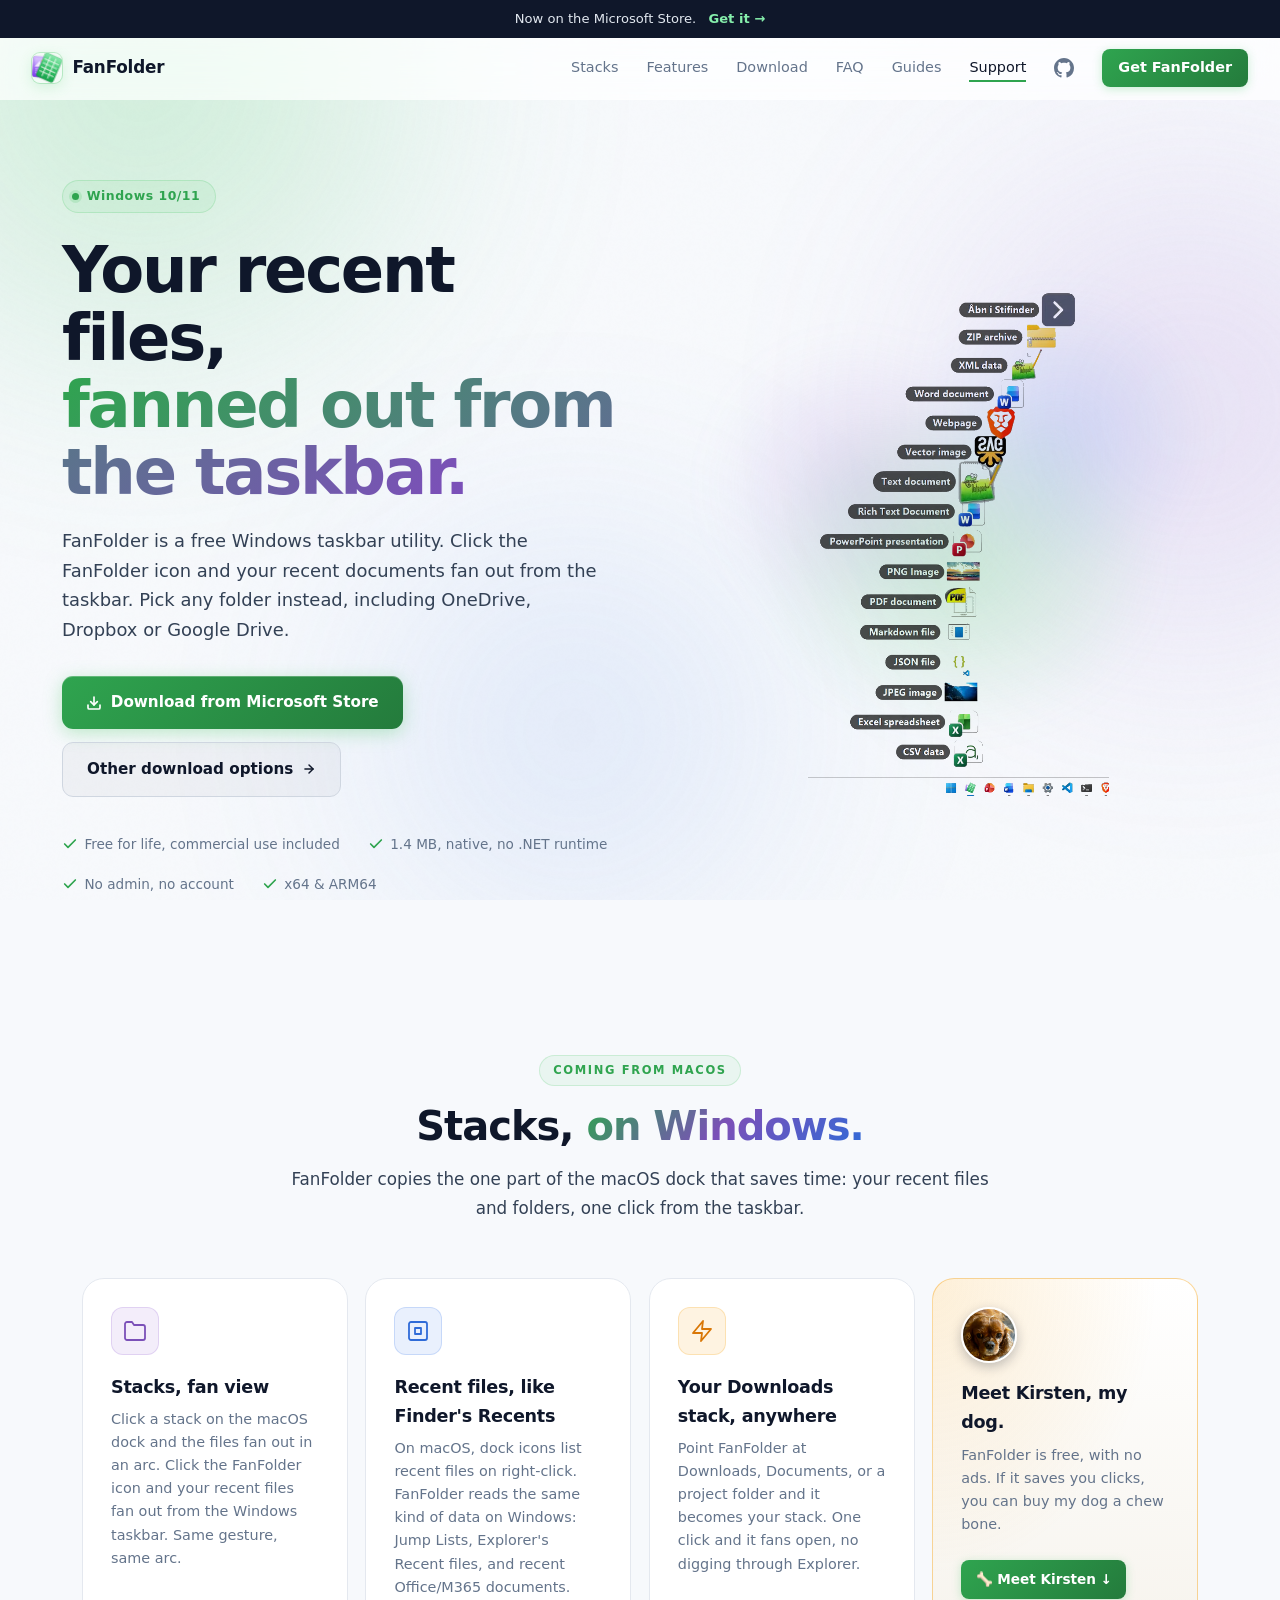
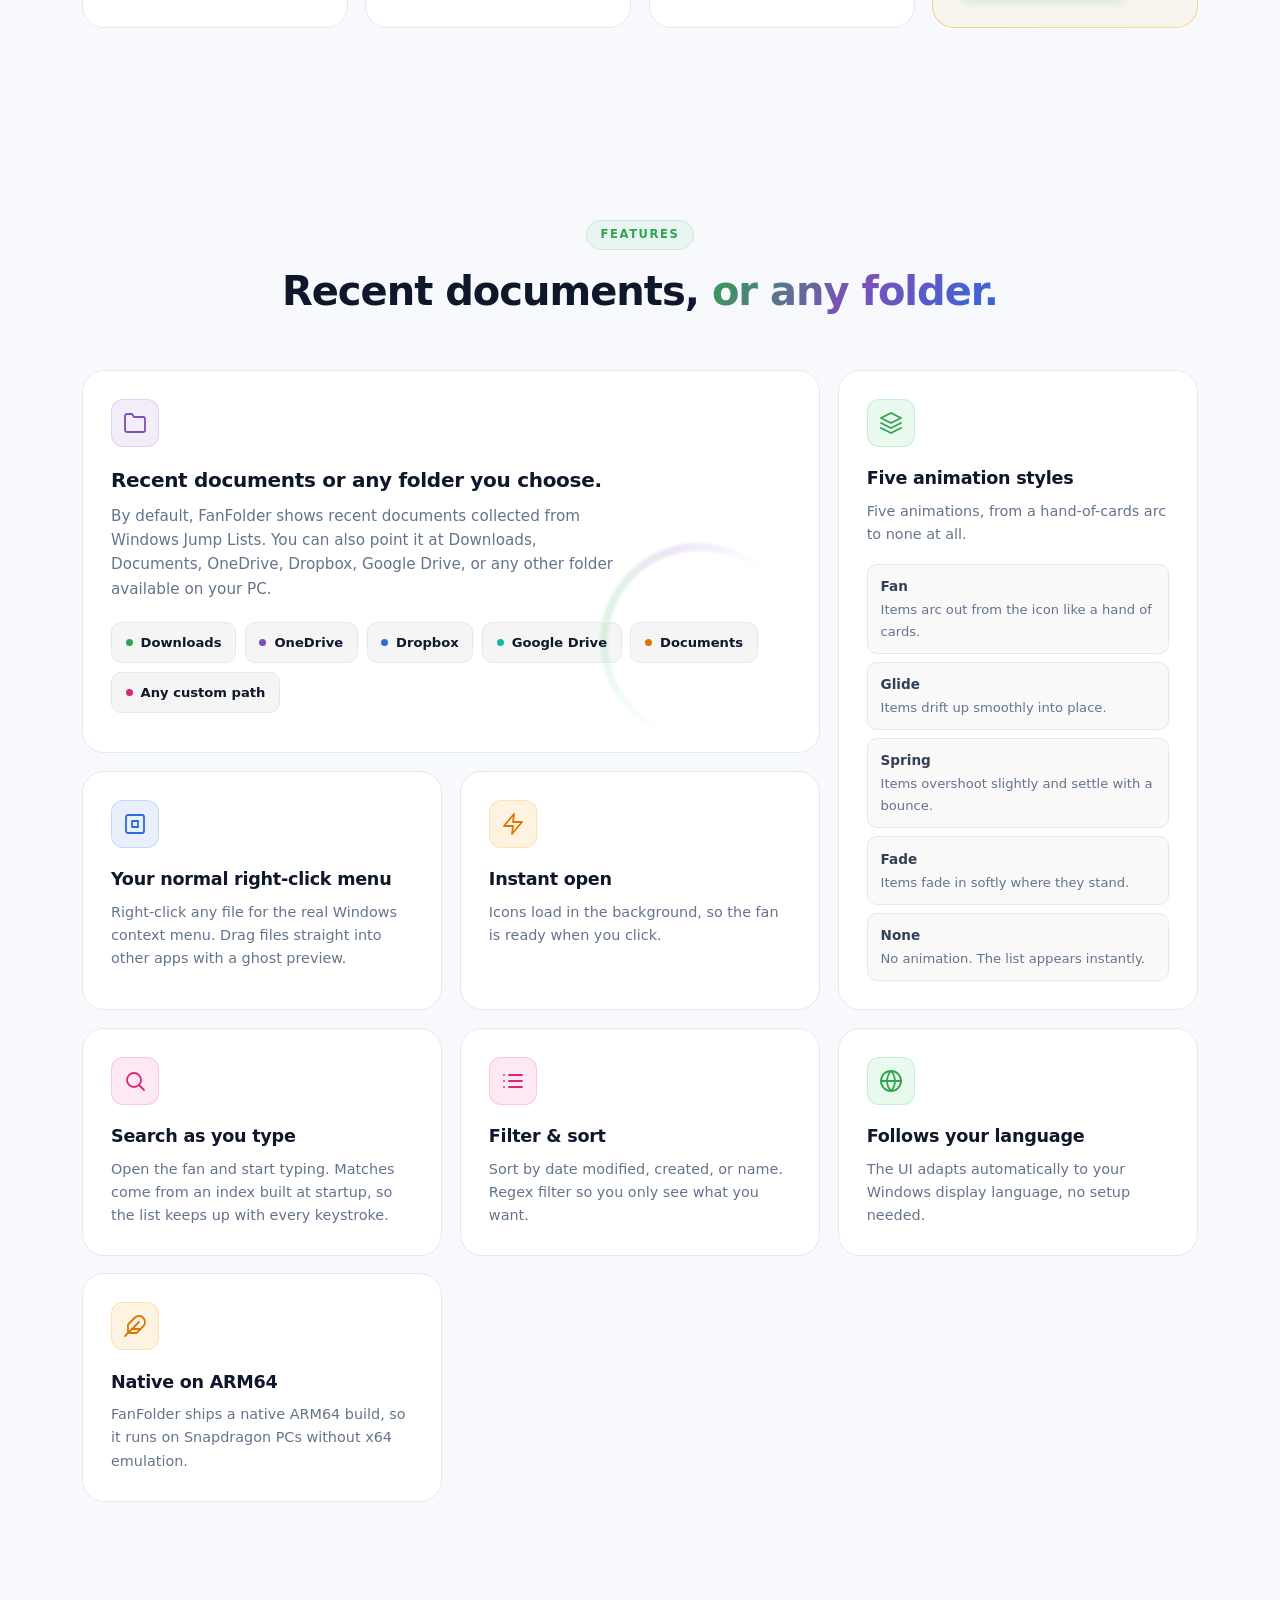
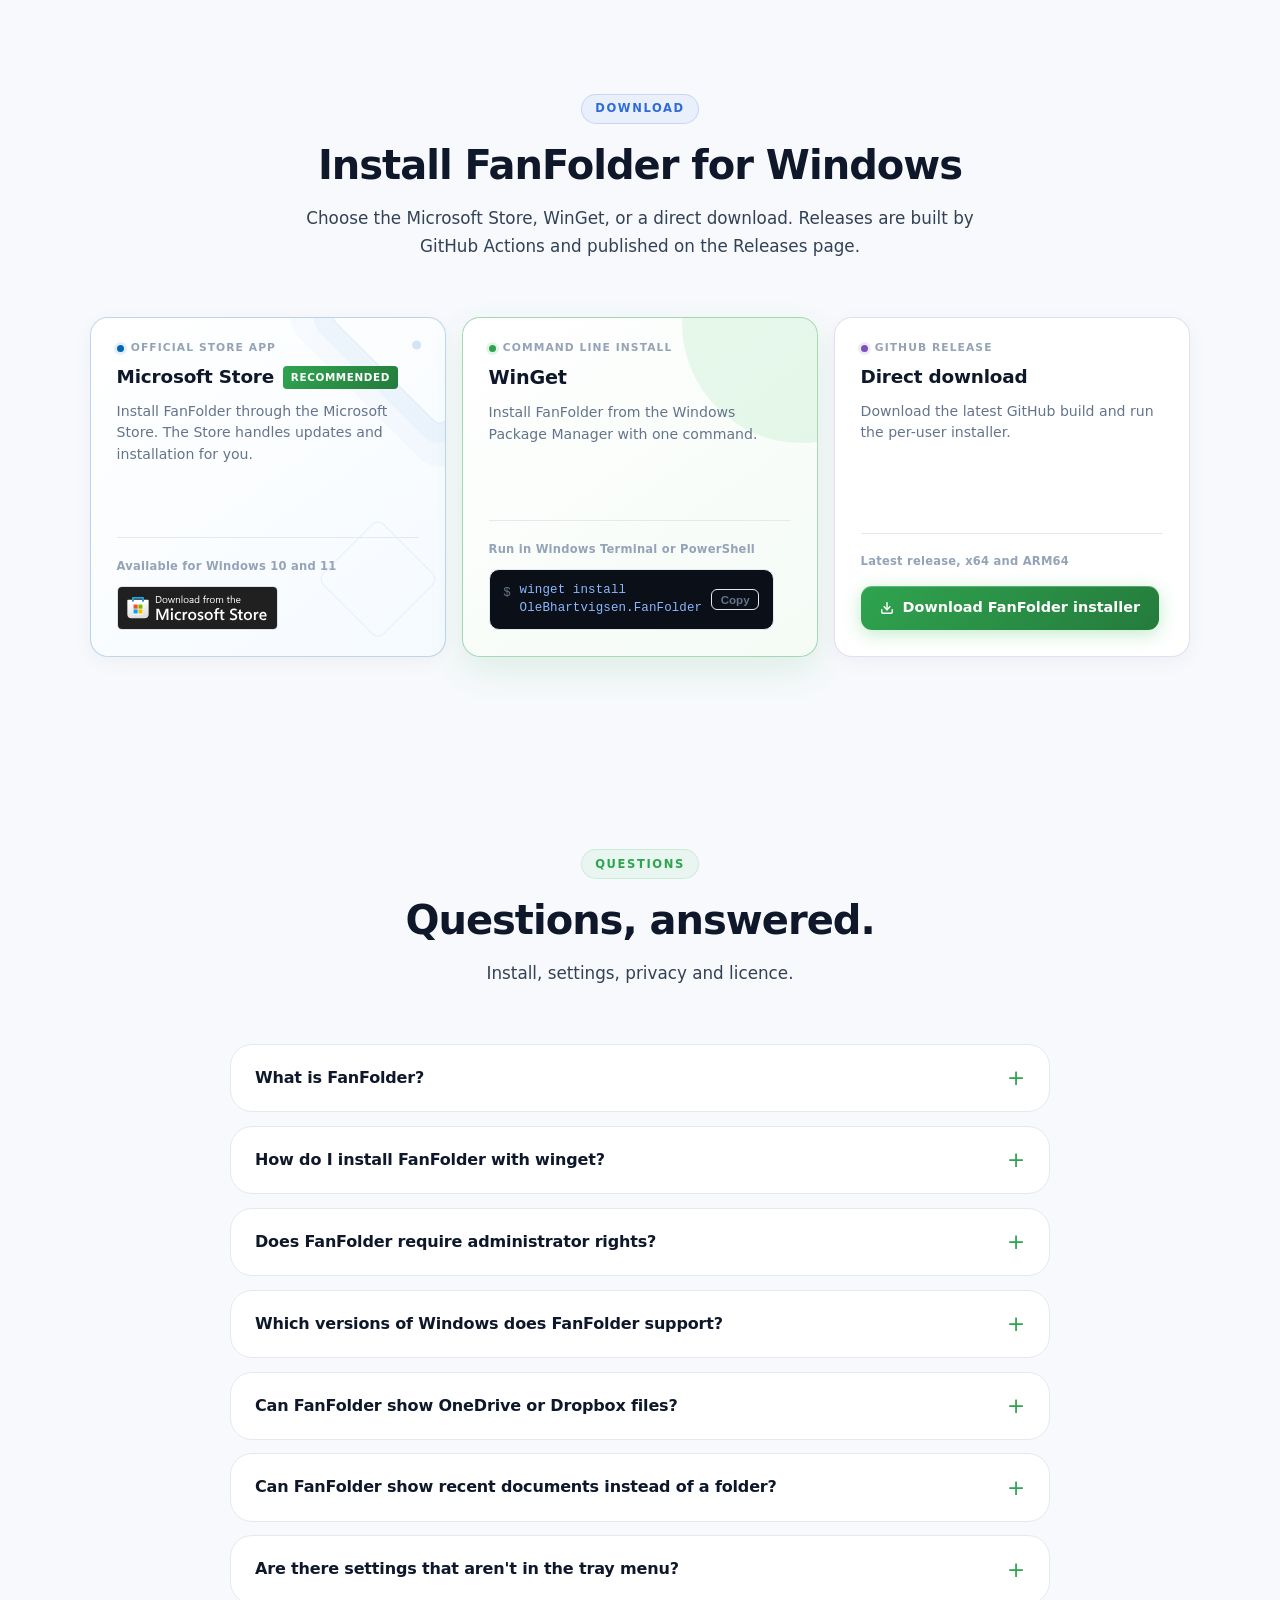
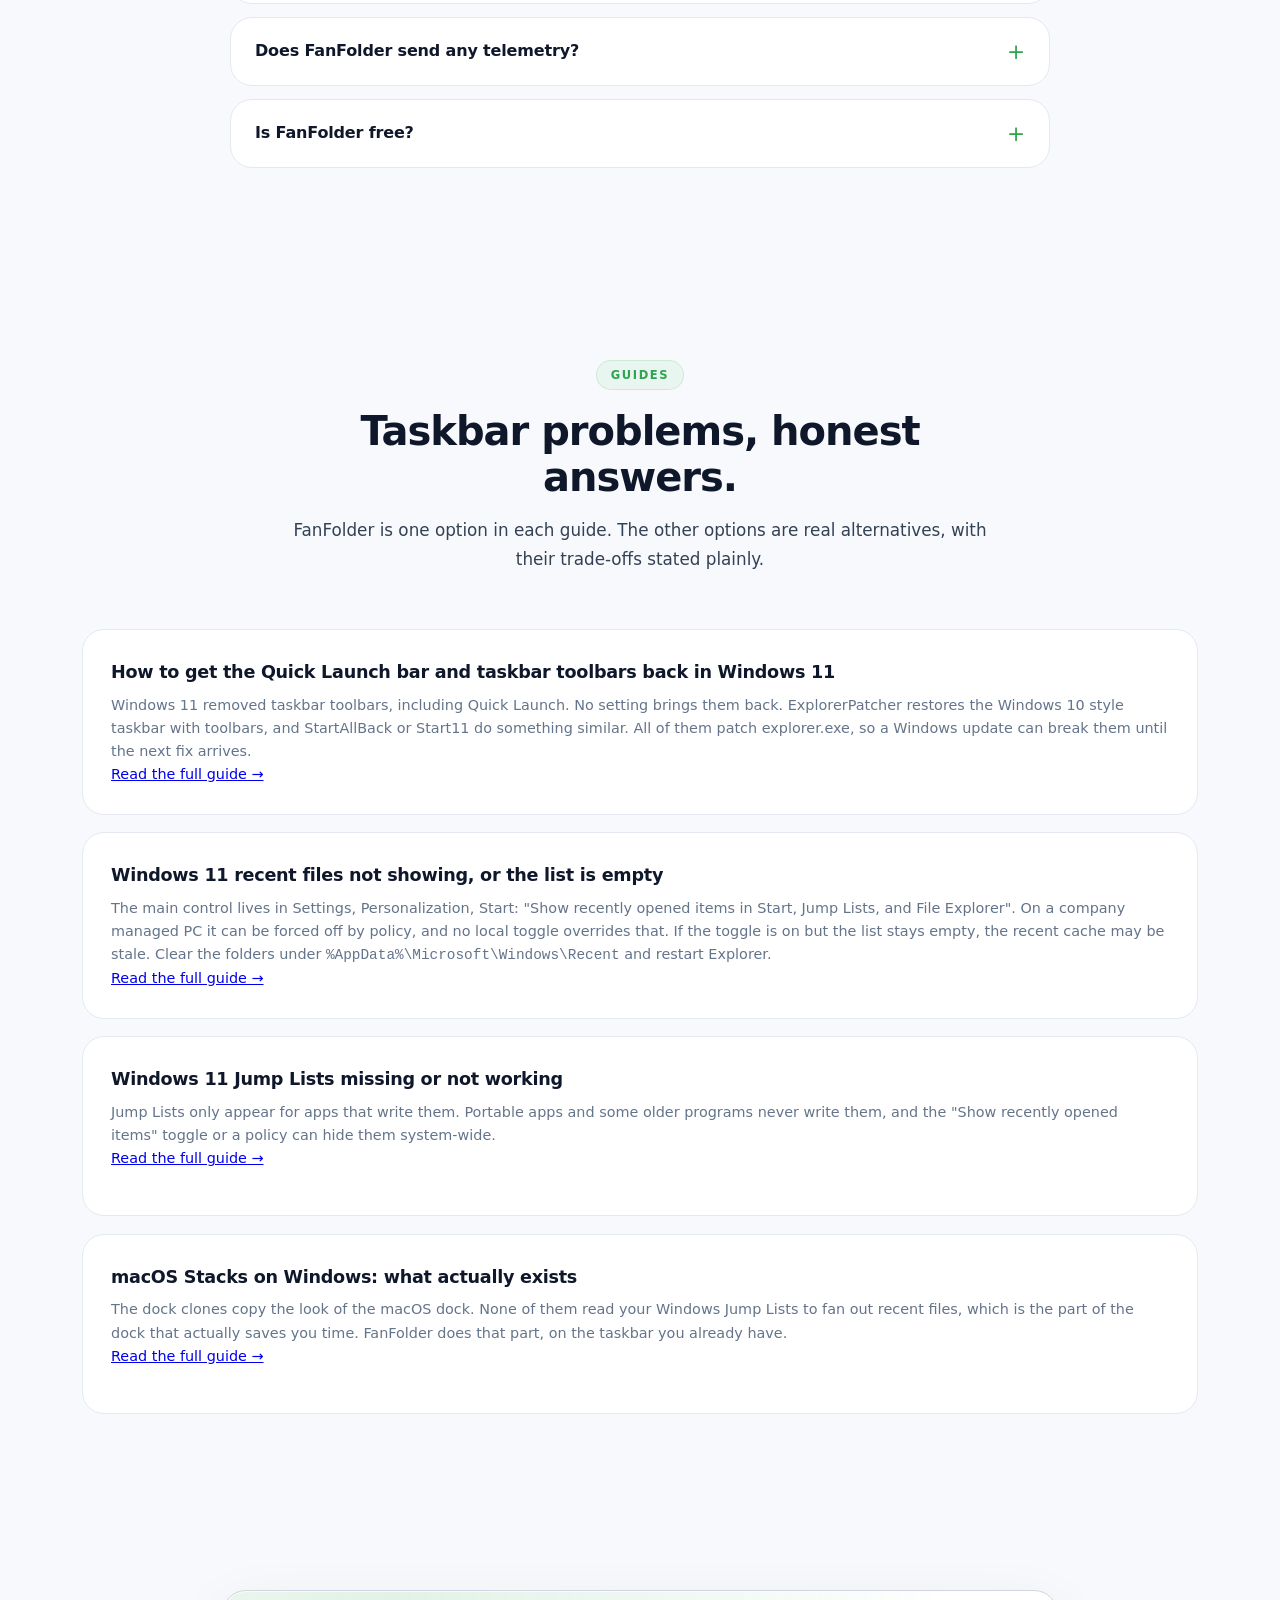
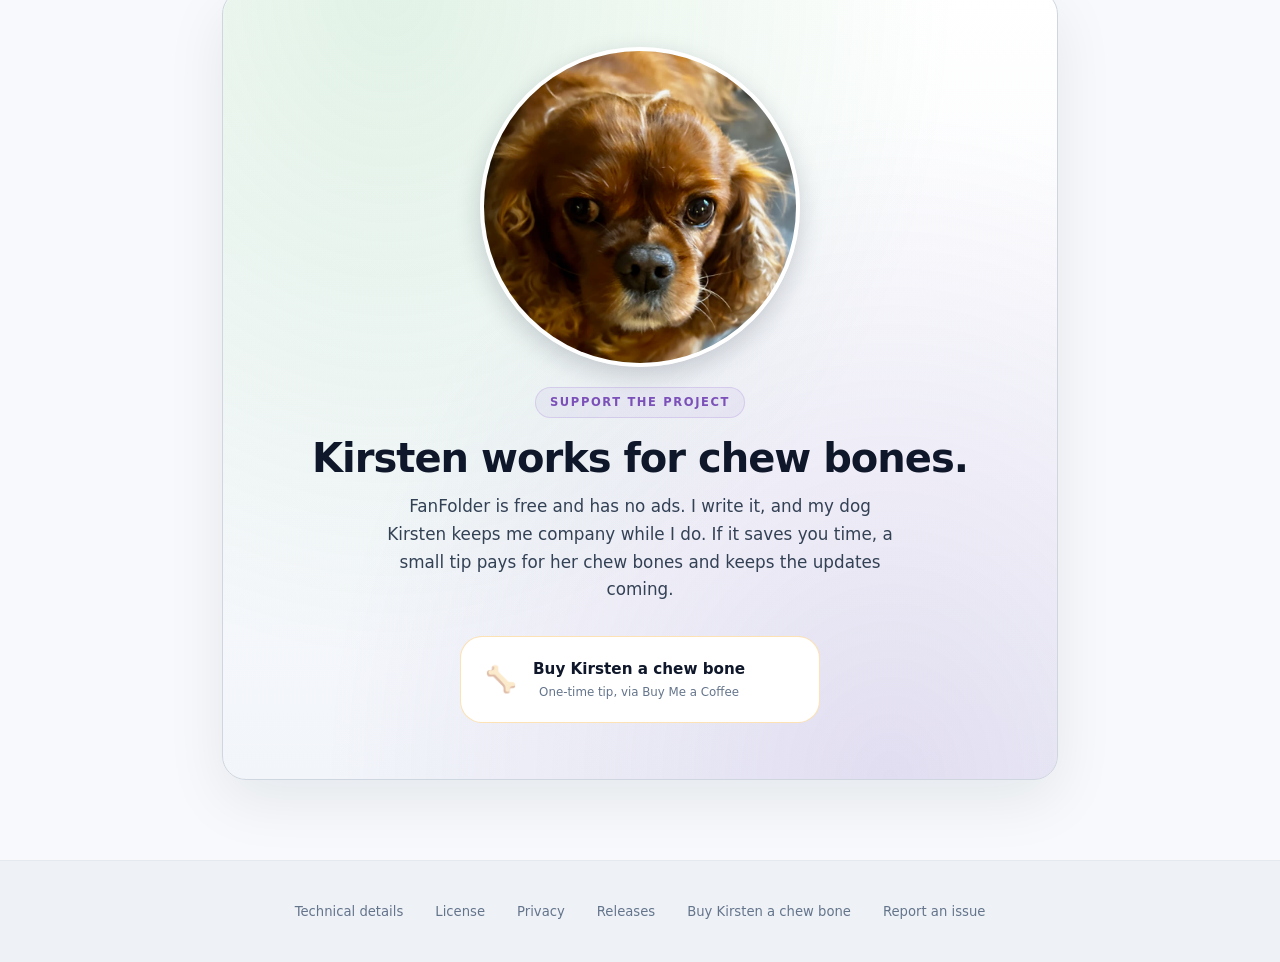
<file: index.html>
<!DOCTYPE html>
<html lang="en">
<head>
  <meta charset="UTF-8" />
  <meta name="viewport" content="width=device-width, initial-scale=1.0" />
  <title>FanFolder: recent files fanned out from your Windows taskbar</title>
  <meta name="description" content="Get the macOS Stacks experience on Windows 10/11. Click the FanFolder icon and recent files or any folder fan out from the taskbar. Free, native C++, no runtime." />
  <meta name="robots" content="index, follow" />
  <meta name="google-site-verification" content="nMYRQemaY09QO16GZcdxoyHzv7gSjUTvng0rrcjCX9g" />
  <link rel="canonical" href="https://olebhartvigsen.github.io/FanFolder/" />
  <meta property="og:title" content="FanFolder: recent files fanned out from your Windows taskbar" />
  <meta property="og:description" content="Get the macOS Stacks experience on Windows 10/11: click the icon and recent files or any folder fan out from the taskbar. Free, native C++." />
  <meta property="og:type" content="website" />
  <meta property="og:url" content="https://olebhartvigsen.github.io/FanFolder/" />
  <meta property="og:site_name" content="FanFolder" />
  <meta property="og:image" content="https://olebhartvigsen.github.io/FanFolder/social-card.png" />
  <meta property="og:image:width" content="1200" />
  <meta property="og:image:height" content="630" />
  <meta property="og:image:alt" content="FanFolder open on the Windows taskbar, fanning out recent files including Word, Excel and PDF documents" />
  <meta name="twitter:card" content="summary_large_image" />
  <meta name="twitter:title" content="FanFolder: recent files fanned out from your Windows taskbar" />
  <meta name="twitter:description" content="Get the macOS Stacks experience on Windows 10/11: recent files fan out from the taskbar in one click. Free, native C++." />
  <meta name="twitter:image" content="https://olebhartvigsen.github.io/FanFolder/social-card.png" />
  <meta name="twitter:image:alt" content="FanFolder open on the Windows taskbar, fanning out recent files including Word, Excel and PDF documents" />
  <link rel="icon" href="favicon.ico" sizes="any" />
  <link rel="icon" href="app.svg" type="image/svg+xml" />
  <script type="application/ld+json">
  {
    "@context": "https://schema.org",
    "@type": "SoftwareApplication",
    "name": "FanFolder",
    "description": "A free Windows taskbar utility for opening recent documents or files from any selected folder.",
    "url": "https://olebhartvigsen.github.io/FanFolder/",
    "sameAs": "https://github.com/olebhartvigsen/FanFolder",
    "image": "https://olebhartvigsen.github.io/FanFolder/icon.png",
    "downloadUrl": "https://github.com/olebhartvigsen/FanFolder/releases/latest/download/FanFolderSetup.exe",
    "softwareVersion": "1.5.0",
    "datePublished": "2026-08-24",
    "dateModified": "2026-11-25",
    "applicationCategory": "UtilitiesApplication",
    "operatingSystem": "Windows 10, Windows 11",
    "softwareRequirements": "Windows 10 version 2004 or later, or Windows 11; x64 or ARM64",
    "isAccessibleForFree": true,
    "featureList": [
      "Animated fan popup anchored to the Windows taskbar",
      "Recent documents and selected-folder access",
      "Windows shell context menu and drag-and-drop support",
      "Search as you type across the folder and its subfolders",
      "Configurable sorting, filtering, and animation styles"
    ],
    "author": {
      "@type": "Person",
      "name": "Ole Bülow Hartvigsen",
      "url": "https://github.com/olebhartvigsen"
    },
    "offers": {
      "@type": "Offer",
      "price": "0",
      "priceCurrency": "USD",
      "availability": "https://schema.org/InStock",
      "url": "https://olebhartvigsen.github.io/FanFolder/#download"
    }
  }
  </script>
  <script type="application/ld+json">
  {
    "@context": "https://schema.org",
    "@type": "FAQPage",
    "mainEntity": [
      {
        "@type": "Question",
        "name": "What is FanFolder?",
        "acceptedAnswer": {
          "@type": "Answer",
          "text": "FanFolder is a free Windows 10/11 taskbar utility that shows recent documents collected from Windows Jump Lists, or files and folders from a location you select. Click the FanFolder icon in the taskbar to open items quickly."
        }
      },
      {
        "@type": "Question",
        "name": "How do I install FanFolder with winget?",
        "acceptedAnswer": {
          "@type": "Answer",
          "text": "Open Windows Terminal or PowerShell and run winget install OleBhartvigsen.FanFolder. The Windows Package Manager installs the current version for your user."
        }
      },
      {
        "@type": "Question",
        "name": "Does FanFolder require administrator rights?",
        "acceptedAnswer": {
          "@type": "Answer",
          "text": "No. FanFolder installs per user."
        }
      },
      {
        "@type": "Question",
        "name": "Which versions of Windows does FanFolder support?",
        "acceptedAnswer": {
          "@type": "Answer",
          "text": "FanFolder supports Windows 10 version 2004 and later, and Windows 11. Release packages are available for both x64 and ARM64 computers."
        }
      },
      {
        "@type": "Question",
        "name": "Can FanFolder show OneDrive or Dropbox files?",
        "acceptedAnswer": {
          "@type": "Answer",
          "text": "Yes. Point FanFolder at any folder that is available on your computer, including locally synced OneDrive, Dropbox, and Google Drive folders."
        }
      },
      {
        "@type": "Question",
        "name": "Can FanFolder show recent documents instead of a folder?",
        "acceptedAnswer": {
          "@type": "Answer",
          "text": "By default FanFolder shows recent documents collected from Windows Jump Lists. The tray-icon Folder submenu offers three one-click recent sources: Recent files (the Windows Jump List recent list), Recent Explorer files (Explorer's own Recent list, stored as ::RecentFiles::) and Recent Office 365 documents (recent Office/Microsoft 365 files ordered by last-opened time). No registry editing is needed."
        }
      },
      {
        "@type": "Question",
        "name": "Are there settings that aren't in the tray menu?",
        "acceptedAnswer": {
          "@type": "Answer",
          "text": "Yes. The tray menu covers folder, sort order, item count, showing folders, including files from subfolders, filter as you type, file extensions, and the app version at the bottom. Two options are only available in the registry under HKCU\\SOFTWARE\\FanFolder: FilterRegex (a case-insensitive regular expression matched against filenames, for example \\.(pdf|docx?)$ shows only PDF and Word files; leave it empty to show everything) and AnimationStyle (Spring, Fan, Glide, Fade, or None). Edit them with regedit or PowerShell's Set-ItemProperty. See the README on GitHub for the full list of registry settings and PowerShell examples."
        }
      },
      {
        "@type": "Question",
        "name": "Does FanFolder send any telemetry?",
        "acceptedAnswer": {
          "@type": "Answer",
          "text": "FanFolder sends two anonymous events to the FanFolder Aptabase project in the EU: app_installed on the first successful launch after installation, and app_updated on the first launch after the app version changes. Both carry a random per-user id, the running version, CPU architecture, and the platform \"Windows\", never filenames, folder paths, or account details. app_updated also carries the previous and new version. They are sent in the background with a short timeout and ignored when offline. To opt out before launching, set HKCU\\SOFTWARE\\FanFolder\\TelemetryEnabled (DWORD) to 0. See the Privacy page for full details."
        }
      },
      {
        "@type": "Question",
        "name": "Is FanFolder free?",
        "acceptedAnswer": {
          "@type": "Answer",
          "text": "Yes. FanFolder is free for personal and commercial use forever. Optional support is appreciated but never required."
        }
      }
    ]
  }
  </script>
  <script defer src="https://cloud.umami.is/script.js" data-website-id="1afd585d-640c-496d-b32a-71bc1568fd94"></script>
  <style>
    *, *::before, *::after { box-sizing: border-box; margin: 0; padding: 0; }

    :root {
      --bg:       #f7f9fc;
      --bg2:      #eef2f7;
      --bg3:      #e3e9f1;
      --bg-card:  #ffffff;
      --border:   #e4e8ef;
      --border2:  #cfd6e0;

      --green:    #2FA44F;
      --green2:   #247B3C;
      --purple:   #7B50B8;
      --purple2:  #5F3B96;
      --blue:     #2F6BD8;
      --blue2:    #234fa8;
      --pink:     #db2777;
      --amber:    #d97706;

      --accent:   #2FA44F;
      --accent2:  #247B3C;

      --text:     #0f172a;
      --text2:    #334155;
      --muted:    #64748b;
      --muted2:   #94a3b8;

      --radius:   14px;
      --radius-lg: 22px;

      --grad-brand: linear-gradient(135deg, #2FA44F 0%, #7B50B8 50%, #2F6BD8 100%);
      --grad-green: linear-gradient(135deg, #2FA44F 0%, #247B3C 100%);
      --grad-purple: linear-gradient(135deg, #7B50B8 0%, #5F3B96 100%);
      --grad-blue: linear-gradient(135deg, #2F6BD8 0%, #234fa8 100%);
    }

    html { scroll-behavior: smooth; }

    body {
      background: var(--bg);
      color: var(--text);
      font-family: -apple-system, BlinkMacSystemFont, "Inter", "Segoe UI", system-ui, sans-serif;
      line-height: 1.65;
      overflow-x: hidden;
    }

    ::selection { background: rgba(47,164,79,.28); color: var(--text); }

    /* ── Animated blob backdrop ─────────────────────────────────────────── */
    .backdrop {
      position: fixed; inset: 0; z-index: -1;
      overflow: hidden; pointer-events: none;
    }
    .blob {
      position: absolute;
      border-radius: 50%;
      filter: blur(130px);
      opacity: .22;
      animation: blobFloat 22s ease-in-out infinite;
    }
    .blob.b1 { width: 520px; height: 520px; background: #4CC86A; top: -180px; left: -120px; }
    .blob.b2 { width: 460px; height: 460px; background: #9B6ED4; top: 20%; right: -140px; animation-delay: -7s; animation-duration: 27s; opacity: .18; }
    .blob.b3 { width: 380px; height: 380px; background: #4A82E8; top: 60%; left: 30%; animation-delay: -14s; animation-duration: 31s; opacity: .14; }
    @keyframes blobFloat {
      0%, 100% { transform: translate(0, 0) scale(1); }
      33%      { transform: translate(60px, -40px) scale(1.08); }
      66%      { transform: translate(-40px, 50px) scale(.94); }
    }
    .grain {
      position: fixed; inset: 0; z-index: -1; pointer-events: none;
      background: url("data:image/svg+xml,%3Csvg viewBox='0 0 200 200' xmlns='http://www.w3.org/2000/svg'%3E%3Cfilter id='n'%3E%3CfeTurbulence type='fractalNoise' baseFrequency='0.85' numOctaves='3' stitchTiles='stitch'/%3E%3C/filter%3E%3Crect width='100%25' height='100%25' filter='url(%23n)' opacity='.6'/%3E%3C/svg%3E");
      opacity: .025;
      mix-blend-mode: multiply;
    }

    /* ── Nav ──────────────────────────────────────────────────────────── */
    nav {
      position: sticky; top: 0; z-index: 100;
      background: rgba(255,255,255,.72);
      backdrop-filter: blur(18px) saturate(140%);
      -webkit-backdrop-filter: blur(18px) saturate(140%);
      border-bottom: 1px solid transparent;
      padding: 0 2rem;
      display: flex; align-items: center; justify-content: space-between;
      height: 62px;
      transition: border-color .25s, background .25s;
    }
    nav.scrolled {
      border-bottom-color: var(--border);
      background: rgba(255,255,255,.92);
    }
    .nav-logo {
      display: flex; align-items: center; gap: .65rem;
      font-weight: 700; font-size: 1.05rem;
      text-decoration: none; color: var(--text);
      letter-spacing: -.01em;
    }
    .nav-logo img {
      width: 30px; height: 30px; border-radius: 8px;
      box-shadow: 0 0 0 1px rgba(76,200,106,.3), 0 4px 14px rgba(76,200,106,.2);
    }
    .nav-links { display: flex; align-items: center; gap: 1.75rem; }
    .nav-links a {
      color: var(--muted); text-decoration: none;
      font-size: .9rem; font-weight: 500;
      transition: color .15s;
    }
    .nav-links a:hover { color: var(--text); }
    .nav-links .nav-icon {
      font-size: 1.1rem; line-height: 1;
      opacity: .7; transition: opacity .15s, transform .15s;
    }
    .nav-links .nav-icon:hover { opacity: 1; transform: scale(1.15); }
    .nav-cta {
      display: inline-flex; align-items: center; gap: .4rem;
      background: var(--grad-green);
      color: #fff !important;
      padding: .45rem 1rem;
      border-radius: 8px;
      font-weight: 600 !important;
      box-shadow: 0 2px 10px rgba(76,200,106,.3);
      transition: transform .15s, box-shadow .15s;
    }
    .nav-cta:hover { transform: translateY(-1px); box-shadow: 0 4px 16px rgba(76,200,106,.42); }

    /* ── Hero ─────────────────────────────────────────────────────────── */
    .hero {
      padding: 5rem 2rem 4rem;
      max-width: 1220px; margin: 0 auto;
      display: grid;
      grid-template-columns: 1.05fr .95fr;
      gap: 4rem;
      align-items: center;
      position: relative;
    }
    .hero-copy .eyebrow {
      display: inline-flex; align-items: center; gap: .5rem;
      font-size: .78rem; font-weight: 600;
      letter-spacing: .04em;
      color: var(--green);
      background: rgba(76,200,106,.08);
      border: 1px solid rgba(76,200,106,.22);
      border-radius: 99px;
      padding: .35rem .9rem .35rem .55rem;
      margin-bottom: 1.5rem;
    }
    .eyebrow .dot {
      width: 7px; height: 7px; border-radius: 50%;
      background: var(--green);
      box-shadow: 0 0 0 3px rgba(76,200,106,.2);
      animation: pulseDot 2.4s ease-in-out infinite;
    }
    @keyframes pulseDot {
      0%, 100% { box-shadow: 0 0 0 3px rgba(76,200,106,.15); }
      50%      { box-shadow: 0 0 0 6px rgba(76,200,106,.05); }
    }

    .hero h1 {
      font-size: clamp(2.4rem, 5.2vw, 4rem);
      font-weight: 800;
      letter-spacing: -.035em;
      line-height: 1.05;
      margin-bottom: 1.25rem;
    }
    .hero h1 .grad {
      background: var(--grad-brand);
      background-size: 200% 100%;
      -webkit-background-clip: text;
      -webkit-text-fill-color: transparent;
      background-clip: text;
      animation: gradShift 8s ease-in-out infinite;
    }
    @keyframes gradShift {
      0%, 100% { background-position: 0% 50%; }
      50%      { background-position: 100% 50%; }
    }
    .hero-copy p {
      font-size: 1.12rem;
      color: var(--text2);
      line-height: 1.65;
      margin-bottom: 2rem;
      max-width: 540px;
    }
    .btn-row { display: flex; gap: .85rem; flex-wrap: wrap; align-items: center; }
    .btn {
      display: inline-flex; align-items: center; gap: .55rem;
      padding: .85rem 1.5rem;
      border-radius: 11px;
      font-size: .95rem;
      font-weight: 600;
      text-decoration: none;
      transition: transform .15s, box-shadow .15s, background .15s, border-color .15s;
      position: relative;
      white-space: nowrap;
    }
    .btn:hover { transform: translateY(-2px); }
    .btn:active { transform: translateY(0); }
    .btn-primary {
      background: var(--grad-green);
      color: #fff;
      box-shadow: 0 4px 18px rgba(76,200,106,.35), inset 0 1px 0 rgba(255,255,255,.25);
    }
    .btn-primary:hover { box-shadow: 0 8px 28px rgba(76,200,106,.45), inset 0 1px 0 rgba(255,255,255,.3); }
    .btn-ghost {
      background: rgba(15,23,42,.035);
      color: var(--text);
      border: 1px solid var(--border2);
    }
    .btn-ghost:hover { background: rgba(15,23,42,.06); border-color: var(--muted2); }
    .trust-row {
      margin-top: 2.25rem;
      display: flex; flex-wrap: wrap;
      gap: 1.1rem 1.75rem;
      font-size: .85rem;
      color: var(--muted);
    }
    .trust-item {
      display: inline-flex; align-items: center; gap: .4rem;
    }
    .trust-item svg { width: 16px; height: 16px; stroke: var(--green); fill: none; stroke-width: 2.5; stroke-linecap: round; stroke-linejoin: round; flex-shrink: 0; }

    /* ── Hero visual (static fan mockup) ─────────────────────────────── */
    .hero-visual {
      position: relative;
      height: 520px;
      display: flex;
      align-items: center;
      justify-content: center;
    }
    .hv-glow {
      position: absolute; inset: 0;
      background:
        radial-gradient(ellipse 60% 50% at 50% 55%, rgba(76,200,106,.25), transparent 65%),
        radial-gradient(ellipse 40% 40% at 30% 40%, rgba(155,110,212,.2), transparent 70%),
        radial-gradient(ellipse 40% 40% at 70% 30%, rgba(74,130,232,.18), transparent 70%);
      filter: blur(20px);
      pointer-events: none;
    }
    .hv-video {
      position: relative;
      max-width: 100%;
      max-height: 100%;
      height: 100%;
      width: auto;
      object-fit: contain;
      background: transparent;
      display: block;
      mix-blend-mode: multiply;
    }
    .hv-stage {
      position: relative;
      width: 100%;
      height: 100%;
      display: flex;
      align-items: flex-end;
      justify-content: center;
    }
    .hv-fan {
      position: relative;
      width: 340px;
      height: 480px;
    }
    .hv-taskbar {
      position: absolute;
      bottom: 0; left: 50%;
      transform: translateX(-50%);
      width: 280px;
      height: 48px;
      background: linear-gradient(180deg, rgba(30,35,50,.85), rgba(20,24,36,.9));
      backdrop-filter: blur(12px);
      border: 1px solid rgba(255,255,255,.08);
      border-radius: 14px;
      box-shadow: 0 12px 40px rgba(0,0,0,.5), inset 0 1px 0 rgba(255,255,255,.05);
      display: flex; align-items: center; justify-content: center;
      gap: 10px;
      padding: 0 14px;
    }
    .hv-tb-ico {
      width: 28px; height: 28px;
      display: flex; align-items: center; justify-content: center;
      border-radius: 6px;
      opacity: .75;
    }
    .hv-tb-ff {
      width: 30px; height: 30px;
      border-radius: 7px;
      box-shadow: 0 0 0 1px rgba(76,200,106,.5), 0 0 18px rgba(76,200,106,.4);
      position: relative;
    }
    .hv-tb-ff::after {
      content: '';
      position: absolute;
      bottom: -8px; left: 50%;
      transform: translateX(-50%);
      width: 20px; height: 3px; border-radius: 2px;
      background: var(--green);
      box-shadow: 0 0 10px var(--green);
    }
    .hv-tb-ff img { width: 100%; height: 100%; border-radius: 7px; display: block; }

    /* Fan items arranged in arc above taskbar */
    .hv-item {
      position: absolute;
      display: flex; align-items: center; gap: 8px;
      flex-direction: row-reverse;
      opacity: 0;
      animation: hvItemIn 700ms cubic-bezier(0.23, 1, 0.32, 1) forwards;
    }
    @keyframes hvItemIn {
      from { opacity: 0; transform: translate(var(--sx), var(--sy)) scale(.2); }
      to   { opacity: 1; transform: translate(0, 0) scale(1); }
    }
    .hv-pill {
      background: rgba(20,25,36,.92);
      backdrop-filter: blur(8px);
      border: 1px solid rgba(255,255,255,.08);
      color: #f2f4f8;
      font-size: .72rem;
      font-weight: 500;
      padding: .3rem .6rem;
      border-radius: 6px;
      white-space: nowrap;
      box-shadow: 0 4px 14px rgba(0,0,0,.4);
    }
    .hv-ico {
      width: 42px; height: 42px;
      border-radius: 9px;
      display: flex; align-items: center; justify-content: center;
      font-size: .72rem; font-weight: 700; color: #fff;
      box-shadow: 0 6px 20px rgba(0,0,0,.45), inset 0 1px 0 rgba(255,255,255,.18);
      flex-shrink: 0;
      letter-spacing: -.02em;
    }
    .hv-ico.ext {
      position: absolute; right: -4px; bottom: -4px;
      width: 18px; height: 14px;
      border-radius: 3px;
      font-size: .5rem;
      background: rgba(0,0,0,.6);
      border: 1px solid rgba(255,255,255,.1);
    }

    /* ── Stats band ────────────────────────────────────────────────── */
    .stats {
      max-width: 1100px; margin: 1rem auto 0;
      padding: 0 2rem;
      display: grid;
      grid-template-columns: repeat(4, 1fr);
      gap: 1.25rem;
    }
    .stat {
      background: #ffffff;
      border: 1px solid var(--border);
      border-radius: var(--radius);
      padding: 1.25rem 1.35rem;
      backdrop-filter: blur(6px);
    }
    .stat-n {
      font-size: 1.65rem; font-weight: 800;
      letter-spacing: -.02em;
      background: var(--grad-brand);
      -webkit-background-clip: text;
      -webkit-text-fill-color: transparent;
      background-clip: text;
    }
    .stat-l {
      font-size: .8rem;
      color: var(--muted);
      margin-top: .15rem;
    }

    /* ── Section framing ──────────────────────────────────────────── */
    .section-wrap { padding: 6rem 2rem; max-width: 1180px; margin: 0 auto; }
    .section-label {
      display: inline-flex; align-items: center; gap: .4rem;
      font-size: .72rem; font-weight: 700;
      letter-spacing: .14em; text-transform: uppercase;
      color: var(--green);
      background: rgba(76,200,106,.08);
      border: 1px solid rgba(76,200,106,.2);
      border-radius: 99px;
      padding: .3rem .85rem;
      margin-bottom: 1.1rem;
    }
    .section-label.p { color: var(--purple); background: rgba(155,110,212,.08); border-color: rgba(155,110,212,.22); }
    .section-label.b { color: var(--blue);   background: rgba(74,130,232,.08);  border-color: rgba(74,130,232,.22); }
    .section-head { text-align: center; max-width: 720px; margin: 0 auto 3.5rem; }
    .section-head h2 { text-align: center; }
    h2 {
      font-size: clamp(1.8rem, 3.4vw, 2.5rem);
      font-weight: 800;
      letter-spacing: -.025em;
      line-height: 1.15;
      margin-bottom: 1rem;
    }
    .section-sub {
      color: var(--text2);
      font-size: 1.05rem;
      line-height: 1.7;
    }

    /* ── Bento feature grid ───────────────────────────────────────── */
    .bento {
      display: grid;
      grid-template-columns: repeat(6, 1fr);
      grid-auto-rows: minmax(180px, auto);
      gap: 1.1rem;
    }
    .bento-card {
      position: relative;
      background: var(--bg-card);
      border: 1px solid var(--border);
      border-radius: var(--radius-lg);
      padding: 1.75rem;
      overflow: hidden;
      transition: transform .25s, border-color .25s, box-shadow .25s;
    }
    .bento-card::before {
      content: '';
      position: absolute; inset: 0;
      background: radial-gradient(circle at var(--mx, 50%) var(--my, 0%), rgba(47,164,79,.08), transparent 40%);
      opacity: 0;
      transition: opacity .3s;
      pointer-events: none;
    }
    .bento-card:hover { transform: translateY(-3px); border-color: var(--border2); box-shadow: 0 12px 32px rgba(15,23,42,.08); }
    .bento-card:hover::before { opacity: 1; }
    .bento-card.wide { grid-column: span 4; }
    .bento-card.tall { grid-column: span 2; grid-row: span 2; }
    .bento-card.med  { grid-column: span 2; }
    .bento-card.full { grid-column: span 6; }

    .bc-icon {
      width: 48px; height: 48px;
      border-radius: 12px;
      display: flex; align-items: center; justify-content: center;
      margin-bottom: 1.1rem;
      position: relative;
    }
    .bc-icon svg { width: 24px; height: 24px; fill: none; stroke-width: 1.8; stroke-linecap: round; stroke-linejoin: round; }
    .bc-g { background: rgba(76,200,106,.12);  border: 1px solid rgba(76,200,106,.22); }
    .bc-g svg { stroke: var(--green); }
    .bc-p { background: rgba(155,110,212,.12); border: 1px solid rgba(155,110,212,.22); }
    .bc-p svg { stroke: var(--purple); }
    .bc-b { background: rgba(74,130,232,.12);  border: 1px solid rgba(74,130,232,.22); }
    .bc-b svg { stroke: var(--blue); }
    .bc-a { background: rgba(245,158,11,.12);  border: 1px solid rgba(245,158,11,.22); }
    .bc-a svg { stroke: var(--amber); }
    .bc-k { background: rgba(236,72,153,.12);  border: 1px solid rgba(236,72,153,.22); }
    .bc-k svg { stroke: var(--pink); }

    .bento-card h3 {
      font-size: 1.1rem;
      font-weight: 700;
      letter-spacing: -.015em;
      margin-bottom: .4rem;
    }
    .bento-card p {
      font-size: .9rem;
      color: var(--muted);
      line-height: 1.6;
    }
    .bento-card.wide h3 { font-size: 1.25rem; }
    .bento-card.wide p  { font-size: .95rem; max-width: 520px; }

    /* visual decoration inside the wide card */
    .bc-visual {
      position: absolute;
      right: -20px; bottom: -30px;
      opacity: .6;
      pointer-events: none;
    }
    .bc-visual .arc {
      width: 280px; height: 280px;
      border-radius: 50%;
      background: conic-gradient(from 200deg, transparent 0%, rgba(76,200,106,.3) 25%, rgba(155,110,212,.3) 40%, transparent 55%);
      mask: radial-gradient(circle at center, transparent 45%, #000 47%, #000 49%, transparent 51%);
      -webkit-mask: radial-gradient(circle at center, transparent 45%, #000 47%, #000 49%, transparent 51%);
    }

    /* tall card inner list visual */
    .tall-list {
      margin-top: 1.2rem;
      display: flex; flex-direction: column; gap: .55rem;
    }
    .tall-list .chip {
      font-size: .78rem;
      background: rgba(15,23,42,.04);
      border: 1px solid var(--border);
      border-radius: 8px;
      padding: .55rem .75rem;
      display: flex; align-items: center; gap: .55rem;
      color: var(--text2);
    }
    .tall-list .chip .dot {
      width: 7px; height: 7px; border-radius: 50%;
    }
    .tall-list .chip:nth-child(1) .dot { background: var(--green); }
    .tall-list .chip:nth-child(2) .dot { background: var(--purple); }
    .tall-list .chip:nth-child(3) .dot { background: var(--blue); }
    .tall-list .chip:nth-child(4) .dot { background: var(--amber); }
    .tall-list .chip:nth-child(5) .dot { background: var(--pink); }

    /* flagship "any folder / any cloud" chip row */
    .any-row {
      margin-top: 1.3rem;
      display: flex; flex-wrap: wrap; gap: .55rem;
      position: relative; z-index: 1;
    }
    .any-row .chip {
      font-size: .82rem; font-weight: 600;
      background: rgba(15,23,42,.04);
      border: 1px solid var(--border);
      border-radius: 10px;
      padding: .55rem .85rem;
      display: inline-flex; align-items: center; gap: .5rem;
      color: var(--text);
      transition: border-color .2s, transform .2s, background .2s;
    }
    .any-row .chip:hover { transform: translateY(-2px); border-color: var(--border2); background: #ffffff; }
    .any-row .chip .g { width: 7px; height: 7px; border-radius: 50%; flex-shrink: 0; }
    .any-row .chip:nth-child(1) .g { background: var(--green); }
    .any-row .chip:nth-child(2) .g { background: var(--purple); }
    .any-row .chip:nth-child(3) .g { background: var(--blue); }
    .any-row .chip:nth-child(4) .g { background: #14b8a6; }
    .any-row .chip:nth-child(5) .g { background: var(--amber); }
    .any-row .chip:nth-child(6) .g { background: var(--pink); }

    /* animation strip in tall card: vertical stack */
    .bento-card.tall .anim-strip {
      grid-template-columns: 1fr;
      gap: .5rem;
      margin-top: 1.1rem;
    }
    .bento-card.tall .anim-chip {
      text-align: left;
      padding: .65rem .8rem;
      display: flex; align-items: center; justify-content: space-between;
    }
    .bento-card.tall .anim-chip small { margin-top: 0; }

    /* Animation styles mini preview (full card) */
    .anim-strip {
      margin-top: 1.5rem;
      display: grid;
      grid-template-columns: repeat(5, 1fr);
      gap: .75rem;
    }
    .anim-chip {
      background: rgba(15,23,42,.025);
      border: 1px solid var(--border);
      border-radius: 10px;
      padding: .9rem .75rem;
      text-align: center;
      font-size: .82rem;
      font-weight: 600;
      color: var(--text2);
      transition: border-color .2s, transform .2s;
    }
    .anim-chip:hover { border-color: var(--green); transform: translateY(-2px); color: var(--green); }
    .anim-chip small {
      display: block;
      font-size: .68rem;
      font-weight: 500;
      color: var(--muted);
      margin-top: .15rem;
    }

    /* ── Download ──────────────────────────────────────────────────── */
    .download-grid {
      display: grid;
      grid-template-columns: repeat(3, minmax(0, 1fr));
      gap: 1rem;
      max-width: 1100px; margin: 0 auto;
      align-items: stretch;
    }
    .download-card {
      position: relative;
      min-width: 0;
      min-height: 340px;
      background: var(--bg-card);
      border: 1px solid var(--border);
      border-radius: 18px;
      padding: 1.6rem;
      display: flex; flex-direction: column; gap: .5rem;
      box-shadow: 0 5px 20px rgba(15,23,42,.045);
      transition: border-color .2s, box-shadow .2s, transform .2s;
    }
    .download-card:hover { border-color: var(--border2); transform: translateY(-2px); box-shadow: 0 10px 30px rgba(15,23,42,.08); }
    .download-card h3 { font-size: 1.15rem; font-weight: 700; display: flex; align-items: center; gap: .55rem; letter-spacing: -.01em; }
    .download-card p { font-size: .88rem; line-height: 1.55; color: var(--muted); margin: 0; }
    .download-card .btn { align-self: flex-start; margin-top: .25rem; font-size: .9rem; padding: .65rem 1.2rem; }
    .download-kicker {
      display: flex; align-items: center; gap: .45rem;
      color: var(--muted2);
      font-size: .67rem; font-weight: 700;
      letter-spacing: .1em; line-height: 1;
      text-transform: uppercase;
    }
    .method-dot { width: 7px; height: 7px; border-radius: 50%; flex: 0 0 auto; }
    .store-dot { background: #0067b8; box-shadow: 0 0 0 3px rgba(0,103,184,.1); }
    .winget-dot { background: var(--green); box-shadow: 0 0 0 3px rgba(47,164,79,.12); }
    .direct-dot { background: var(--purple); box-shadow: 0 0 0 3px rgba(123,80,184,.12); }
    .download-card.store-card {
      overflow: hidden;
      background:
        radial-gradient(circle at 92% 8%, rgba(0,103,184,.16) 0 4px, transparent 5px),
        radial-gradient(circle at 82% 18%, rgba(0,103,184,.1) 0 3px, transparent 4px),
        linear-gradient(145deg, #ffffff 0%, #f5faff 100%);
      border-color: rgba(0,95,184,.25);
    }
    .download-card.store-card:hover { border-color: rgba(0,95,184,.55); }
    .store-card::before,
    .store-card::after {
      content: '';
      position: absolute;
      pointer-events: none;
      transform: rotate(45deg);
      border: 1px solid rgba(0,103,184,.12);
      border-radius: 8px;
    }
    .store-card::before {
      width: 155px; height: 155px;
      right: -72px; top: -78px;
      box-shadow: 0 0 0 18px rgba(0,103,184,.035), 0 0 0 36px rgba(0,103,184,.025);
    }
    .store-card::after {
      width: 86px; height: 86px;
      right: 24px; bottom: 34px;
      opacity: .65;
    }
    .store-card > * { position: relative; z-index: 1; }
    .download-card-action {
      display: flex;
      flex-direction: column;
      align-items: flex-start;
      gap: .65rem;
      margin-top: auto;
      padding-top: 1.15rem;
      border-top: 1px solid var(--border);
    }
    .download-action-label {
      color: var(--muted2);
      font-size: .72rem;
      font-weight: 600;
      letter-spacing: .02em;
    }
    .store-badge {
      display: block;
      width: min(100%, 178px);
      height: auto;
    }
    .store-badge-link { display: inline-block; line-height: 0; }
    .download-card.winget-card {
      overflow: hidden;
      background: linear-gradient(145deg, #ffffff 0%, #f4fbf5 100%);
      border-color: rgba(47,164,79,.42);
      box-shadow: 0 14px 34px rgba(47,164,79,.12);
    }
    .winget-card::before {
      content: '';
      position: absolute;
      width: 240px; height: 240px;
      right: -105px; top: -115px;
      border-radius: 50%;
      background: rgba(76,200,106,.12);
      pointer-events: none;
    }
    .winget-card > * { position: relative; z-index: 1; }
    .winget-card h3 { font-size: 1.2rem; }
    .download-card.direct-card {
      border-color: rgba(123,80,184,.2);
    }
    .download-card.direct-card:hover { border-color: rgba(123,80,184,.5); }
    .tag {
      font-size: .65rem; font-weight: 700;
      background: var(--grad-green);
      color: #fff;
      border-radius: 4px;
      padding: .18rem .5rem;
      letter-spacing: .06em;
      text-transform: uppercase;
    }
    .winget-cmd {
      display: grid;
      grid-template-columns: auto minmax(0, 1fr) auto;
      align-items: center;
      column-gap: .55rem;
      background: #0b0f18;
      border: 1px solid var(--border);
      border-radius: 10px;
      padding: .75rem .85rem;
      font-family: "Cascadia Code", "Fira Code", "SF Mono", "Consolas", monospace;
      font-size: .78rem;
      color: #8ab8ff;
      letter-spacing: .01em;
      user-select: all;
    }
    .winget-cmd::before {
      content: '$';
      grid-column: 1;
      grid-row: 1 / span 2;
      align-self: start;
      margin-top: .08rem;
      color: var(--muted);
    }
    .winget-command-text {
      grid-column: 2;
      grid-row: 1 / span 2;
      display: flex;
      min-width: 0;
      flex-direction: column;
      gap: .1rem;
      line-height: 1.35;
    }
    .winget-command-text span { display: block; white-space: nowrap; }
    .copy-btn {
      grid-column: 3;
      grid-row: 1 / span 2;
      align-self: center;
      background: transparent; border: 1px solid var(--border);
      color: var(--muted);
      font-size: .72rem; font-weight: 600;
      padding: .22rem .55rem; border-radius: 6px;
      cursor: pointer;
      transition: all .15s;
    }
    .copy-btn:hover { color: var(--green); border-color: var(--green); }
    .copy-btn.done { color: var(--green); border-color: var(--green); }

    /* ── Steps ─────────────────────────────────────────────────────── */
    .steps {
      display: grid;
      grid-template-columns: repeat(2, 1fr);
      gap: 1rem;
      max-width: 960px; margin: 0 auto;
    }
    .step {
      display: flex; gap: 1.15rem; align-items: flex-start;
      padding: 1.5rem;
      background: var(--bg-card);
      border: 1px solid var(--border);
      border-radius: var(--radius-lg);
      transition: border-color .2s, transform .2s;
    }
    .step:hover { border-color: var(--border2); transform: translateY(-2px); }
    .step-num {
      flex-shrink: 0;
      width: 38px; height: 38px;
      background: var(--grad-green);
      border-radius: 50%;
      display: flex; align-items: center; justify-content: center;
      font-weight: 800; font-size: .9rem;
      box-shadow: 0 4px 14px rgba(76,200,106,.35), inset 0 1px 0 rgba(255,255,255,.25);
      color: #fff;
    }
    .step:nth-child(2) .step-num { background: var(--grad-purple); box-shadow: 0 4px 14px rgba(155,110,212,.35), inset 0 1px 0 rgba(255,255,255,.25); }
    .step:nth-child(3) .step-num { background: var(--grad-blue);   box-shadow: 0 4px 14px rgba(74,130,232,.35),  inset 0 1px 0 rgba(255,255,255,.25); }
    .step:nth-child(4) .step-num { background: linear-gradient(135deg, #f59e0b, #d97706); box-shadow: 0 4px 14px rgba(245,158,11,.35), inset 0 1px 0 rgba(255,255,255,.25); }
    .step-body h3 { font-size: 1.02rem; font-weight: 700; margin-bottom: .3rem; letter-spacing: -.01em; }
    .step-body p  { font-size: .9rem; color: var(--muted); line-height: 1.6; }
    .step-body code {
      font-family: "Cascadia Code", "Fira Code", "SF Mono", "Consolas", monospace;
      font-size: .82em;
      background: var(--bg3);
      padding: .12rem .4rem;
      border-radius: 4px;
      color: #8ab8ff;
    }

    /* ── Final CTA ─────────────────────────────────────────────────── */
    .final-cta {
      max-width: 900px; margin: 0 auto;
      padding: 5rem 2rem 5rem;
      text-align: center;
      position: relative;
    }
    .final-cta-box {
      background:
        radial-gradient(ellipse at 20% 0%, rgba(47,164,79,.14), transparent 60%),
        radial-gradient(ellipse at 80% 100%, rgba(123,80,184,.14), transparent 60%),
        linear-gradient(180deg, #ffffff, #f2f5fa);
      border: 1px solid var(--border2);
      border-radius: 24px;
      padding: 3.5rem 2rem;
      box-shadow: 0 20px 60px rgba(15,23,42,.08), inset 0 1px 0 rgba(255,255,255,.7);
    }
    .final-cta .kirsten { width: 320px; height: 320px; max-width: 70%; border-radius: 50%; object-fit: cover; border: 4px solid #fff; box-shadow: 0 8px 24px rgba(15,23,42,.18); margin: 0 auto 1.25rem; display: block; }
    .bento.four { grid-template-columns: repeat(4, 1fr); }
    .bento.four .bento-card.med { grid-column: span 1; }
    .kirsten-card { display: flex; flex-direction: column; text-decoration: none; color: inherit; border-color: rgba(245,158,11,.4); background: radial-gradient(ellipse at 0% 0%, rgba(245,158,11,.16), transparent 60%), linear-gradient(180deg, #fff, #f7f4ee); }
    .kirsten-card img { width: 56px; height: 56px; object-fit: cover; border-radius: 50%; margin-bottom: 1rem; border: 2px solid #fff; box-shadow: 0 4px 12px rgba(15,23,42,.25); }
    .kirsten-card p { flex: 1; }
    .kc-btn { margin-top: .75rem; align-self: flex-start; font-weight: 600; font-size: .85rem; padding: .5rem .9rem; border-radius: 8px; background: var(--grad-green); color: #fff; box-shadow: 0 2px 10px rgba(76,200,106,.3); }
    @media (max-width: 960px) { .bento.four { grid-template-columns: repeat(2, 1fr); } .bento.four .bento-card.med { grid-column: span 1; } }
    @media (max-width: 640px) { .bento.four { grid-template-columns: 1fr; } }
    .final-cta h2 { margin-bottom: .75rem; }
    .final-cta p {
      color: var(--text2);
      font-size: 1.05rem;
      margin-bottom: 2rem;
      max-width: 520px; margin-left: auto; margin-right: auto;
    }

    /* ── Support ──────────────────────────────────────────────────── */
    .support-cards {
      display: grid; grid-template-columns: minmax(0, 360px); gap: 1rem;
      max-width: 360px; margin: 0 auto;
    }
    .support-card {
      display: flex; align-items: center; gap: 1rem;
      padding: 1.25rem 1.5rem;
      background: var(--bg-card);
      border: 1px solid var(--border);
      border-radius: var(--radius-lg);
      text-decoration: none;
      color: var(--text);
      font-weight: 600;
      font-size: .95rem;
      transition: all .2s;
    }
    .support-card:hover { transform: translateY(-3px); box-shadow: 0 12px 30px rgba(15,23,42,.1); }
    .support-card.bmc { border-color: rgba(245,158,11,.3); }
    .support-card.bmc:hover { border-color: rgba(245,158,11,.6); background: linear-gradient(135deg, rgba(245,158,11,.08), transparent); }
    .support-card .s-icon { font-size: 1.6rem; line-height: 1; }
    .support-card .s-label { display: flex; flex-direction: column; gap: .05rem; }
    .support-card .s-label small { font-size: .74rem; color: var(--muted); font-weight: 400; }

    /* ── FAQ ─────────────────────────────────────────────────────── */
    .faq-list { max-width: 820px; margin: 0 auto; display: grid; gap: .85rem; }
    .faq-item {
      background: var(--bg-card);
      border: 1px solid var(--border);
      border-radius: var(--radius-lg);
      padding: 1.25rem 1.5rem;
      transition: border-color .2s, box-shadow .2s;
    }
    .faq-item[open] { border-color: var(--border2); box-shadow: 0 8px 24px rgba(15,23,42,.06); }
    .faq-item summary {
      display: flex; align-items: center; justify-content: space-between; gap: 1rem;
      cursor: pointer; list-style: none;
      font-size: 1rem; font-weight: 700; letter-spacing: -.01em;
    }
    .faq-item summary::-webkit-details-marker { display: none; }
    .faq-item summary::after {
      content: '+'; color: var(--green); font-size: 1.35rem; font-weight: 400;
      line-height: 1; flex-shrink: 0;
    }
    .faq-item[open] summary::after { content: '−'; }
    .faq-item p {
      margin-top: .75rem; color: var(--muted); font-size: .95rem; line-height: 1.65;
    }

    /* ── Footer ──────────────────────────────────────────────────── */
    footer {
      border-top: 1px solid var(--border);
      padding: 2.5rem 2rem;
      text-align: center;
      font-size: .825rem;
      color: var(--muted);
      background: var(--bg2);
    }
    footer a { color: var(--muted); text-decoration: none; transition: color .15s; }
    footer a:hover { color: var(--text); }
    .footer-links { display: flex; gap: 2rem; justify-content: center; flex-wrap: wrap; }

    /* ── Scroll reveal ───────────────────────────────────────────── */
    .reveal { opacity: 0; transform: translateY(24px); transition: opacity .7s ease, transform .7s cubic-bezier(0.23, 1, 0.32, 1); }
    .reveal.in { opacity: 1; transform: none; }
    @media (prefers-reduced-motion: reduce) {
      .reveal { opacity: 1; transform: none; transition: none; }
      .blob, .hero h1 .grad, .eyebrow .dot, .hv-item { animation: none !important; }
    }

    /* ── Responsive ─────────────────────────────────────────────── */
    @media (max-width: 960px) {
      .hero { grid-template-columns: 1fr; gap: 2rem; padding-top: 3rem; text-align: center; }
      .hero-copy p, .btn-row, .trust-row { margin-left: auto; margin-right: auto; }
      .btn-row { justify-content: center; }
      .trust-row { justify-content: center; }
      .hero-visual { height: 420px; order: -1; }
      .hv-fan { width: 300px; height: 400px; }
      .stats { grid-template-columns: repeat(2, 1fr); }
      .bento { grid-template-columns: repeat(2, 1fr); }
      .bento-card.wide, .bento-card.tall, .bento-card.med, .bento-card.full { grid-column: span 2; grid-row: auto; }
    }
    @media (max-width: 840px) {
      .download-grid {
        grid-template-columns: repeat(2, minmax(0, 1fr));
      }
      .winget-card { min-height: 250px; }
    }
    @media (max-width: 640px) {
      nav { padding: 0 1.25rem; }
      .nav-links { gap: 1rem; }
      .nav-links a:not(.nav-icon):not(.nav-cta) { display: none; }
      .hero { padding: 2rem 1.25rem 3rem; }
      .section-wrap { padding: 4rem 1.25rem; }
      .stats { grid-template-columns: 1fr 1fr; padding: 0 1.25rem; }
      .download-grid {
        grid-template-columns: 1fr;
      }
      .winget-card { min-height: 0; padding: 1.5rem; }
      .steps, .support-cards { grid-template-columns: 1fr; }
      .anim-strip { grid-template-columns: repeat(2, 1fr); }
      .final-cta-box { padding: 2.5rem 1.5rem; }
    }
    /* ── Announce bar, mobile menu, animation demo ───────────────────── */
    .announce { background: #0f172a; color: #e2e8f0; font-size: .82rem; text-align: center; padding: .5rem 1rem; }
    .announce a { color: #86efac; font-weight: 600; text-decoration: none; margin-left: .5rem; white-space: nowrap; }
    .announce a:hover { text-decoration: underline; }
    .menu-toggle { display: none; background: none; border: 1px solid var(--border); border-radius: 8px; width: 40px; height: 40px; align-items: center; justify-content: center; color: var(--text); cursor: pointer; }
    .menu-toggle svg { width: 20px; height: 20px; }
    .nav-links .nav-github { display: inline-flex; color: var(--muted); }
    .nav-links .nav-github svg { width: 20px; height: 20px; }
    .nav-links .nav-github:hover { color: var(--text); }
    .nav-links a.active:not(.nav-cta) { color: var(--text); box-shadow: 0 2px 0 var(--green); }
    .anim-list { list-style: none; margin: 1.1rem 0 0; padding: 0; display: grid; gap: .5rem; }
    .anim-list li { display: flex; flex-direction: column; gap: .1rem; padding: .65rem .8rem; border: 1px solid var(--border); border-radius: 10px; background: rgba(15,23,42,.025); font-size: .82rem; color: var(--muted); }
    .anim-list strong { color: var(--text2); font-size: .85rem; }
    @media (max-width: 900px) {
      nav { flex-wrap: wrap; height: auto; min-height: 62px; }
      .menu-toggle { display: inline-flex; }
      .nav-links { display: none; width: 100%; flex-direction: column; align-items: stretch; gap: 0; padding: .5rem 0 1rem; }
      body.menu-open .nav-links { display: flex; }
      .nav-links a:not(.nav-cta):not(.nav-github) { display: block !important; padding: .7rem .25rem; border-bottom: 1px solid var(--border); }
      .nav-links .nav-github { padding: .7rem .25rem; }
      .nav-links .nav-cta { justify-content: center; margin-top: .5rem; }
    }
  </style>
</head>
<body>

<div class="backdrop">
  <div class="blob b1"></div>
  <div class="blob b2"></div>
  <div class="blob b3"></div>
</div>
<div class="grain"></div>

<!-- ── Nav ───────────────────────────────────────────────────────── -->
<div class="announce"><span>Now on the Microsoft Store.</span> <a href="#download">Get it &rarr;</a></div>
<nav id="topnav">
  <a class="nav-logo" href="#">
    <img src="app.svg" alt="FanFolder" />
    FanFolder
  </a>
  <button class="menu-toggle" type="button" aria-expanded="false" aria-controls="site-menu" aria-label="Menu"><svg viewBox="0 0 24 24" fill="none" stroke="currentColor" stroke-width="2" stroke-linecap="round"><line x1="4" y1="7" x2="20" y2="7"/><line x1="4" y1="12" x2="20" y2="12"/><line x1="4" y1="17" x2="20" y2="17"/></svg></button>
  <div class="nav-links" id="site-menu">
    <a href="#macos">Stacks</a>
    <a href="#features">Features</a>
    <a href="#download">Download</a>
    <a href="#faq">FAQ</a>
    <a href="#guides">Guides</a>
    <a href="#support">Support</a>
    <a class="nav-github" href="https://github.com/olebhartvigsen/FanFolder/releases" target="_blank" rel="noopener" aria-label="FanFolder releases on GitHub" title="Releases on GitHub"><svg viewBox="0 0 16 16" fill="currentColor" aria-hidden="true" focusable="false"><path d="M8 0c4.42 0 8 3.58 8 8a8.013 8.013 0 0 1-5.45 7.59c-.4.08-.55-.17-.55-.38 0-.27.01-1.13.01-2.2 0-.75-.25-1.23-.54-1.48 1.78-.2 3.65-.88 3.65-3.95 0-.88-.31-1.59-.82-2.15.08-.2.36-1.02-.08-2.12 0 0-.67-.22-2.2.82-.64-.18-1.32-.27-2-.27-.68 0-1.36.09-2 .27-1.53-1.03-2.2-.82-2.2-.82-.44 1.1-.16 1.92-.08 2.12-.51.56-.82 1.28-.82 2.15 0 3.06 1.86 3.75 3.64 3.95-.23.2-.44.55-.51 1.07-.46.21-1.61.55-2.33-.66-.15-.24-.6-.83-1.23-.82-.67.01-.27.38.01.53.34.19.73.9.82 1.13.16.45.68 1.31 2.69.94 0 .67.01 1.3.01 1.49 0 .21-.15.45-.55.38A7.995 7.995 0 0 1 0 8c0-4.42 3.58-8 8-8Z"/></svg></a>
    <a class="nav-cta" href="#download">Get FanFolder</a>
  </div>
</nav>

<!-- ── Hero ─────────────────────────────────────────────────────── -->
<header class="hero">
  <div class="hero-copy">
    <div class="eyebrow"><span class="dot"></span> Windows 10/11</div>
    <h1>Your recent files,<br /><span class="grad">fanned out from the taskbar.</span></h1>
    <p>FanFolder is a free Windows taskbar utility. Click the FanFolder icon and your recent documents fan out from the taskbar. Pick any folder instead, including OneDrive, Dropbox or Google Drive.</p>

    <div class="btn-row">
      <a class="btn btn-primary" href="https://apps.microsoft.com/detail/9P3VT115SBM1?hl=en-US&amp;gl=DK" target="_blank" rel="noopener">
        <svg width="16" height="16" viewBox="0 0 24 24" fill="none" stroke="currentColor" stroke-width="2.5" stroke-linecap="round" stroke-linejoin="round"><path d="M21 15v4a2 2 0 0 1-2 2H5a2 2 0 0 1-2-2v-4"/><polyline points="7 10 12 15 17 10"/><line x1="12" y1="15" x2="12" y2="3"/></svg>
        Download from Microsoft Store
      </a>
      <a class="btn btn-ghost" href="#download">
        Other download options
        <svg width="14" height="14" viewBox="0 0 24 24" fill="none" stroke="currentColor" stroke-width="2.5" stroke-linecap="round" stroke-linejoin="round"><line x1="5" y1="12" x2="19" y2="12"/><polyline points="12 5 19 12 12 19"/></svg>
      </a>
    </div>
    <div class="trust-row">
      <span class="trust-item"><svg viewBox="0 0 24 24"><polyline points="20 6 9 17 4 12"/></svg>Free for life, commercial use included</span>
      <span class="trust-item"><svg viewBox="0 0 24 24"><polyline points="20 6 9 17 4 12"/></svg>1.4&nbsp;MB, native, no .NET runtime</span>
      <span class="trust-item"><svg viewBox="0 0 24 24"><polyline points="20 6 9 17 4 12"/></svg>No admin, no account</span>
      <span class="trust-item"><svg viewBox="0 0 24 24"><polyline points="20 6 9 17 4 12"/></svg>x64 &amp; ARM64</span>
    </div>
  </div>

  <!-- Hero visual: autoplaying screen-capture of the fan opening -->
  <div class="hero-visual" aria-hidden="true">
    <div class="hv-glow"></div>
    <video class="hv-video" poster="hero-poster.jpg"
           id="heroVideo"
           autoplay
           muted
           loop
           playsinline
           webkit-playsinline
           preload="auto"
           disablepictureinpicture>
      <source src="ff-chromakey.webm" type="video/webm">
      <source src="ff-chromakey.mp4" type="video/mp4">
    </video>
  </div>
</header>

<script>
  // Some browsers (Safari, mobile Chrome) refuse autoplay unless muted is
  // explicitly set from JS after the element is in the DOM.
  (function () {
    var v = document.getElementById('heroVideo');
    if (!v) return;
    v.muted = true;
    v.defaultMuted = true;
    var tryPlay = function () {
      var p = v.play();
      if (p && typeof p.catch === 'function') { p.catch(function () {}); }
    };
    if (v.readyState >= 2) tryPlay();
    v.addEventListener('loadedmetadata', tryPlay, { once: true });
    v.addEventListener('canplay', tryPlay, { once: true });
    document.addEventListener('visibilitychange', function () {
      if (!document.hidden) tryPlay();
    });
  })();
</script>

<!-- ── Stats band ──────────────────────────────────────────────── -->

<!-- ── macOS Stacks band ─────────────────────────────────────────── -->
<section class="section-wrap" id="macos">
  <div class="section-head reveal">
    <div class="section-label">Coming from macOS</div>
    <h2>Stacks, <span style="background:var(--grad-brand);-webkit-background-clip:text;-webkit-text-fill-color:transparent;background-clip:text;">on Windows.</span></h2>
    <p class="section-sub">FanFolder copies the one part of the macOS dock that saves time: your recent files and folders, one click from the taskbar.</p>
  </div>

  <div class="bento four">
    <!-- Stacks, fan view -->
    <div class="bento-card med reveal">
      <div class="bc-icon bc-p">
        <svg viewBox="0 0 24 24"><path d="M22 19a2 2 0 0 1-2 2H4a2 2 0 0 1-2-2V5a2 2 0 0 1 2-2h5l2 3h9a2 2 0 0 1 2 2z"/></svg>
      </div>
      <h3>Stacks, fan view</h3>
      <p>Click a stack on the macOS dock and the files fan out in an arc. Click the FanFolder icon and your recent files fan out from the Windows taskbar. Same gesture, same arc.</p>
    </div>

    <!-- Recents -->
    <div class="bento-card med reveal">
      <div class="bc-icon bc-b">
        <svg viewBox="0 0 24 24"><rect x="3" y="3" width="18" height="18" rx="2"/><path d="M9 9h6v6H9z"/></svg>
      </div>
      <h3>Recent files, like Finder's Recents</h3>
      <p>On macOS, dock icons list recent files on right-click. FanFolder reads the same kind of data on Windows: Jump Lists, Explorer's Recent files, and recent Office/M365 documents.</p>
    </div>

    <!-- Downloads stack -->
    <div class="bento-card med reveal">
      <div class="bc-icon bc-a">
        <svg viewBox="0 0 24 24"><polygon points="13 2 3 14 12 14 11 22 21 10 12 10 13 2"/></svg>
      </div>
      <h3>Your Downloads stack, anywhere</h3>
      <p>Point FanFolder at Downloads, Documents, or a project folder and it becomes your stack. One click and it fans open, no digging through Explorer.</p>
    </div>
    <!-- Support Kirsten -->
    <a class="bento-card med reveal kirsten-card" id="tip" href="#support" aria-label="Meet Kirsten, my dog">
      <img src="kirsten.jpg" width="800" height="800" loading="lazy" alt="Kirsten, a ruby Cavalier King Charles Spaniel, looking up at the camera" />
      <h3>Meet Kirsten, my dog.</h3>
      <p>FanFolder is free, with no ads. If it saves you clicks, you can buy my dog a chew bone.</p>
      <span class="kc-btn">&#129460; Meet Kirsten &darr;</span>
    </a>
  </div>
</section>

<!-- ── Features (Bento) ───────────────────────────────────────── -->
<section class="section-wrap" id="features">
  <div class="section-head reveal">
    <div class="section-label">Features</div>
    <h2>Recent documents, <span style="background:var(--grad-brand);-webkit-background-clip:text;-webkit-text-fill-color:transparent;background-clip:text;">or any folder.</span></h2>
  </div>

  <div class="bento">

    <!-- Hero feature: Any folder, any cloud -->
    <div class="bento-card wide reveal">
      <div class="bc-icon bc-p">
        <svg viewBox="0 0 24 24"><path d="M22 19a2 2 0 0 1-2 2H4a2 2 0 0 1-2-2V5a2 2 0 0 1 2-2h5l2 3h9a2 2 0 0 1 2 2z"/></svg>
      </div>
      <h3>Recent documents or any folder you choose.</h3>
      <p>By default, FanFolder shows recent documents collected from Windows Jump Lists. You can also point it at Downloads, Documents, OneDrive, Dropbox, Google Drive, or any other folder available on your PC.</p>
      <div class="any-row">
        <div class="chip"><span class="g"></span> Downloads</div>
        <div class="chip"><span class="g"></span> OneDrive</div>
        <div class="chip"><span class="g"></span> Dropbox</div>
        <div class="chip"><span class="g"></span> Google Drive</div>
        <div class="chip"><span class="g"></span> Documents</div>
        <div class="chip"><span class="g"></span> Any custom path</div>
      </div>
      <div class="bc-visual"><div class="arc"></div></div>
    </div>

    <!-- Tall: Five animation styles -->
    <div class="bento-card tall reveal">
      <div class="bc-icon bc-g">
        <svg viewBox="0 0 24 24"><path d="M12 2L2 7l10 5 10-5-10-5z"/><path d="M2 17l10 5 10-5"/><path d="M2 12l10 5 10-5"/></svg>
      </div>
      <h3>Five animation styles</h3>
      <p>Five animations, from a hand-of-cards arc to none at all.</p>
      <ul class="anim-list">
        <li><strong>Fan</strong><span>Items arc out from the icon like a hand of cards.</span></li>
        <li><strong>Glide</strong><span>Items drift up smoothly into place.</span></li>
        <li><strong>Spring</strong><span>Items overshoot slightly and settle with a bounce.</span></li>
        <li><strong>Fade</strong><span>Items fade in softly where they stand.</span></li>
        <li><strong>None</strong><span>No animation. The list appears instantly.</span></li>
      </ul>
    </div>

    <!-- Med: Shell integration -->
    <div class="bento-card med reveal">
      <div class="bc-icon bc-b">
        <svg viewBox="0 0 24 24"><rect x="3" y="3" width="18" height="18" rx="2"/><path d="M9 9h6v6H9z"/></svg>
      </div>
      <h3>Your normal right-click menu</h3>
      <p>Right-click any file for the real Windows context menu. Drag files straight into other apps with a ghost preview.</p>
    </div>

    <!-- Med: Instant -->
    <div class="bento-card med reveal">
      <div class="bc-icon bc-a">
        <svg viewBox="0 0 24 24"><polygon points="13 2 3 14 12 14 11 22 21 10 12 10 13 2"/></svg>
      </div>
      <h3>Instant open</h3>
      <p>Icons load in the background, so the fan is ready when you click.</p>
    </div>

    <!-- Med: Search as you type -->
    <div class="bento-card med reveal">
      <div class="bc-icon bc-k">
        <svg viewBox="0 0 24 24"><circle cx="11" cy="11" r="7"/><line x1="16.5" y1="16.5" x2="21" y2="21"/></svg>
      </div>
      <h3>Search as you type</h3>
      <p>Open the fan and start typing. Matches come from an index built at startup, so the list keeps up with every keystroke.</p>
    </div>

    <!-- Med: Filter & sort -->
    <div class="bento-card med reveal">
      <div class="bc-icon bc-k">
        <svg viewBox="0 0 24 24"><line x1="8" y1="6" x2="21" y2="6"/><line x1="8" y1="12" x2="21" y2="12"/><line x1="8" y1="18" x2="21" y2="18"/><line x1="3" y1="6" x2="3.01" y2="6"/><line x1="3" y1="12" x2="3.01" y2="12"/><line x1="3" y1="18" x2="3.01" y2="18"/></svg>
      </div>
      <h3>Filter &amp; sort</h3>
      <p>Sort by date modified, created, or name. Regex filter so you only see what you want.</p>
    </div>

    <!-- Med: Multilingual -->
    <div class="bento-card med reveal">
      <div class="bc-icon bc-g">
        <svg viewBox="0 0 24 24"><circle cx="12" cy="12" r="10"/><line x1="2" y1="12" x2="22" y2="12"/><path d="M12 2a15.3 15.3 0 0 1 4 10 15.3 15.3 0 0 1-4 10 15.3 15.3 0 0 1-4-10 15.3 15.3 0 0 1 4-10z"/></svg>
      </div>
      <h3>Follows your language</h3>
      <p>The UI adapts automatically to your Windows display language, no setup needed.</p>
    </div>

    <!-- Med: Tiny & fast -->
    <div class="bento-card med reveal">
      <div class="bc-icon bc-a">
        <svg viewBox="0 0 24 24"><path d="M20.24 12.24a6 6 0 0 0-8.49-8.49L5 10.5V19h8.5z"/><line x1="16" y1="8" x2="2" y2="22"/><line x1="17.5" y1="15" x2="9" y2="15"/></svg>
      </div>
      <h3>Native on ARM64</h3>
      <p>FanFolder ships a native ARM64 build, so it runs on Snapdragon PCs without x64 emulation.</p>
    </div>

  </div>
</section>

<!-- ── Download ───────────────────────────────────────────────── -->
<section class="section-wrap" id="download">
  <div class="section-head reveal">
    <div class="section-label b">Download</div>
    <h2>Install FanFolder for Windows</h2>
    <p class="section-sub">Choose the Microsoft Store, WinGet, or a direct download. Releases are built by GitHub Actions and published on the Releases page.</p>
  </div>

  <div class="download-grid reveal">
    <div class="download-card store-card">
      <div class="download-kicker"><span class="method-dot store-dot"></span>Official Store app</div>
      <h3>Microsoft Store <span class="tag store-tag">Recommended</span></h3>
      <p>Install FanFolder through the Microsoft Store. The Store handles updates and installation for you.</p>
      <div class="download-card-action">
        <span class="download-action-label">Available for Windows 10 and 11</span>
        <a class="store-badge-link" href="https://apps.microsoft.com/detail/9P3VT115SBM1?hl=en-US&amp;gl=DK" target="_blank" rel="noopener" aria-label="Get FanFolder from Microsoft Store">
          <img class="store-badge" src="microsoft-store-badge.svg" alt="Get it from Microsoft Store" />
        </a>
      </div>
    </div>
    <div class="download-card winget-card">
      <div class="download-kicker"><span class="method-dot winget-dot"></span>Command line install</div>
      <h3>WinGet</h3>
      <p>Install FanFolder from the Windows Package Manager with one command.</p>
      <div class="download-card-action">
        <span class="download-action-label">Run in Windows Terminal or PowerShell</span>
        <div class="winget-cmd" id="wingetCmd">
          <span class="winget-command-text" aria-label="winget install OleBhartvigsen.FanFolder">
            <span>winget install</span>
            <span>OleBhartvigsen.FanFolder</span>
          </span>
          <button class="copy-btn" id="copyBtn" type="button">Copy</button>
        </div>
      </div>
    </div>
    <div class="download-card direct-card">
      <div class="download-kicker"><span class="method-dot direct-dot"></span>GitHub release</div>
      <h3>Direct download</h3>
      <p>Download the latest GitHub build and run the per-user installer.</p>
      <div class="download-card-action">
        <span class="download-action-label">Latest release, x64 and ARM64</span>
        <a class="btn btn-primary" href="https://github.com/olebhartvigsen/FanFolder/releases/latest/download/FanFolderSetup.exe">
          <svg width="14" height="14" viewBox="0 0 24 24" fill="none" stroke="currentColor" stroke-width="2.5" stroke-linecap="round" stroke-linejoin="round"><path d="M21 15v4a2 2 0 0 1-2 2H5a2 2 0 0 1-2-2v-4"/><polyline points="7 10 12 15 17 10"/><line x1="12" y1="15" x2="12" y2="3"/></svg>
          Download FanFolder installer
        </a>
      </div>
    </div>
  </div>
</section>


<!-- ── FAQ ─────────────────────────────────────────────────────── -->
<section class="section-wrap" id="faq">
  <div class="section-head reveal">
    <div class="section-label">Questions</div>
    <h2>Questions, answered.</h2>
    <p class="section-sub">Install, settings, privacy and licence.</p>
  </div>

  <div class="faq-list reveal">
    <details class="faq-item">
      <summary>What is FanFolder?</summary>
      <p>FanFolder is a free Windows 10/11 taskbar utility that shows recent documents collected from Windows Jump Lists, or files and folders from a location you select. Click the FanFolder icon in the taskbar to open items quickly.</p>
    </details>
    <details class="faq-item">
      <summary>How do I install FanFolder with winget?</summary>
      <p>Open Windows Terminal or PowerShell and run <code>winget install OleBhartvigsen.FanFolder</code>. The Windows Package Manager installs the current version for your user.</p>
    </details>
    <details class="faq-item">
      <summary>Does FanFolder require administrator rights?</summary>
      <p>No. FanFolder installs per user.</p>
    </details>
    <details class="faq-item">
      <summary>Which versions of Windows does FanFolder support?</summary>
      <p>FanFolder supports Windows 10 version 2004 and later, and Windows 11. Release packages are available for both x64 and ARM64 computers.</p>
    </details>
    <details class="faq-item">
      <summary>Can FanFolder show OneDrive or Dropbox files?</summary>
      <p>Yes. Point FanFolder at any folder that is available on your computer, including locally synced OneDrive, Dropbox, and Google Drive folders.</p>
    </details>
    <details class="faq-item">
      <summary>Can FanFolder show recent documents instead of a folder?</summary>
      <p>By default FanFolder shows recent documents collected from Windows Jump Lists. The tray-icon <strong>Folder</strong> submenu offers three one-click recent sources: <em>Recent files</em> (the Windows Jump List recent list), <em>Recent Explorer files</em> (Explorer's own Recent list, stored as <code>::RecentFiles::</code>) and <em>Recent Office 365 documents</em> (recent Office/Microsoft 365 files ordered by last-opened time). No registry editing is needed.</p>
    </details>
    <details class="faq-item">
      <summary>Are there settings that aren't in the tray menu?</summary>
      <p>Yes. The tray menu covers folder, sort order, item count, showing folders, including files from subfolders, filter as you type, file extensions, and the app version at the bottom. Two options are only available in the registry under <code>HKCU\SOFTWARE\FanFolder</code>: <code>FilterRegex</code> (a case-insensitive regular expression matched against filenames, for example <code>\.(pdf|docx?)$</code> shows only PDF and Word files; leave it empty to show everything) and <code>AnimationStyle</code> (<code>Spring</code>, <code>Fan</code>, <code>Glide</code>, <code>Fade</code>, or <code>None</code>). Edit them with <code>regedit</code> or PowerShell's <code>Set-ItemProperty</code>. See the <a href="https://github.com/olebhartvigsen/FanFolder/blob/main/README.md#configuration">README on GitHub</a> for the full list of registry settings and PowerShell examples.</p>
    </details>
    <details class="faq-item">
      <summary>Does FanFolder send any telemetry?</summary>
      <p>FanFolder sends two anonymous events to the FanFolder Aptabase project in the EU: <code>app_installed</code> on the first successful launch after installation, and <code>app_updated</code> on the first launch after the app version changes. Both carry a random per-user id, the running version, CPU architecture, and the platform "Windows", never filenames, folder paths, or account details. <code>app_updated</code> also carries the previous and new version. They are sent in the background with a short timeout and ignored when offline. To opt out before launching, set <code>HKCU\SOFTWARE\FanFolder\TelemetryEnabled</code> (DWORD) to <code>0</code>. See the <a href="https://github.com/olebhartvigsen/FanFolder/blob/main/PRIVACY.md">Privacy page</a> for full details.</p>
    </details>
    <details class="faq-item">
      <summary>Is FanFolder free?</summary>
      <p>Yes. FanFolder is free for personal and commercial use forever. Optional support is appreciated but never required.</p>
    </details>
  </div>
</section>

<!-- ── Guides ───────────────────────────────────────────────────── -->
<section class="section-wrap" id="guides">
  <div class="section-head reveal">
    <div class="section-label">Guides</div>
    <h2>Taskbar problems, honest answers.</h2>
    <p class="section-sub">FanFolder is one option in each guide. The other options are real alternatives, with their trade-offs stated plainly.</p>
  </div>

  <div class="bento">
    <!-- Guide: Quick Launch / toolbars -->
    <div class="bento-card full reveal" id="guides-quick-launch">
      <h3>How to get the Quick Launch bar and taskbar toolbars back in Windows 11</h3>
      <p>Windows 11 removed taskbar toolbars, including Quick Launch. No setting brings them back. ExplorerPatcher restores the Windows 10 style taskbar with toolbars, and StartAllBack or Start11 do something similar. All of them patch explorer.exe, so a Windows update can break them until the next fix arrives.</p>
      
      <p><a href="guides/quick-launch-windows-11/">Read the full guide &rarr;</a></p>
    </div>

    <!-- Guide: Recent files not showing -->
    <div class="bento-card full reveal" id="guides-recent-files">
      <h3>Windows 11 recent files not showing, or the list is empty</h3>
      <p>The main control lives in Settings, Personalization, Start: "Show recently opened items in Start, Jump Lists, and File Explorer". On a company managed PC it can be forced off by policy, and no local toggle overrides that. If the toggle is on but the list stays empty, the recent cache may be stale. Clear the folders under <code>%AppData%\Microsoft\Windows\Recent</code> and restart Explorer.</p>
      
      <p><a href="guides/recent-files-taskbar/">Read the full guide &rarr;</a></p>
    </div>

    <!-- Guide: Jump Lists -->
    <div class="bento-card full reveal" id="guides-jump-lists">
      <h3>Windows 11 Jump Lists missing or not working</h3>
      <p>Jump Lists only appear for apps that write them. Portable apps and some older programs never write them, and the "Show recently opened items" toggle or a policy can hide them system-wide.</p>
      
      <p><a href="guides/jump-lists-windows-11/">Read the full guide &rarr;</a></p>
    </div>

    <!-- Guide: macOS Stacks -->
    <div class="bento-card full reveal" id="guides-macos-stacks">
      <h3>macOS Stacks on Windows: what actually exists</h3>
      <p>The dock clones copy the look of the macOS dock. None of them read your Windows Jump Lists to fan out recent files, which is the part of the dock that actually saves you time. FanFolder does that part, on the taskbar you already have.</p>
      <p><a href="guides/macos-stacks-windows/">Read the full guide &rarr;</a></p>
    </div>
  </div>
</section>

<!-- ── Final CTA / Support ─────────────────────────────────────── -->
<div class="final-cta reveal" id="support">
  <div class="final-cta-box">
    <img class="kirsten" src="kirsten.jpg" width="320" height="320" loading="lazy" alt="Kirsten, a ruby Cavalier King Charles Spaniel, looking up at the camera" />
    <div class="section-label p">Support the project</div>
    <h2>Kirsten works for chew bones.</h2>
    <p>FanFolder is free and has no ads. I write it, and my dog Kirsten keeps me company while I do. If it saves you time, a small tip pays for her chew bones and keeps the updates coming.</p>

    <div class="support-cards reveal" style="margin-top:28px;">
      <a class="support-card bmc" href="https://buymeacoffee.com/fanfolder" target="_blank" rel="noopener">
        <span class="s-icon">&#129460;</span>
        <span class="s-label">
          Buy Kirsten a chew bone
          <small>One-time tip, via Buy Me a Coffee</small>
        </span>
      </a>
    </div>
  </div>
</div>

<!-- ── Footer ─────────────────────────────────────────────────── -->
<footer>
  <div class="footer-links">
    <a href="https://github.com/olebhartvigsen/FanFolder#readme">Technical details</a>
    <a href="https://github.com/olebhartvigsen/FanFolder/blob/main/LICENSE.md">License</a>
    <a href="https://github.com/olebhartvigsen/FanFolder/blob/main/PRIVACY.md">Privacy</a>
    <a href="https://github.com/olebhartvigsen/FanFolder/releases">Releases</a>
    <a href="#support">Buy Kirsten a chew bone</a>
    <a href="https://github.com/olebhartvigsen/FanFolder/issues">Report an issue</a>
  </div>
</footer>

<script>
(function () {
  'use strict';

  // ── Nav background on scroll ─────────────────────────────────
  var nav = document.getElementById('topnav');
  function onScroll() {
    if (window.scrollY > 8) nav.classList.add('scrolled');
    else nav.classList.remove('scrolled');
  }
  onScroll();
  window.addEventListener('scroll', onScroll, { passive: true });

  // ── Scroll-reveal via IntersectionObserver ───────────────────
  var items = document.querySelectorAll('.reveal');
  if ('IntersectionObserver' in window) {
    var io = new IntersectionObserver(function (entries) {
      entries.forEach(function (e) {
        if (e.isIntersecting) {
          e.target.classList.add('in');
          io.unobserve(e.target);
        }
      });
    }, { rootMargin: '0px 0px -60px 0px', threshold: .05 });
    items.forEach(function (el) { io.observe(el); });
  } else {
    items.forEach(function (el) { el.classList.add('in'); });
  }

  // ── Bento card pointer glow ──────────────────────────────────
  document.querySelectorAll('.bento-card').forEach(function (card) {
    card.addEventListener('mousemove', function (e) {
      var r = card.getBoundingClientRect();
      card.style.setProperty('--mx', (e.clientX - r.left) + 'px');
      card.style.setProperty('--my', (e.clientY - r.top)  + 'px');
    });
  });

  // ── Copy winget command ──────────────────────────────────────
  var copyBtn = document.getElementById('copyBtn');
  if (copyBtn) {
    copyBtn.addEventListener('click', function () {
      var text = 'winget install OleBhartvigsen.FanFolder';
      if (navigator.clipboard && navigator.clipboard.writeText) {
        navigator.clipboard.writeText(text).then(function () {
          copyBtn.textContent = 'Copied ✓';
          copyBtn.classList.add('done');
          setTimeout(function () {
            copyBtn.textContent = 'Copy';
            copyBtn.classList.remove('done');
          }, 1600);
        });
      }
    });
  }


  // ── Mobile menu, scroll-spy, animation demo ──────────────────
  var mt = document.querySelector('.menu-toggle');
  if (mt) {
    mt.addEventListener('click', function () {
      var o = document.body.classList.toggle('menu-open');
      mt.setAttribute('aria-expanded', o ? 'true' : 'false');
    });
    document.querySelectorAll('#site-menu a').forEach(function (a) {
      a.addEventListener('click', function () {
        document.body.classList.remove('menu-open');
        mt.setAttribute('aria-expanded', 'false');
      });
    });
  }
  var spyLinks = {};
  document.querySelectorAll('#site-menu a[href^="#"]').forEach(function (a) { spyLinks[a.getAttribute('href').slice(1)] = a; });
  if ('IntersectionObserver' in window) {
    var spy = new IntersectionObserver(function (entries) {
      entries.forEach(function (e) {
        if (!e.isIntersecting) return;
        Object.keys(spyLinks).forEach(function (k) { spyLinks[k].classList.remove('active'); spyLinks[k].removeAttribute('aria-current'); });
        var l = spyLinks[e.target.id];
        if (l) { l.classList.add('active'); l.setAttribute('aria-current', 'true'); }
      });
    }, { rootMargin: '-40% 0px -55% 0px' });
    Object.keys(spyLinks).forEach(function (k) { var s = document.getElementById(k); if (s) spy.observe(s); });
  }

  // ── Hero static fan visual ───────────────────────────────────
  // Arrange 8 file chips in an arc above the FanFolder taskbar icon.
  var fan = document.getElementById('hvFan');
  if (!fan) return;

  var FILES = [
    { name: 'Budget.xlsx',    bg: '#1d6f42', lt: 'XL'  },
    { name: 'Brief.docx',     bg: '#185abd', lt: 'W'   },
    { name: 'Pitch.pptx',     bg: '#c43e1c', lt: 'P'   },
    { name: 'trip.jpg',       bg: '#0e7490', lt: '🏞️', emoji: true },
    { name: 'Invoice.pdf',    bg: '#b91c1c', lt: 'PDF' },
    { name: 'notes.txt',      bg: '#475569', lt: 'TXT' },
    { name: 'design.png',     bg: '#7c3aed', lt: '🖼️', emoji: true },
    { name: 'backup.zip',     bg: '#374151', lt: 'ZIP' }
  ];

  // Anchor = centre of hv-tb-ff inside the .hv-fan box
  // .hv-fan is 340x480, taskbar sits at bottom, icon ~centered
  // Approx: hinge at (170, 456) within fan box
  var W = 340, H = 480;
  var hingeX = W / 2;
  var hingeY = H - 24; // top of taskbar roughly
  var arcSpread = FILES.length * 1.8; // gentle arc
  var startDist = 28;
  var spacing   = 44;
  var iconHalf  = 21;   // 42/2
  var gap       = 8;
  var pillW     = 108;  // approx, just for left offset

  FILES.forEach(function (f, i) {
    var t = FILES.length > 1 ? i / (FILES.length - 1) : 0;
    var angleDeg = 90 - (t - 0.5) * arcSpread;
    var rad = angleDeg * Math.PI / 180;
    var dist = startDist + spacing * i;
    var rx = dist * Math.cos(rad);
    var ry = -dist * Math.sin(rad);

    // Item left/top so icon centre is at (hingeX+rx, hingeY+ry)
    var left = hingeX + rx - iconHalf - gap - pillW;
    var top  = hingeY + ry - iconHalf;

    var el = document.createElement('div');
    el.className = 'hv-item';
    el.style.left = left + 'px';
    el.style.top  = top + 'px';
    el.style.setProperty('--sx', (-rx).toFixed(1) + 'px');
    el.style.setProperty('--sy', (-ry).toFixed(1) + 'px');
    el.style.animationDelay = (180 + i * 70) + 'ms';

    var inner = f.emoji
      ? '<span style="font-size:1.3rem;line-height:1">' + f.lt + '</span>'
      : f.lt;

    el.innerHTML =
      '<div class="hv-ico" style="background:' + f.bg + '">' + inner + '</div>' +
      '<div class="hv-pill">' + f.name + '</div>';

    fan.appendChild(el);
  });
})();
</script>

</body>
</html>
</file>
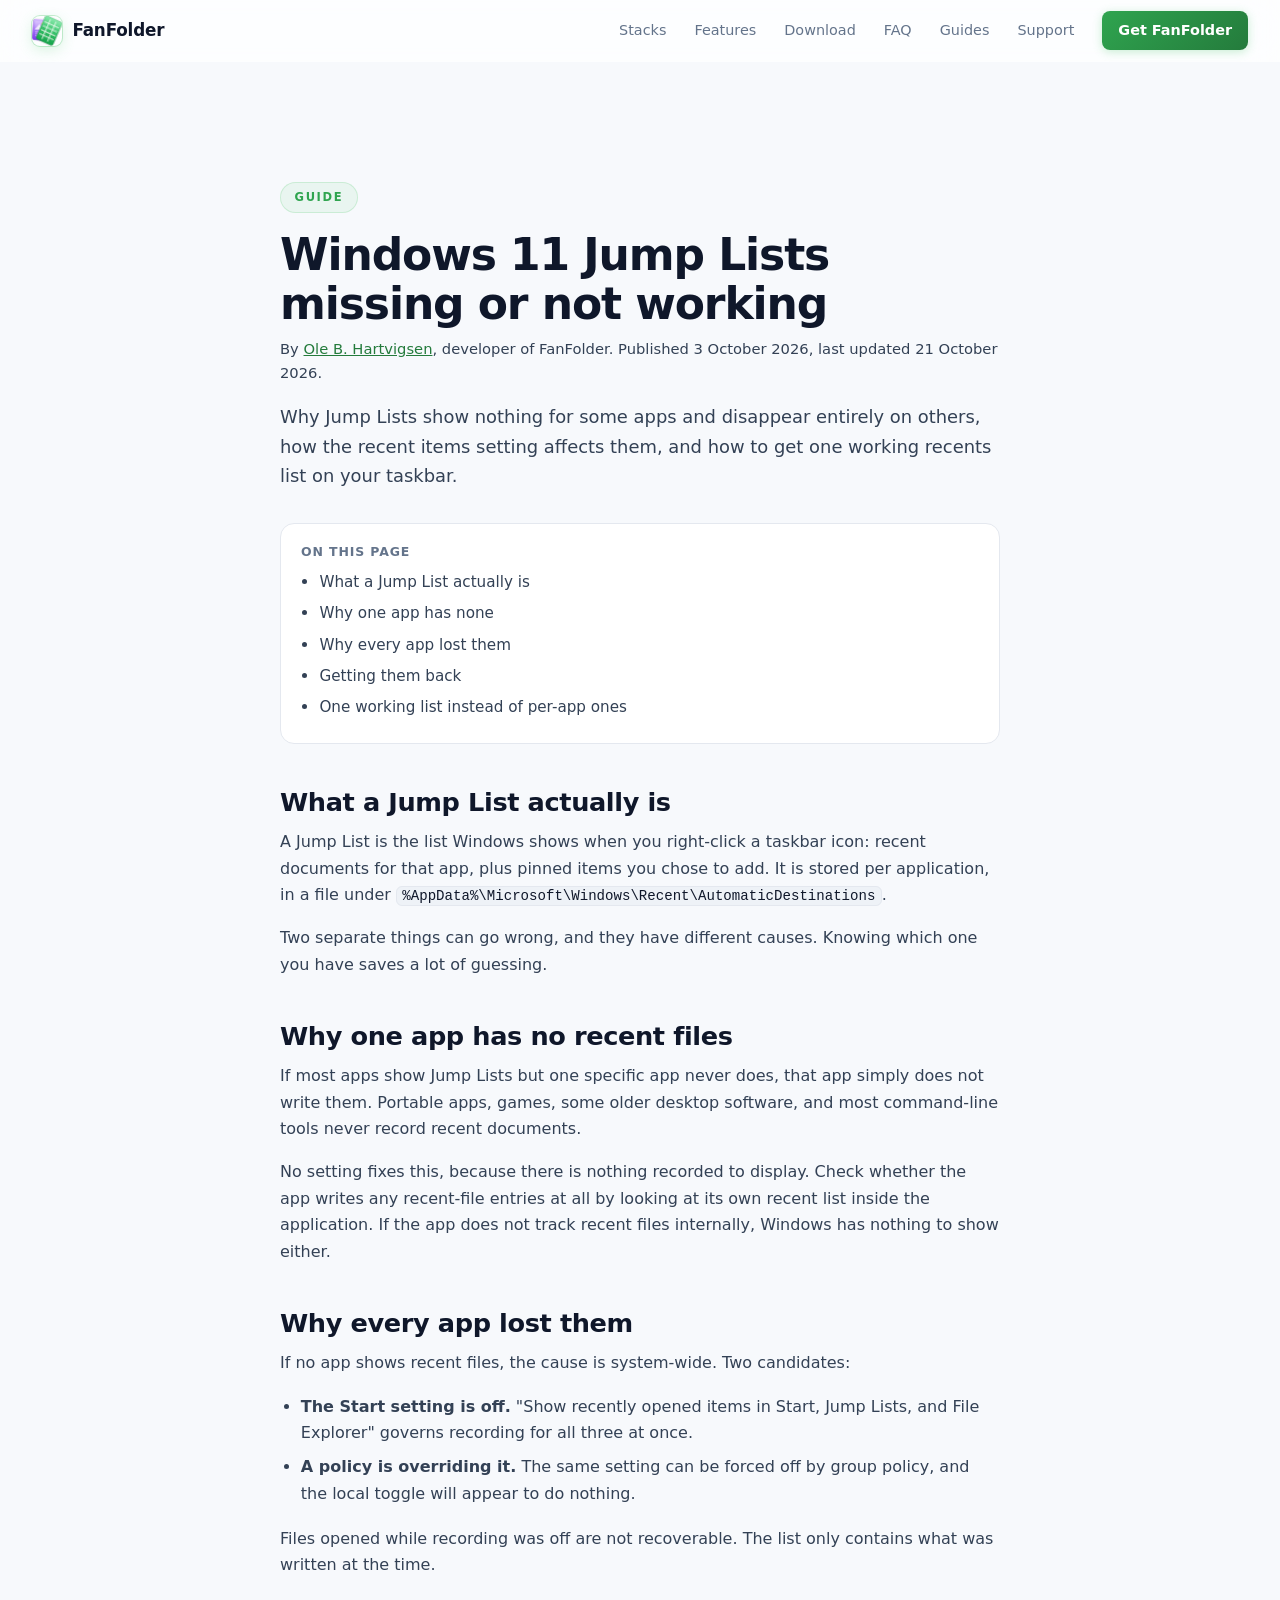
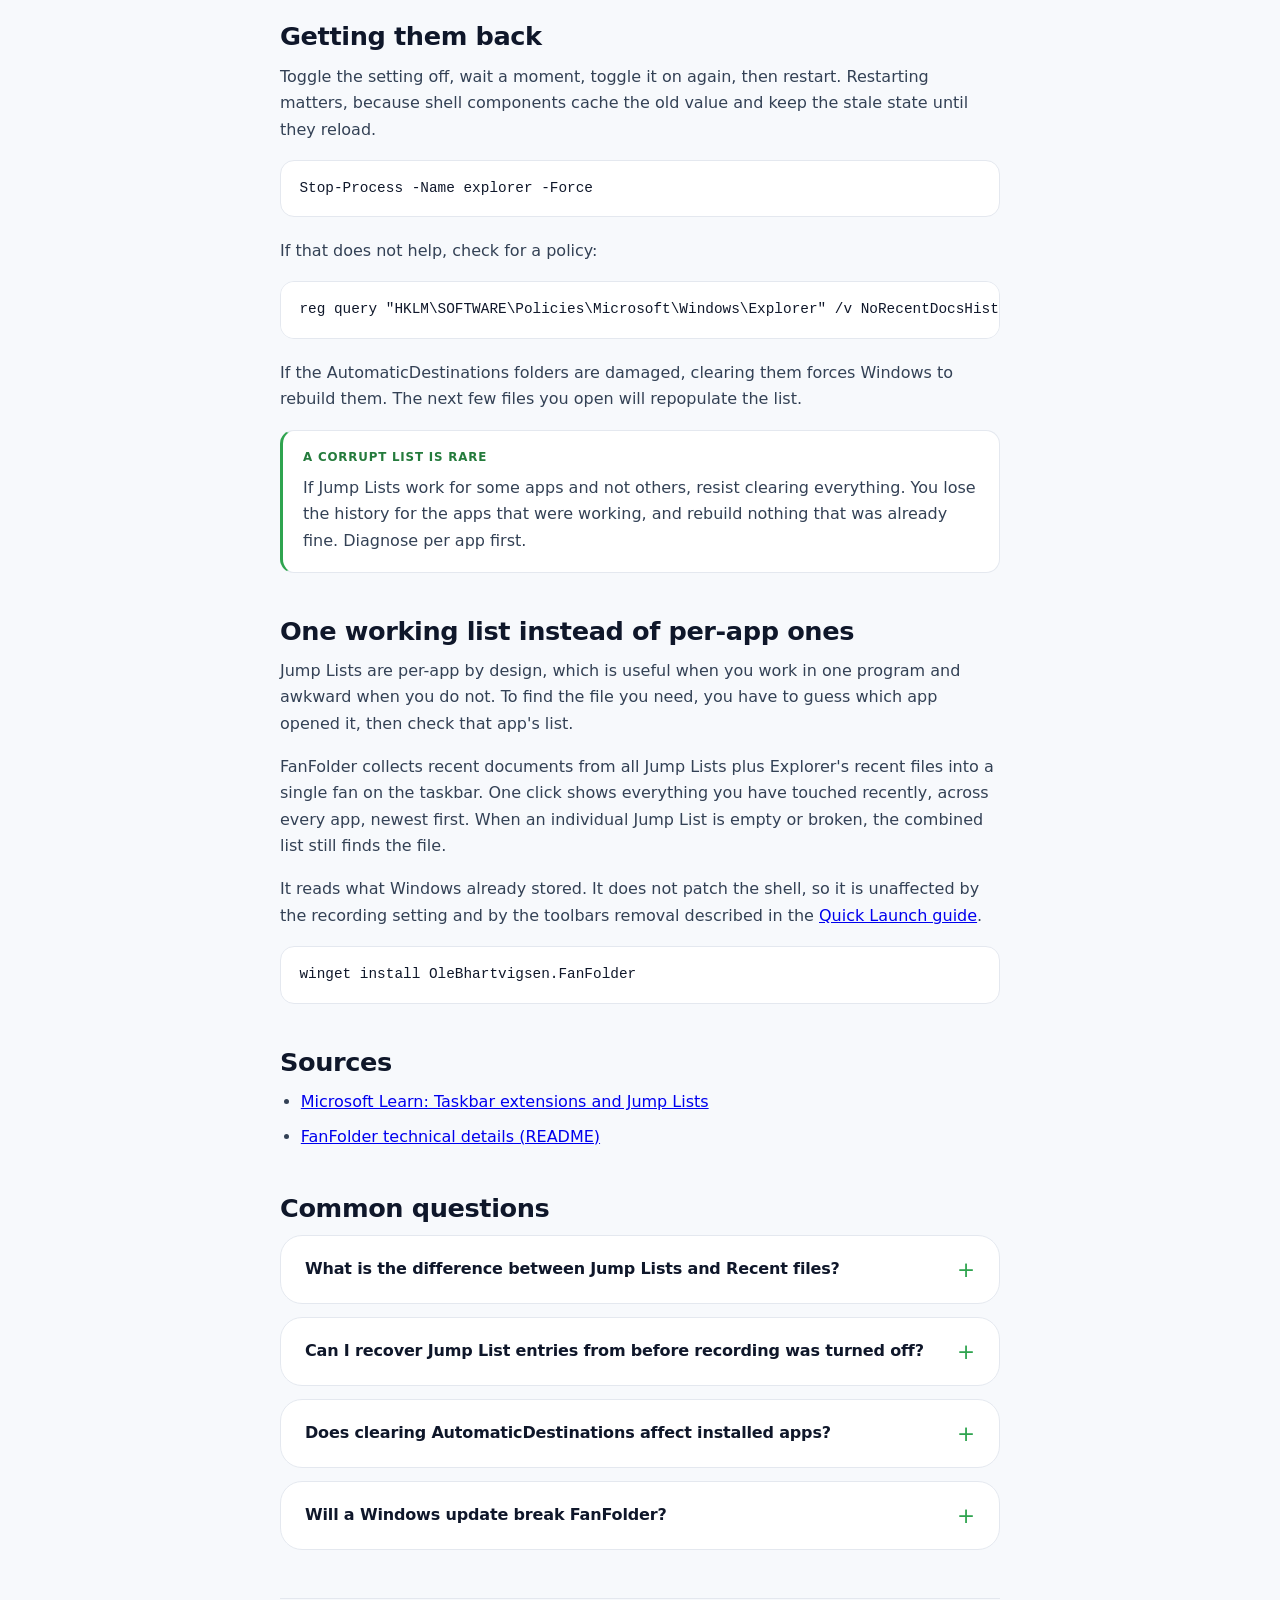
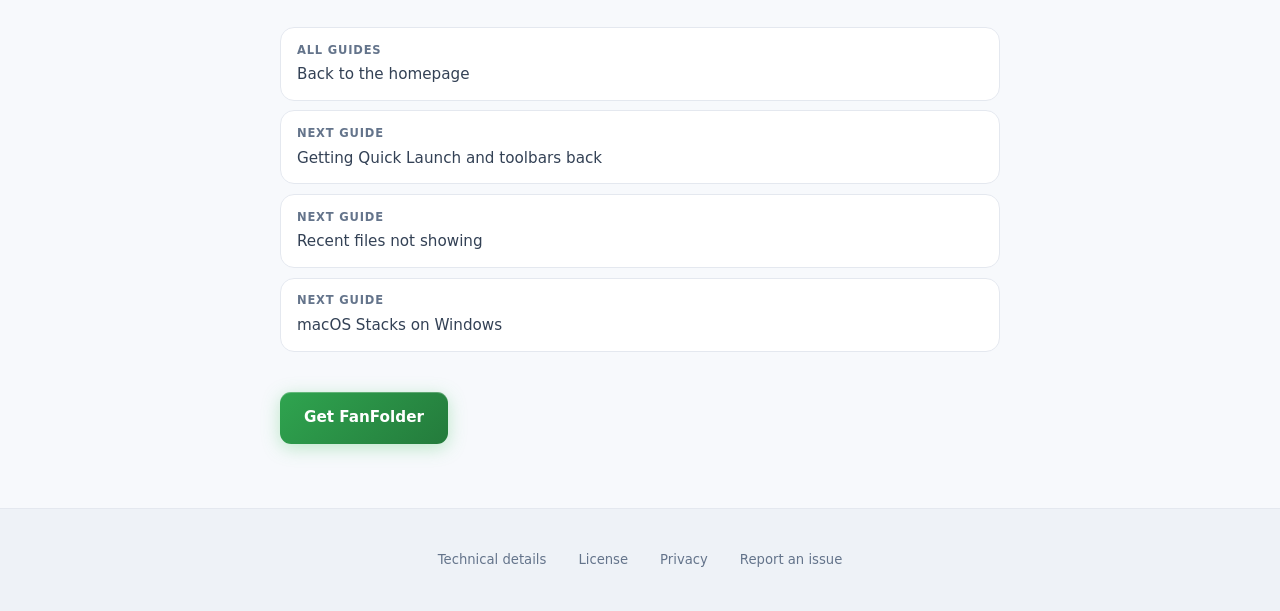
<file: guides/jump-lists-windows-11/index.html>
<!DOCTYPE html>
<html lang="en">
<head>
<meta charset="utf-8" />
<meta name="viewport" content="width=device-width, initial-scale=1" />
<title>Page title</title>
<meta name="description" content="Why Jump Lists show nothing for some apps and disappear entirely on others, how the recent items setting affects them, and how to get one working recents list on your taskbar." />
<link rel="canonical" href="https://olebhartvigsen.github.io/FanFolder/guides/jump-lists-windows-11/" />
<meta property="og:title" content="Windows 11 Jump Lists missing or not working: why and what to do" />
<meta property="og:description" content="Why Jump Lists show nothing for some apps and disappear entirely on others, how the recent items setting affects them, and how to get one working recents list on your taskbar." />
<meta property="og:type" content="article" />
<meta property="og:url" content="https://olebhartvigsen.github.io/FanFolder/guides/jump-lists-windows-11/" />
<meta property="og:site_name" content="FanFolder" />
<meta property="og:image" content="https://olebhartvigsen.github.io/FanFolder/social-card.png" />
<meta property="og:image:width" content="1200" />
<meta property="og:image:height" content="630" />
<meta property="og:image:alt" content="FanFolder reading recent files and fanning them out from the taskbar" />
<meta name="twitter:card" content="summary_large_image" />
<meta name="twitter:title" content="Windows 11 Jump Lists missing or not working: why and what to do" />
<meta name="twitter:description" content="Why Jump Lists show nothing for some apps and disappear entirely on others, how the recent items setting affects them, and how to get one working recents list on your taskbar." />
<meta name="twitter:image" content="https://olebhartvigsen.github.io/FanFolder/social-card.png" />
<meta name="twitter:image:alt" content="FanFolder reading recent files and fanning them out from the taskbar" />
<link rel="icon" href="../../favicon.ico" />
<link rel="stylesheet" href="../../assets/site.css" />
<style>
  /* Article typography, layered on top of the homepage stylesheet. */
  .wrap { max-width: 760px; margin: 0 auto; padding: 0 1.25rem; }
  .article { padding: 7.5rem 0 4rem; }
  .article h1 {
    font-size: clamp(1.9rem, 4.2vw, 2.75rem);
    font-weight: 800;
    letter-spacing: -.025em;
    line-height: 1.12;
    margin-bottom: .75rem;
  }
  .article .lede { font-size: 1.12rem; color: var(--text2); margin-bottom: 2rem; }
  .article h2 {
    font-size: clamp(1.3rem, 2.4vw, 1.6rem);
    font-weight: 750;
    letter-spacing: -.015em;
    margin: 2.5rem 0 .75rem;
    padding-top: .25rem;
  }
  .article h3 { font-size: 1.08rem; font-weight: 700; margin: 1.75rem 0 .5rem; }
  .article p { color: var(--text2); margin-bottom: 1.05rem; }
  .article ul { color: var(--text2); margin: 0 0 1.15rem; padding-left: 1.3rem; }
  .article li { margin-bottom: .5rem; }
  .article code {
    font-family: ui-monospace, SFMono-Regular, Menlo, Consolas, monospace;
    font-size: .88em;
    background: var(--bg2);
    border: 1px solid var(--border);
    border-radius: 6px;
    padding: .1em .38em;
    color: var(--text);
  }
  .article pre {
    background: var(--bg-card);
    border: 1px solid var(--border);
    border-radius: var(--radius);
    padding: 1rem 1.15rem;
    overflow-x: auto;
    margin: 0 0 1.3rem;
  }
  .article pre code { background: none; border: 0; padding: 0; font-size: .9rem; }
  .callout {
    background: var(--bg-card);
    border: 1px solid var(--border);
    border-left: 3px solid var(--accent);
    border-radius: var(--radius);
    padding: 1.1rem 1.25rem;
    margin: 0 0 1.5rem;
  }
  .callout p { margin-bottom: .6rem; }
  .callout p:last-child { margin-bottom: 0; }
  .callout .c-label {
    display: block;
    font-size: .74rem;
    font-weight: 700;
    letter-spacing: .07em;
    text-transform: uppercase;
    color: var(--accent2);
    margin-bottom: .45rem;
  }
  table { width: 100%; border-collapse: collapse; margin: 0 0 1.5rem; font-size: .95rem; }
  th, td { text-align: left; padding: .6rem .7rem; border-bottom: 1px solid var(--border); vertical-align: top; }
  th { font-weight: 700; color: var(--text); }
  td { color: var(--text2); }
  .toc {
    background: var(--bg-card);
    border: 1px solid var(--border);
    border-radius: var(--radius);
    padding: 1.1rem 1.25rem;
    margin-bottom: 2.25rem;
  }
  .toc h2 { margin: 0 0 .6rem; font-size: .78rem; font-weight: 700;
            letter-spacing: .07em; text-transform: uppercase; color: var(--muted); }
  .toc ul { margin: 0; padding-left: 1.15rem; }
  .toc li { margin-bottom: .3rem; }
  .toc a { color: var(--text2); text-decoration: none; font-size: .95rem; }
  .toc a:hover { color: var(--accent2); text-decoration: underline; }
  .guide-nav {
    display: grid; gap: .6rem; margin: 3rem 0 0;
    padding-top: 1.75rem; border-top: 1px solid var(--border);
  }
  .guide-nav a {
    display: block; padding: .8rem 1rem; background: var(--bg-card);
    border: 1px solid var(--border); border-radius: var(--radius);
    text-decoration: none; color: var(--text2); font-size: .95rem;
  }
  .guide-nav a:hover { border-color: var(--accent); color: var(--accent2); }
  .guide-nav .gn-label { display: block; font-size: .72rem; font-weight: 700;
    letter-spacing: .07em; text-transform: uppercase; color: var(--muted); margin-bottom: .15rem; }
  .byline { color: var(--muted); font-size: .92rem; margin: -.25rem 0 1rem; }
  .byline a { color: var(--accent2); }
  .faq-json { display: none; }
</style>
</head>
<body>

<nav id="topnav">
  <a class="nav-logo" href="../../index.html">
    <img src="../../app.svg" alt="FanFolder" />
    FanFolder
  </a>
  <div class="nav-links">
    <a href="../../index.html#macos">Stacks</a>
    <a href="../../index.html#features">Features</a>
    <a href="../../index.html#download">Download</a>
    <a href="../../index.html#faq">FAQ</a>
    <a href="../../index.html#guides">Guides</a>
    <a href="../../index.html#support">Support</a>
    <a class="nav-cta" href="../../index.html#download">Get FanFolder</a>
  </div>
</nav>

<main class="article">
  <div class="wrap">

    <div class="section-label">GUIDE</div>
    <h1>Windows 11 Jump Lists missing or not working</h1>
    <p class="byline">By <a href="https://github.com/olebhartvigsen">Ole B. Hartvigsen</a>, developer of FanFolder. Published <time datetime="2026-10-03">3 October 2026</time>, last updated <time datetime="2026-10-21">21 October 2026</time>.</p>
    <p class="lede">Why Jump Lists show nothing for some apps and disappear entirely on others, how the recent items setting affects them, and how to get one working recents list on your taskbar.</p>

    <div class="toc">
      <h2>On this page</h2>
      <ul>
                <li><a href="#what">What a Jump List actually is</a></li>
        <li><a href="#per-app">Why one app has none</a></li>
        <li><a href="#all-apps">Why every app lost them</a></li>
        <li><a href="#fix">Getting them back</a></li>
        <li><a href="#one-list">One working list instead of per-app ones</a></li>
      </ul>
    </div>

    <h2 id="what">What a Jump List actually is</h2>
    <p>A Jump List is the list Windows shows when you right-click a taskbar icon: recent documents for
    that app, plus pinned items you chose to add. It is stored per application, in a file under
    <code>%AppData%\Microsoft\Windows\Recent\AutomaticDestinations</code>.</p>
    <p>Two separate things can go wrong, and they have different causes. Knowing which one you have saves
    a lot of guessing.</p>

    <h2 id="per-app">Why one app has no recent files</h2>
    <p>If most apps show Jump Lists but one specific app never does, that app simply does not write them.
    Portable apps, games, some older desktop software, and most command-line tools never record recent
    documents.</p>
    <p>No setting fixes this, because there is nothing recorded to display. Check whether the app writes
    any recent-file entries at all by looking at its own recent list inside the application. If the app
    does not track recent files internally, Windows has nothing to show either.</p>

    <h2 id="all-apps">Why every app lost them</h2>
    <p>If no app shows recent files, the cause is system-wide. Two candidates:</p>
    <ul>
      <li><strong>The Start setting is off.</strong> "Show recently opened items in Start, Jump Lists,
      and File Explorer" governs recording for all three at once.</li>
      <li><strong>A policy is overriding it.</strong> The same setting can be forced off by group policy,
      and the local toggle will appear to do nothing.</li>
    </ul>
    <p>Files opened while recording was off are not recoverable. The list only contains what was written
    at the time.</p>

    <h2 id="fix">Getting them back</h2>
    <p>Toggle the setting off, wait a moment, toggle it on again, then restart. Restarting matters,
    because shell components cache the old value and keep the stale state until they reload.</p>
    <pre><code>Stop-Process -Name explorer -Force</code></pre>
    <p>If that does not help, check for a policy:</p>
    <pre><code>reg query "HKLM\SOFTWARE\Policies\Microsoft\Windows\Explorer" /v NoRecentDocsHistory</code></pre>
    <p>If the AutomaticDestinations folders are damaged, clearing them forces Windows to rebuild them.
    The next few files you open will repopulate the list.</p>

    <div class="callout">
      <span class="c-label">A corrupt list is rare</span>
      <p>If Jump Lists work for some apps and not others, resist clearing everything. You lose the history
      for the apps that were working, and rebuild nothing that was already fine. Diagnose per app first.</p>
    </div>

    <h2 id="one-list">One working list instead of per-app ones</h2>
    <p>Jump Lists are per-app by design, which is useful when you work in one program and awkward when
    you do not. To find the file you need, you have to guess which app opened it, then check that app's
    list.</p>
    <p>FanFolder collects recent documents from all Jump Lists plus Explorer's recent files into a single
    fan on the taskbar. One click shows everything you have touched recently, across every app, newest
    first. When an individual Jump List is empty or broken, the combined list still finds the file.</p>
    <p>It reads what Windows already stored. It does not patch the shell, so it is unaffected by the
    recording setting and by the toolbars removal described in the
    <a href="../quick-launch-windows-11/">Quick Launch guide</a>.</p>
    <pre><code>winget install OleBhartvigsen.FanFolder</code></pre>

    <h2 id="sources">Sources</h2>
    <ul>
      <li><a href="https://learn.microsoft.com/en-us/windows/win32/shell/taskbar-extensions" rel="noopener">Microsoft Learn: Taskbar extensions and Jump Lists</a></li>
      <li><a href="https://github.com/olebhartvigsen/FanFolder#readme">FanFolder technical details (README)</a></li>
    </ul>

    <h2 id="faq-here">Common questions</h2>
    <div class="faq-list">
            <details class="faq-item">
        <summary>What is the difference between Jump Lists and Recent files?</summary>
        <p>Jump Lists are per-app and appear when you right-click a taskbar icon. Explorer's Recent folder is one combined list of everything opened. FanFolder shows the combined view on the taskbar.</p>
      </details>
      <details class="faq-item">
        <summary>Can I recover Jump List entries from before recording was turned off?</summary>
        <p>No. Entries are written as you open files, so anything opened while recording was off was never stored. The list only rebuilds forward from when it was re-enabled.</p>
      </details>
      <details class="faq-item">
        <summary>Does clearing AutomaticDestinations affect installed apps?</summary>
        <p>No. Those folders hold only recent-item metadata and pinned Jump List entries, not program files. Clearing them resets history and pinned items, nothing else.</p>
      </details>
      <details class="faq-item">
        <summary>Will a Windows update break FanFolder?</summary>
        <p>It is an ordinary application, not a shell patch. It reads documented recent-file data. A Windows update cannot break it the way it can break ExplorerPatcher or StartAllBack.</p>
      </details>
    </div>

    <div class="guide-nav">
      <a href="../../index.html#guides"><span class="gn-label">All guides</span>Back to the homepage</a>
            <a href="../jump-lists-windows-11/"><span class="gn-label">Next guide</span>Getting Quick Launch and toolbars back</a>
      <a href="../quick-launch-windows-11/"><span class="gn-label">Next guide</span>Recent files not showing</a>
      <a href="../recent-files-taskbar/"><span class="gn-label">Next guide</span>macOS Stacks on Windows</a>
    </div>

    <div style="margin-top:2.5rem">
      <a class="btn btn-primary" href="../../index.html#download">Get FanFolder</a>
    </div>

  </div>
</main>

<footer>
  <div class="footer-links">
    <a href="https://github.com/olebhartvigsen/FanFolder#readme">Technical details</a>
    <a href="https://github.com/olebhartvigsen/FanFolder/blob/main/LICENSE.md">License</a>
    <a href="https://github.com/olebhartvigsen/FanFolder/blob/main/PRIVACY.md">Privacy</a>
    <a href="https://github.com/olebhartvigsen/FanFolder/issues">Report an issue</a>
  </div>
</footer>

<script type="application/ld+json">
{
  "@context": "https://schema.org",
  "@type": "Article",
  "headline": "Windows 11 Jump Lists missing or not working",
  "description": "Why Jump Lists show nothing for some apps and disappear entirely on others, how the recent items setting affects them, and how to get one working recents list on your taskbar.",
  "datePublished": "2026-10-03",
  "dateModified": "2026-10-21",
  "author": {
    "@type": "Person",
    "name": "Ole Bülow Hartvigsen",
    "url": "https://github.com/olebhartvigsen"
  },
  "publisher": {
    "@type": "Organization",
    "name": "FanFolder",
    "url": "https://olebhartvigsen.github.io/FanFolder/"
  },
  "mainEntityOfPage": "https://olebhartvigsen.github.io/FanFolder/guides/jump-lists-windows-11/"
}
</script>

<script type="application/ld+json">
{
  "@context": "https://schema.org",
  "@type": "FAQPage",
  "mainEntity": [
    {
      "@type": "Question",
      "name": "What is the difference between Jump Lists and Recent files?",
      "acceptedAnswer": {
        "@type": "Answer",
        "text": "Jump Lists are per-app and appear when you right-click a taskbar icon. Explorer's Recent folder is one combined list of everything opened. FanFolder shows the combined view on the taskbar."
      }
    },
    {
      "@type": "Question",
      "name": "Can I recover Jump List entries from before recording was turned off?",
      "acceptedAnswer": {
        "@type": "Answer",
        "text": "No. Entries are written as you open files, so anything opened while recording was off was never stored. The list only rebuilds forward from when it was re-enabled."
      }
    },
    {
      "@type": "Question",
      "name": "Does clearing AutomaticDestinations affect installed apps?",
      "acceptedAnswer": {
        "@type": "Answer",
        "text": "No. Those folders hold only recent-item metadata and pinned Jump List entries, not program files. Clearing them resets history and pinned items, nothing else."
      }
    },
    {
      "@type": "Question",
      "name": "Will a Windows update break FanFolder?",
      "acceptedAnswer": {
        "@type": "Answer",
        "text": "It is an ordinary application, not a shell patch. It reads documented recent-file data. A Windows update cannot break it the way it can break ExplorerPatcher or StartAllBack."
      }
    }
  ]
}
</script>

</body>
</html>
</file>
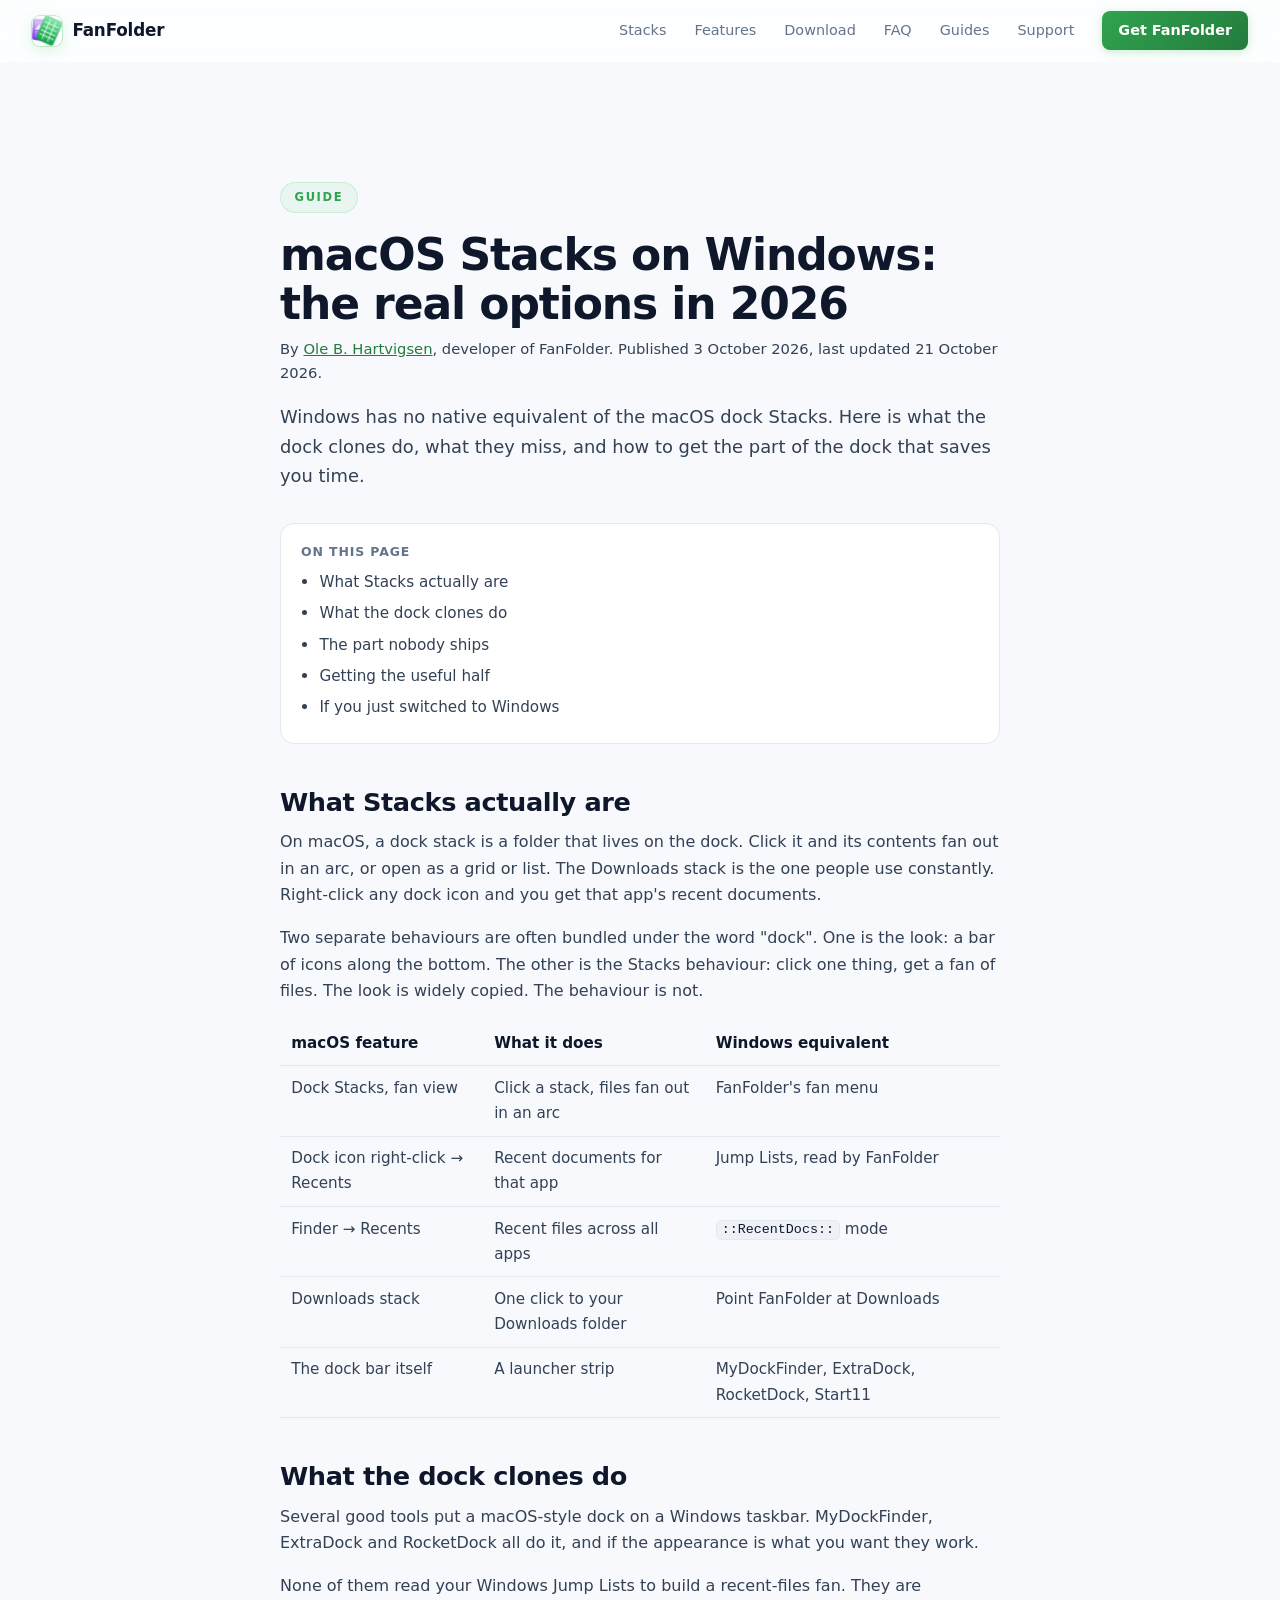
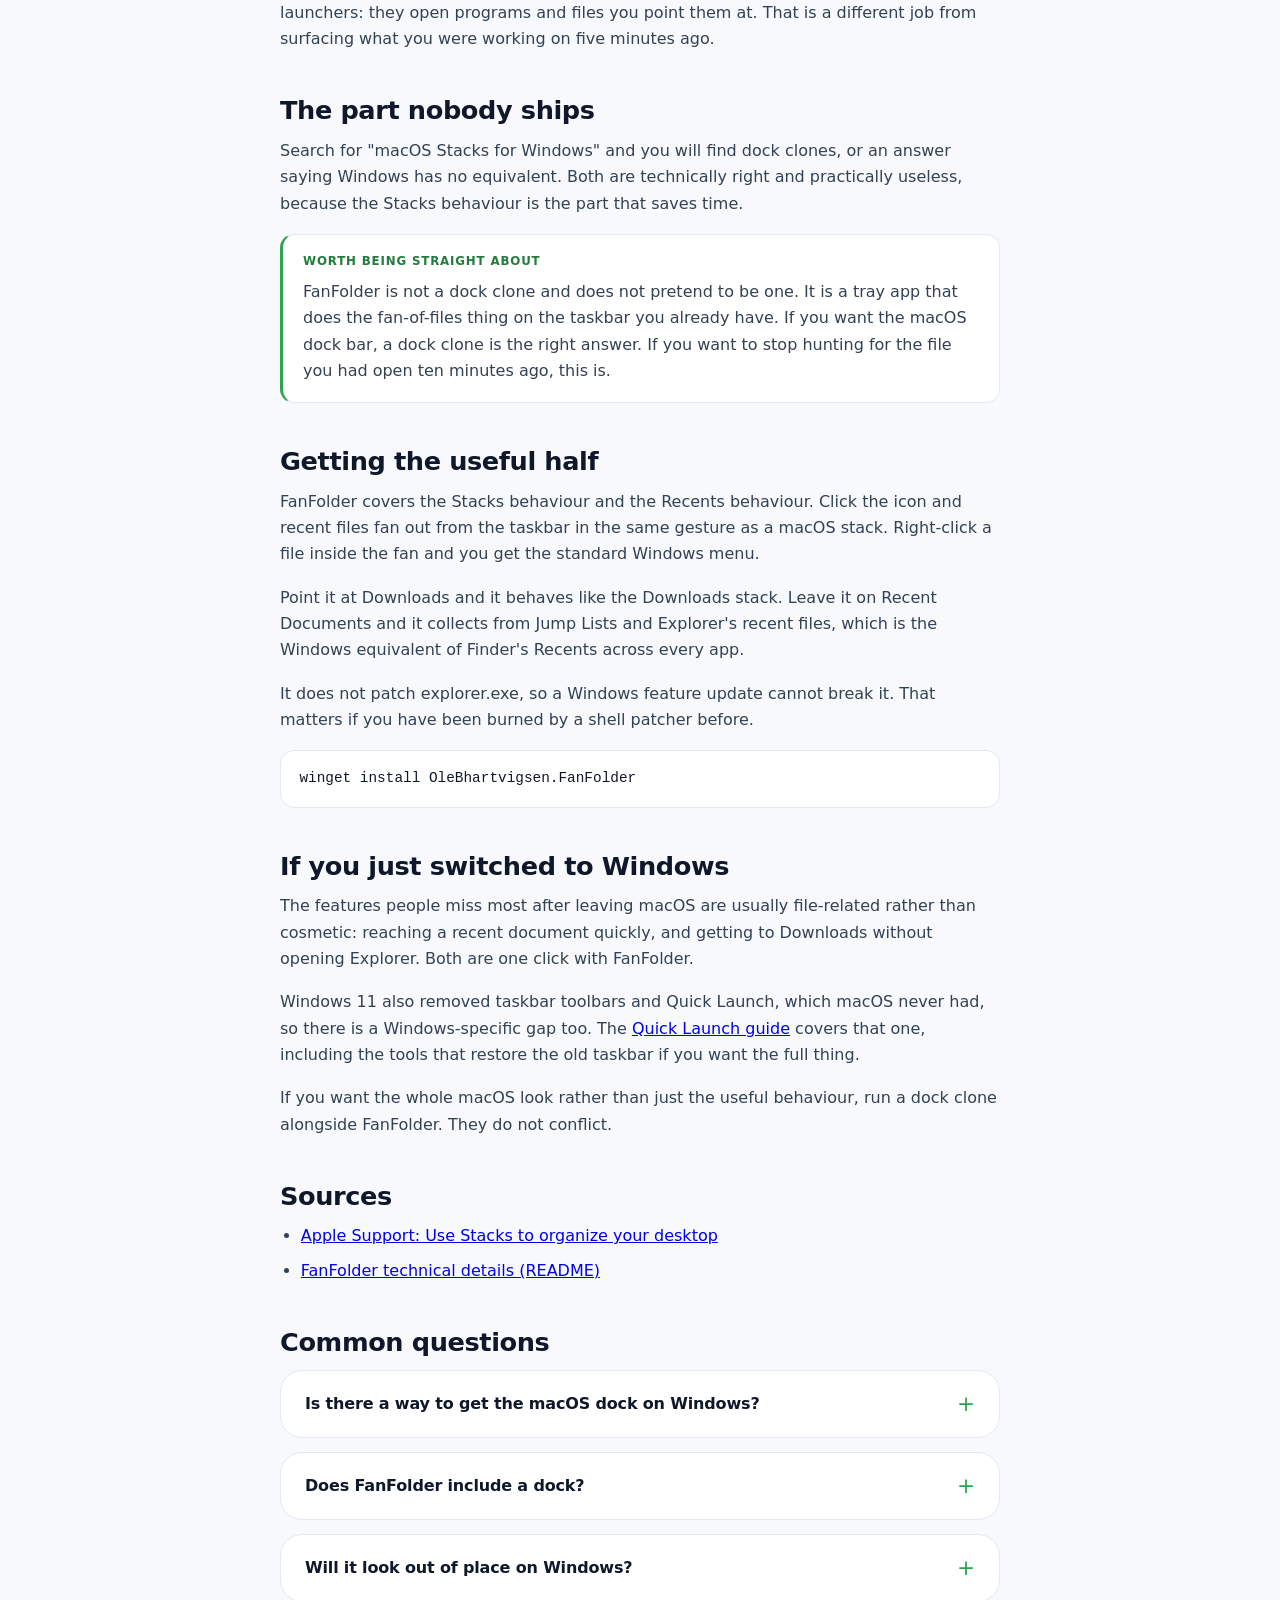
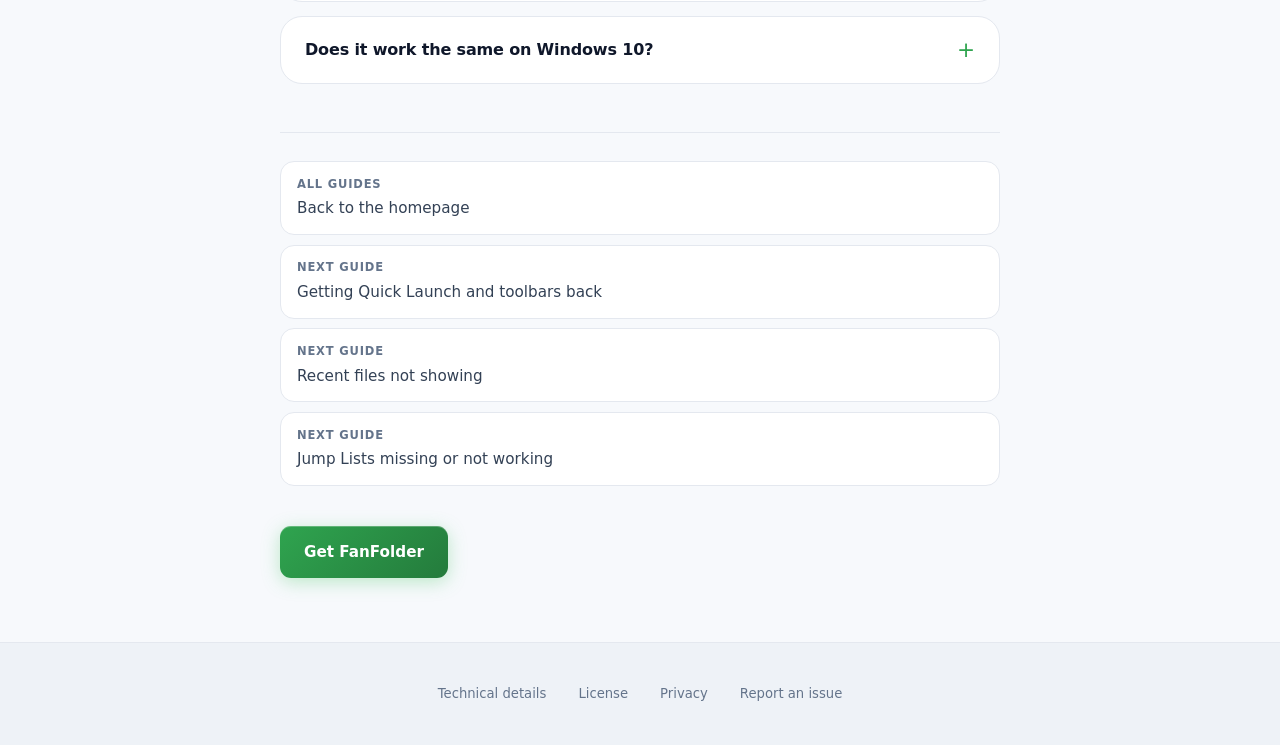
<file: guides/macos-stacks-windows/index.html>
<!DOCTYPE html>
<html lang="en">
<head>
<meta charset="utf-8" />
<meta name="viewport" content="width=device-width, initial-scale=1" />
<title>Page title</title>
<meta name="description" content="Windows has no native equivalent of the macOS dock Stacks. Here is what the dock clones do, what they miss, and how to get the part of the dock that saves you time." />
<link rel="canonical" href="https://olebhartvigsen.github.io/FanFolder/guides/macos-stacks-windows/" />
<meta property="og:title" content="macOS Stacks on Windows: what actually exists and what to use" />
<meta property="og:description" content="Windows has no native equivalent of the macOS dock Stacks. Here is what the dock clones do, what they miss, and how to get the part of the dock that saves you time." />
<meta property="og:type" content="article" />
<meta property="og:url" content="https://olebhartvigsen.github.io/FanFolder/guides/macos-stacks-windows/" />
<meta property="og:site_name" content="FanFolder" />
<meta property="og:image" content="https://olebhartvigsen.github.io/FanFolder/social-card.png" />
<meta property="og:image:width" content="1200" />
<meta property="og:image:height" content="630" />
<meta property="og:image:alt" content="A macOS Stacks-style fan of recent files on the Windows taskbar" />
<meta name="twitter:card" content="summary_large_image" />
<meta name="twitter:title" content="macOS Stacks on Windows: what actually exists and what to use" />
<meta name="twitter:description" content="Windows has no native equivalent of the macOS dock Stacks. Here is what the dock clones do, what they miss, and how to get the part of the dock that saves you time." />
<meta name="twitter:image" content="https://olebhartvigsen.github.io/FanFolder/social-card.png" />
<meta name="twitter:image:alt" content="A macOS Stacks-style fan of recent files on the Windows taskbar" />
<link rel="icon" href="../../favicon.ico" />
<link rel="stylesheet" href="../../assets/site.css" />
<style>
  /* Article typography, layered on top of the homepage stylesheet. */
  .wrap { max-width: 760px; margin: 0 auto; padding: 0 1.25rem; }
  .article { padding: 7.5rem 0 4rem; }
  .article h1 {
    font-size: clamp(1.9rem, 4.2vw, 2.75rem);
    font-weight: 800;
    letter-spacing: -.025em;
    line-height: 1.12;
    margin-bottom: .75rem;
  }
  .article .lede { font-size: 1.12rem; color: var(--text2); margin-bottom: 2rem; }
  .article h2 {
    font-size: clamp(1.3rem, 2.4vw, 1.6rem);
    font-weight: 750;
    letter-spacing: -.015em;
    margin: 2.5rem 0 .75rem;
    padding-top: .25rem;
  }
  .article h3 { font-size: 1.08rem; font-weight: 700; margin: 1.75rem 0 .5rem; }
  .article p { color: var(--text2); margin-bottom: 1.05rem; }
  .article ul { color: var(--text2); margin: 0 0 1.15rem; padding-left: 1.3rem; }
  .article li { margin-bottom: .5rem; }
  .article code {
    font-family: ui-monospace, SFMono-Regular, Menlo, Consolas, monospace;
    font-size: .88em;
    background: var(--bg2);
    border: 1px solid var(--border);
    border-radius: 6px;
    padding: .1em .38em;
    color: var(--text);
  }
  .article pre {
    background: var(--bg-card);
    border: 1px solid var(--border);
    border-radius: var(--radius);
    padding: 1rem 1.15rem;
    overflow-x: auto;
    margin: 0 0 1.3rem;
  }
  .article pre code { background: none; border: 0; padding: 0; font-size: .9rem; }
  .callout {
    background: var(--bg-card);
    border: 1px solid var(--border);
    border-left: 3px solid var(--accent);
    border-radius: var(--radius);
    padding: 1.1rem 1.25rem;
    margin: 0 0 1.5rem;
  }
  .callout p { margin-bottom: .6rem; }
  .callout p:last-child { margin-bottom: 0; }
  .callout .c-label {
    display: block;
    font-size: .74rem;
    font-weight: 700;
    letter-spacing: .07em;
    text-transform: uppercase;
    color: var(--accent2);
    margin-bottom: .45rem;
  }
  table { width: 100%; border-collapse: collapse; margin: 0 0 1.5rem; font-size: .95rem; }
  th, td { text-align: left; padding: .6rem .7rem; border-bottom: 1px solid var(--border); vertical-align: top; }
  th { font-weight: 700; color: var(--text); }
  td { color: var(--text2); }
  .toc {
    background: var(--bg-card);
    border: 1px solid var(--border);
    border-radius: var(--radius);
    padding: 1.1rem 1.25rem;
    margin-bottom: 2.25rem;
  }
  .toc h2 { margin: 0 0 .6rem; font-size: .78rem; font-weight: 700;
            letter-spacing: .07em; text-transform: uppercase; color: var(--muted); }
  .toc ul { margin: 0; padding-left: 1.15rem; }
  .toc li { margin-bottom: .3rem; }
  .toc a { color: var(--text2); text-decoration: none; font-size: .95rem; }
  .toc a:hover { color: var(--accent2); text-decoration: underline; }
  .guide-nav {
    display: grid; gap: .6rem; margin: 3rem 0 0;
    padding-top: 1.75rem; border-top: 1px solid var(--border);
  }
  .guide-nav a {
    display: block; padding: .8rem 1rem; background: var(--bg-card);
    border: 1px solid var(--border); border-radius: var(--radius);
    text-decoration: none; color: var(--text2); font-size: .95rem;
  }
  .guide-nav a:hover { border-color: var(--accent); color: var(--accent2); }
  .guide-nav .gn-label { display: block; font-size: .72rem; font-weight: 700;
    letter-spacing: .07em; text-transform: uppercase; color: var(--muted); margin-bottom: .15rem; }
  .byline { color: var(--muted); font-size: .92rem; margin: -.25rem 0 1rem; }
  .byline a { color: var(--accent2); }
  .faq-json { display: none; }
</style>
</head>
<body>

<nav id="topnav">
  <a class="nav-logo" href="../../index.html">
    <img src="../../app.svg" alt="FanFolder" />
    FanFolder
  </a>
  <div class="nav-links">
    <a href="../../index.html#macos">Stacks</a>
    <a href="../../index.html#features">Features</a>
    <a href="../../index.html#download">Download</a>
    <a href="../../index.html#faq">FAQ</a>
    <a href="../../index.html#guides">Guides</a>
    <a href="../../index.html#support">Support</a>
    <a class="nav-cta" href="../../index.html#download">Get FanFolder</a>
  </div>
</nav>

<main class="article">
  <div class="wrap">

    <div class="section-label">GUIDE</div>
    <h1>macOS Stacks on Windows: the real options in 2026</h1>
    <p class="byline">By <a href="https://github.com/olebhartvigsen">Ole B. Hartvigsen</a>, developer of FanFolder. Published <time datetime="2026-10-03">3 October 2026</time>, last updated <time datetime="2026-10-21">21 October 2026</time>.</p>
    <p class="lede">Windows has no native equivalent of the macOS dock Stacks. Here is what the dock clones do, what they miss, and how to get the part of the dock that saves you time.</p>

    <div class="toc">
      <h2>On this page</h2>
      <ul>
                <li><a href="#mapping">What Stacks actually are</a></li>
        <li><a href="#clones">What the dock clones do</a></li>
        <li><a href="#real-gap">The part nobody ships</a></li>
        <li><a href="#answer">Getting the useful half</a></li>
        <li><a href="#switching">If you just switched to Windows</a></li>
      </ul>
    </div>

    <h2 id="mapping">What Stacks actually are</h2>
    <p>On macOS, a dock stack is a folder that lives on the dock. Click it and its contents fan out in an
    arc, or open as a grid or list. The Downloads stack is the one people use constantly. Right-click any
    dock icon and you get that app's recent documents.</p>
    <p>Two separate behaviours are often bundled under the word "dock". One is the look: a bar of icons
    along the bottom. The other is the Stacks behaviour: click one thing, get a fan of files. The look is
    widely copied. The behaviour is not.</p>
    <table>
      <thead><tr><th>macOS feature</th><th>What it does</th><th>Windows equivalent</th></tr></thead>
      <tbody>
        <tr><td>Dock Stacks, fan view</td><td>Click a stack, files fan out in an arc</td><td>FanFolder's fan menu</td></tr>
        <tr><td>Dock icon right-click &rarr; Recents</td><td>Recent documents for that app</td><td>Jump Lists, read by FanFolder</td></tr>
        <tr><td>Finder &rarr; Recents</td><td>Recent files across all apps</td><td><code>::RecentDocs::</code> mode</td></tr>
        <tr><td>Downloads stack</td><td>One click to your Downloads folder</td><td>Point FanFolder at Downloads</td></tr>
        <tr><td>The dock bar itself</td><td>A launcher strip</td><td>MyDockFinder, ExtraDock, RocketDock, Start11</td></tr>
      </tbody>
    </table>

    <h2 id="clones">What the dock clones do</h2>
    <p>Several good tools put a macOS-style dock on a Windows taskbar. MyDockFinder, ExtraDock and
    RocketDock all do it, and if the appearance is what you want they work.</p>
    <p>None of them read your Windows Jump Lists to build a recent-files fan. They are launchers: they
    open programs and files you point them at. That is a different job from surfacing what you were
    working on five minutes ago.</p>

    <h2 id="real-gap">The part nobody ships</h2>
    <p>Search for "macOS Stacks for Windows" and you will find dock clones, or an answer saying Windows
    has no equivalent. Both are technically right and practically useless, because the Stacks behaviour
    is the part that saves time.</p>
    <div class="callout">
      <span class="c-label">Worth being straight about</span>
      <p>FanFolder is not a dock clone and does not pretend to be one. It is a tray app that does the
      fan-of-files thing on the taskbar you already have. If you want the macOS dock bar, a dock clone is
      the right answer. If you want to stop hunting for the file you had open ten minutes ago, this is.</p>
    </div>

    <h2 id="answer">Getting the useful half</h2>
    <p>FanFolder covers the Stacks behaviour and the Recents behaviour. Click the icon and recent files
    fan out from the taskbar in the same gesture as a macOS stack. Right-click a file inside the fan and
    you get the standard Windows menu.</p>
    <p>Point it at Downloads and it behaves like the Downloads stack. Leave it on Recent Documents and it
    collects from Jump Lists and Explorer's recent files, which is the Windows equivalent of Finder's
    Recents across every app.</p>
    <p>It does not patch explorer.exe, so a Windows feature update cannot break it. That matters if you
    have been burned by a shell patcher before.</p>
    <pre><code>winget install OleBhartvigsen.FanFolder</code></pre>

    <h2 id="switching">If you just switched to Windows</h2>
    <p>The features people miss most after leaving macOS are usually file-related rather than cosmetic:
    reaching a recent document quickly, and getting to Downloads without opening Explorer. Both are one
    click with FanFolder.</p>
    <p>Windows 11 also removed taskbar toolbars and Quick Launch, which macOS never had, so there is a
    Windows-specific gap too. The
    <a href="../quick-launch-windows-11/">Quick Launch guide</a> covers that one, including the tools that
    restore the old taskbar if you want the full thing.</p>
    <p>If you want the whole macOS look rather than just the useful behaviour, run a dock clone alongside
    FanFolder. They do not conflict.</p>

    <h2 id="sources">Sources</h2>
    <ul>
      <li><a href="https://support.apple.com/guide/mac-help/use-stacks-to-organize-your-desktop-mchl3bd6b6f2/mac" rel="noopener">Apple Support: Use Stacks to organize your desktop</a></li>
      <li><a href="https://github.com/olebhartvigsen/FanFolder#readme">FanFolder technical details (README)</a></li>
    </ul>

    <h2 id="faq-here">Common questions</h2>
    <div class="faq-list">
            <details class="faq-item">
        <summary>Is there a way to get the macOS dock on Windows?</summary>
        <p>Yes, and several tools do it: MyDockFinder, ExtraDock, RocketDock and Start11. They clone the look. None of them read Jump Lists to fan out recent files, which is the Stacks behaviour.</p>
      </details>
      <details class="faq-item">
        <summary>Does FanFolder include a dock?</summary>
        <p>No. It adds one icon to your existing Windows taskbar and shows a fan of files when you click it. There is no dock bar, and no start menu replacement.</p>
      </details>
      <details class="faq-item">
        <summary>Will it look out of place on Windows?</summary>
        <p>It uses the Windows taskbar and the standard shell context menu, so it matches the system it runs on. Five animation styles are available if you want the fan to feel different.</p>
      </details>
      <details class="faq-item">
        <summary>Does it work the same on Windows 10?</summary>
        <p>Yes. It runs on Windows 10 version 2004 or later and Windows 11, on both x64 and ARM64.</p>
      </details>
    </div>

    <div class="guide-nav">
      <a href="../../index.html#guides"><span class="gn-label">All guides</span>Back to the homepage</a>
            <a href="../macos-stacks-windows/"><span class="gn-label">Next guide</span>Getting Quick Launch and toolbars back</a>
      <a href="../quick-launch-windows-11/"><span class="gn-label">Next guide</span>Recent files not showing</a>
      <a href="../recent-files-taskbar/"><span class="gn-label">Next guide</span>Jump Lists missing or not working</a>
    </div>

    <div style="margin-top:2.5rem">
      <a class="btn btn-primary" href="../../index.html#download">Get FanFolder</a>
    </div>

  </div>
</main>

<footer>
  <div class="footer-links">
    <a href="https://github.com/olebhartvigsen/FanFolder#readme">Technical details</a>
    <a href="https://github.com/olebhartvigsen/FanFolder/blob/main/LICENSE.md">License</a>
    <a href="https://github.com/olebhartvigsen/FanFolder/blob/main/PRIVACY.md">Privacy</a>
    <a href="https://github.com/olebhartvigsen/FanFolder/issues">Report an issue</a>
  </div>
</footer>

<script type="application/ld+json">
{
  "@context": "https://schema.org",
  "@type": "Article",
  "headline": "macOS Stacks on Windows: the real options in 2026",
  "description": "Windows has no native equivalent of the macOS dock Stacks. Here is what the dock clones do, what they miss, and how to get the part of the dock that saves you time.",
  "datePublished": "2026-10-03",
  "dateModified": "2026-10-21",
  "author": {
    "@type": "Person",
    "name": "Ole Bülow Hartvigsen",
    "url": "https://github.com/olebhartvigsen"
  },
  "publisher": {
    "@type": "Organization",
    "name": "FanFolder",
    "url": "https://olebhartvigsen.github.io/FanFolder/"
  },
  "mainEntityOfPage": "https://olebhartvigsen.github.io/FanFolder/guides/macos-stacks-windows/"
}
</script>

<script type="application/ld+json">
{
  "@context": "https://schema.org",
  "@type": "FAQPage",
  "mainEntity": [
    {
      "@type": "Question",
      "name": "Is there a way to get the macOS dock on Windows?",
      "acceptedAnswer": {
        "@type": "Answer",
        "text": "Yes, and several tools do it: MyDockFinder, ExtraDock, RocketDock and Start11. They clone the look. None of them read Jump Lists to fan out recent files, which is the Stacks behaviour."
      }
    },
    {
      "@type": "Question",
      "name": "Does FanFolder include a dock?",
      "acceptedAnswer": {
        "@type": "Answer",
        "text": "No. It adds one icon to your existing Windows taskbar and shows a fan of files when you click it. There is no dock bar, and no start menu replacement."
      }
    },
    {
      "@type": "Question",
      "name": "Will it look out of place on Windows?",
      "acceptedAnswer": {
        "@type": "Answer",
        "text": "It uses the Windows taskbar and the standard shell context menu, so it matches the system it runs on. Five animation styles are available if you want the fan to feel different."
      }
    },
    {
      "@type": "Question",
      "name": "Does it work the same on Windows 10?",
      "acceptedAnswer": {
        "@type": "Answer",
        "text": "Yes. It runs on Windows 10 version 2004 or later and Windows 11, on both x64 and ARM64."
      }
    }
  ]
}
</script>

</body>
</html>
</file>
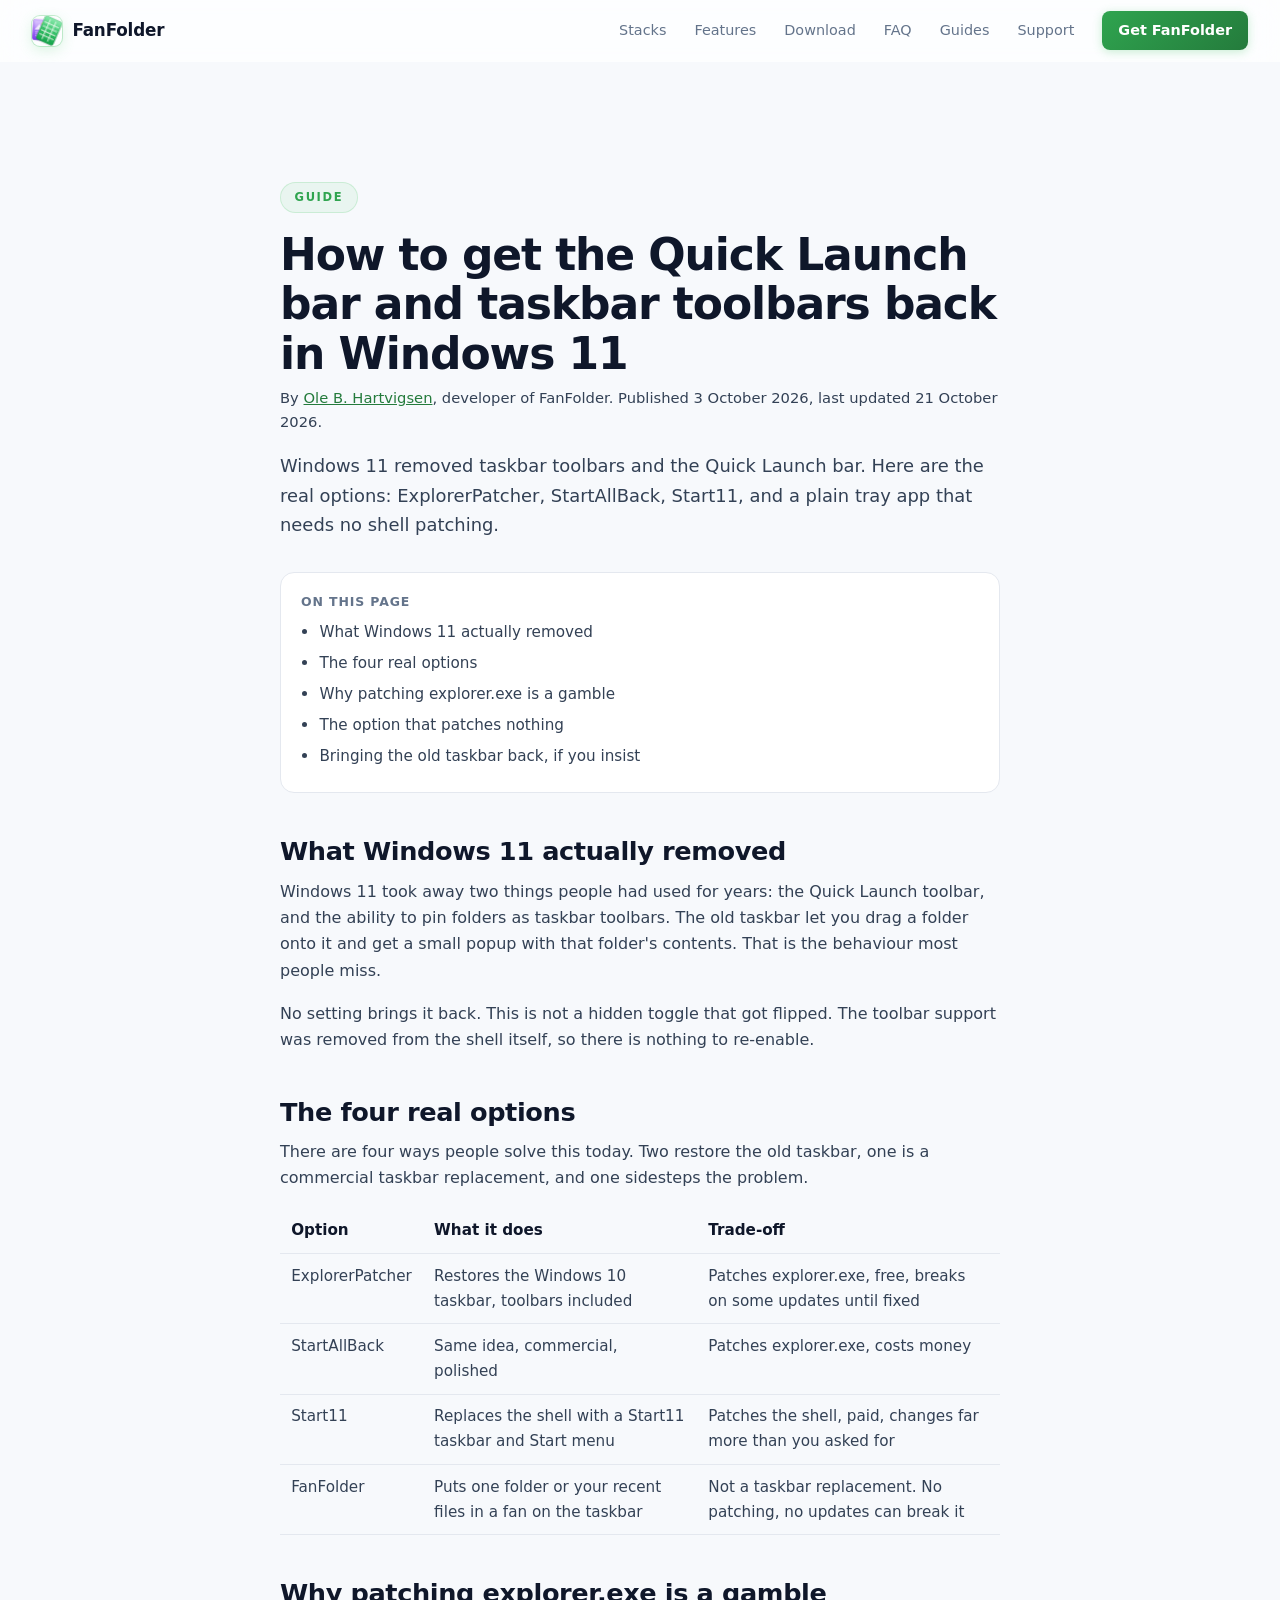
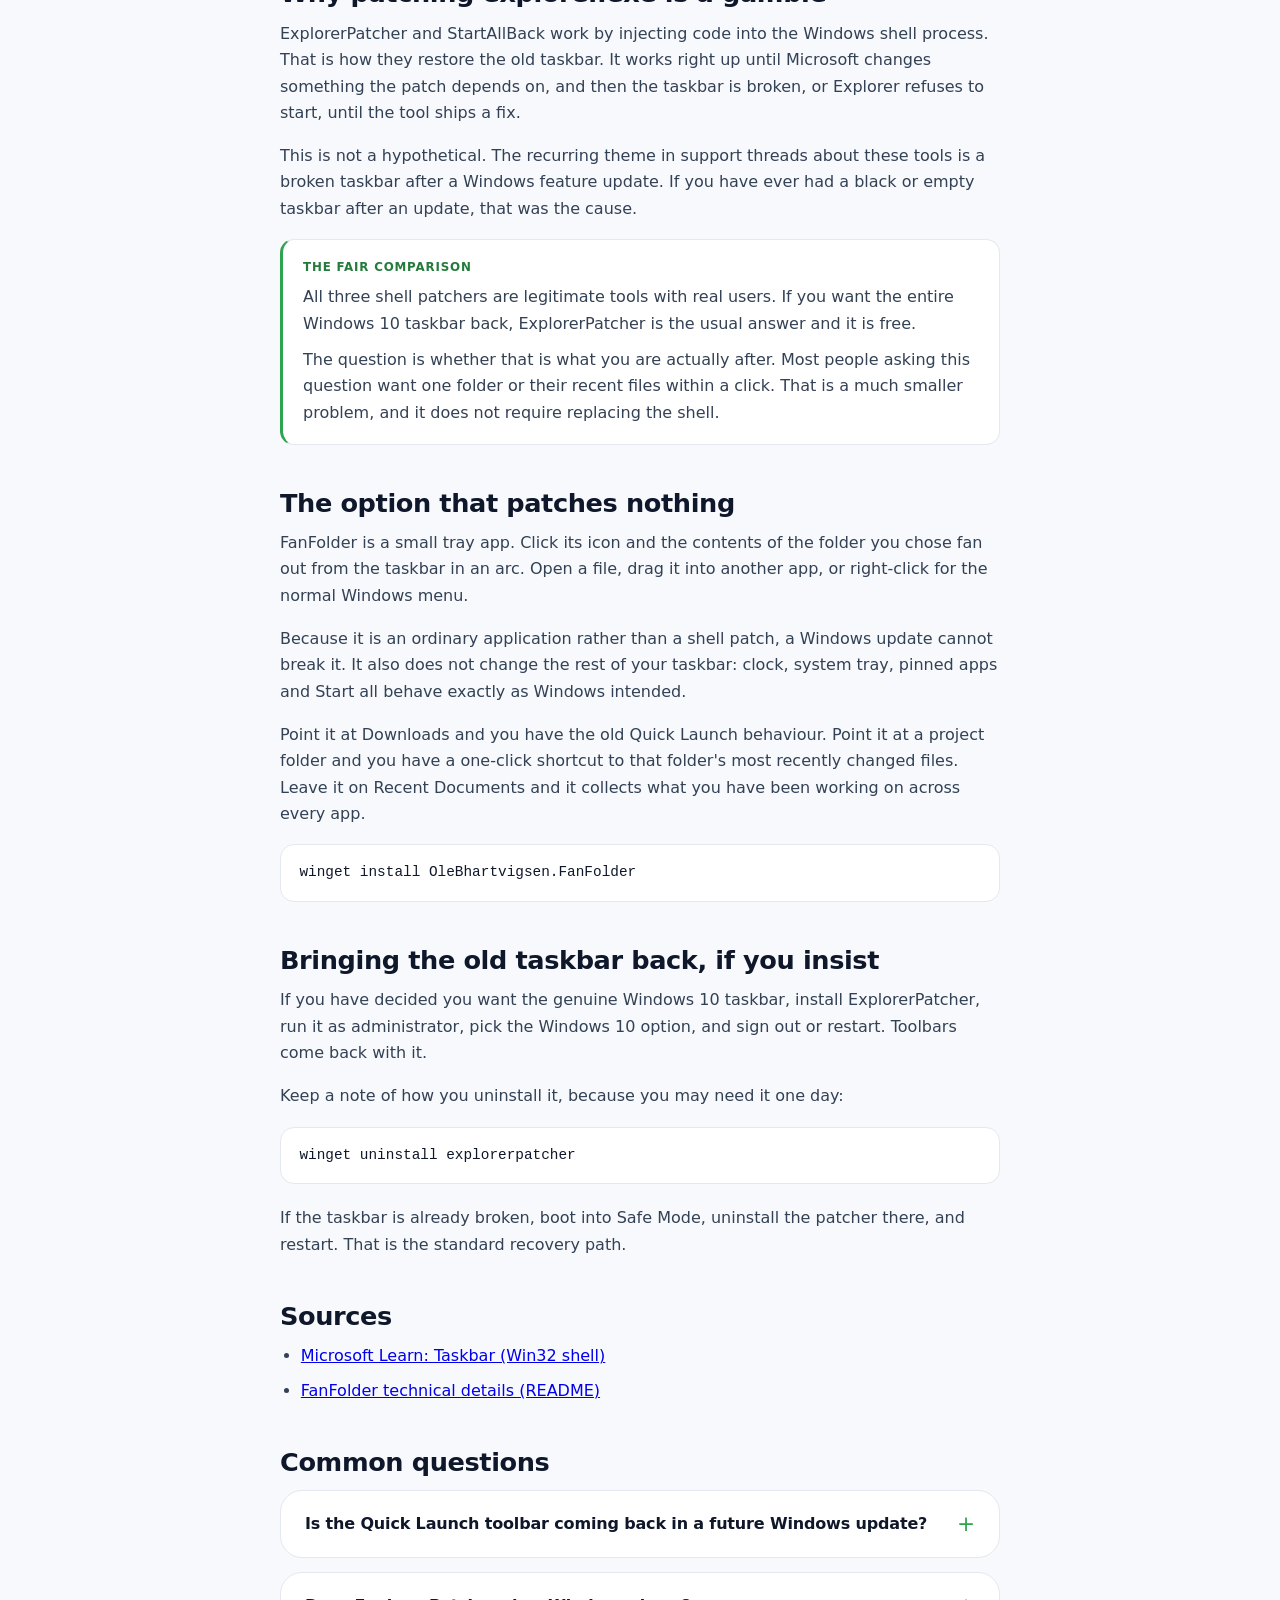
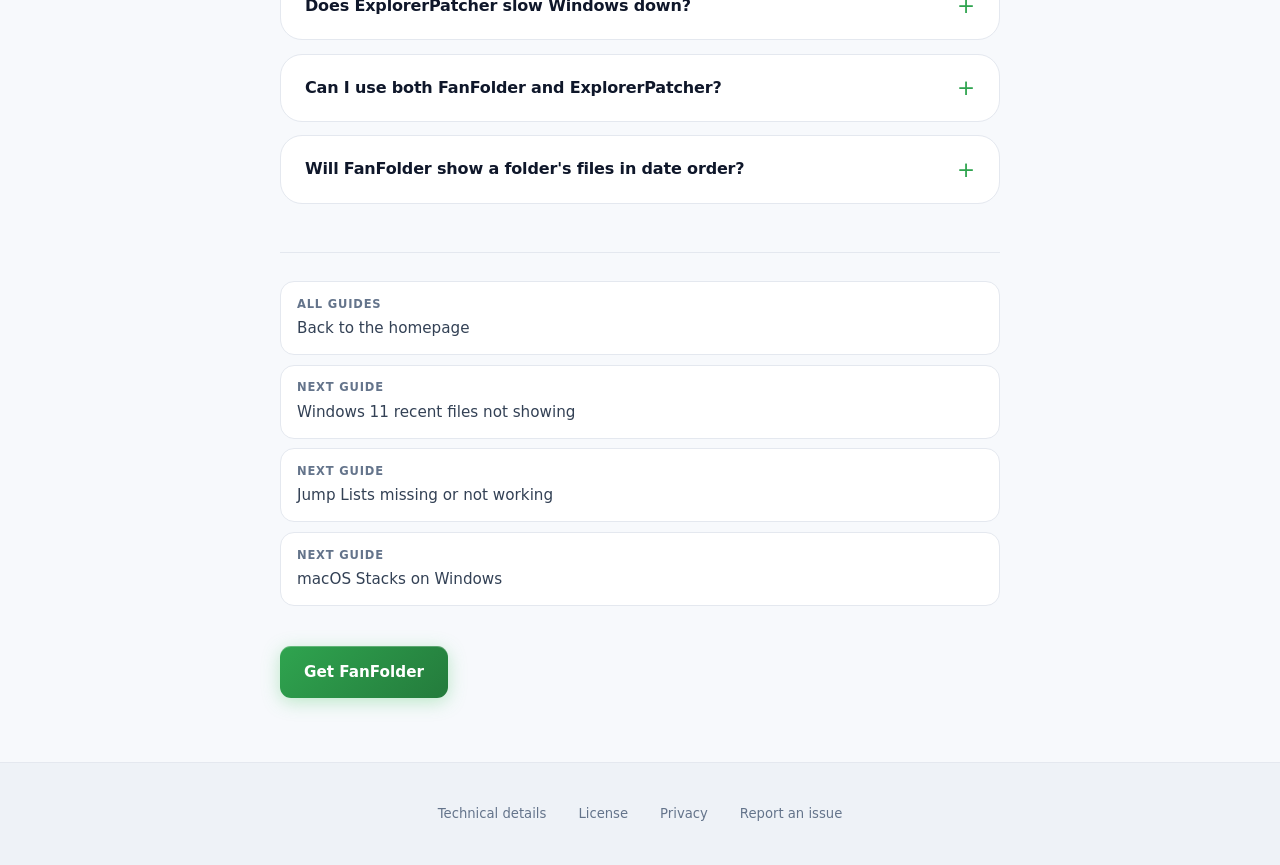
<file: guides/quick-launch-windows-11/index.html>
<!DOCTYPE html>
<html lang="en">
<head>
<meta charset="utf-8" />
<meta name="viewport" content="width=device-width, initial-scale=1" />
<title>Page title</title>
<meta name="description" content="Windows 11 removed taskbar toolbars and the Quick Launch bar. Here are the real options: ExplorerPatcher, StartAllBack, Start11, and a plain tray app that needs no shell patching." />
<link rel="canonical" href="https://olebhartvigsen.github.io/FanFolder/guides/quick-launch-windows-11/" />
<meta property="og:title" content="How to get Quick Launch and taskbar toolbars back in Windows 11" />
<meta property="og:description" content="Windows 11 removed taskbar toolbars and the Quick Launch bar. Here are the real options: ExplorerPatcher, StartAllBack, Start11, and a plain tray app that needs no shell patching." />
<meta property="og:type" content="article" />
<meta property="og:url" content="https://olebhartvigsen.github.io/FanFolder/guides/quick-launch-windows-11/" />
<meta property="og:site_name" content="FanFolder" />
<meta property="og:image" content="https://olebhartvigsen.github.io/FanFolder/social-card.png" />
<meta property="og:image:width" content="1200" />
<meta property="og:image:height" content="630" />
<meta property="og:image:alt" content="FanFolder open on the Windows taskbar, fanning out recent files" />
<meta name="twitter:card" content="summary_large_image" />
<meta name="twitter:title" content="How to get Quick Launch and taskbar toolbars back in Windows 11" />
<meta name="twitter:description" content="Windows 11 removed taskbar toolbars and the Quick Launch bar. Here are the real options: ExplorerPatcher, StartAllBack, Start11, and a plain tray app that needs no shell patching." />
<meta name="twitter:image" content="https://olebhartvigsen.github.io/FanFolder/social-card.png" />
<meta name="twitter:image:alt" content="FanFolder open on the Windows taskbar, fanning out recent files" />
<link rel="icon" href="../../favicon.ico" />
<link rel="stylesheet" href="../../assets/site.css" />
<style>
  /* Article typography, layered on top of the homepage stylesheet. */
  .wrap { max-width: 760px; margin: 0 auto; padding: 0 1.25rem; }
  .article { padding: 7.5rem 0 4rem; }
  .article h1 {
    font-size: clamp(1.9rem, 4.2vw, 2.75rem);
    font-weight: 800;
    letter-spacing: -.025em;
    line-height: 1.12;
    margin-bottom: .75rem;
  }
  .article .lede { font-size: 1.12rem; color: var(--text2); margin-bottom: 2rem; }
  .article h2 {
    font-size: clamp(1.3rem, 2.4vw, 1.6rem);
    font-weight: 750;
    letter-spacing: -.015em;
    margin: 2.5rem 0 .75rem;
    padding-top: .25rem;
  }
  .article h3 { font-size: 1.08rem; font-weight: 700; margin: 1.75rem 0 .5rem; }
  .article p { color: var(--text2); margin-bottom: 1.05rem; }
  .article ul { color: var(--text2); margin: 0 0 1.15rem; padding-left: 1.3rem; }
  .article li { margin-bottom: .5rem; }
  .article code {
    font-family: ui-monospace, SFMono-Regular, Menlo, Consolas, monospace;
    font-size: .88em;
    background: var(--bg2);
    border: 1px solid var(--border);
    border-radius: 6px;
    padding: .1em .38em;
    color: var(--text);
  }
  .article pre {
    background: var(--bg-card);
    border: 1px solid var(--border);
    border-radius: var(--radius);
    padding: 1rem 1.15rem;
    overflow-x: auto;
    margin: 0 0 1.3rem;
  }
  .article pre code { background: none; border: 0; padding: 0; font-size: .9rem; }
  .callout {
    background: var(--bg-card);
    border: 1px solid var(--border);
    border-left: 3px solid var(--accent);
    border-radius: var(--radius);
    padding: 1.1rem 1.25rem;
    margin: 0 0 1.5rem;
  }
  .callout p { margin-bottom: .6rem; }
  .callout p:last-child { margin-bottom: 0; }
  .callout .c-label {
    display: block;
    font-size: .74rem;
    font-weight: 700;
    letter-spacing: .07em;
    text-transform: uppercase;
    color: var(--accent2);
    margin-bottom: .45rem;
  }
  table { width: 100%; border-collapse: collapse; margin: 0 0 1.5rem; font-size: .95rem; }
  th, td { text-align: left; padding: .6rem .7rem; border-bottom: 1px solid var(--border); vertical-align: top; }
  th { font-weight: 700; color: var(--text); }
  td { color: var(--text2); }
  .toc {
    background: var(--bg-card);
    border: 1px solid var(--border);
    border-radius: var(--radius);
    padding: 1.1rem 1.25rem;
    margin-bottom: 2.25rem;
  }
  .toc h2 { margin: 0 0 .6rem; font-size: .78rem; font-weight: 700;
            letter-spacing: .07em; text-transform: uppercase; color: var(--muted); }
  .toc ul { margin: 0; padding-left: 1.15rem; }
  .toc li { margin-bottom: .3rem; }
  .toc a { color: var(--text2); text-decoration: none; font-size: .95rem; }
  .toc a:hover { color: var(--accent2); text-decoration: underline; }
  .guide-nav {
    display: grid; gap: .6rem; margin: 3rem 0 0;
    padding-top: 1.75rem; border-top: 1px solid var(--border);
  }
  .guide-nav a {
    display: block; padding: .8rem 1rem; background: var(--bg-card);
    border: 1px solid var(--border); border-radius: var(--radius);
    text-decoration: none; color: var(--text2); font-size: .95rem;
  }
  .guide-nav a:hover { border-color: var(--accent); color: var(--accent2); }
  .guide-nav .gn-label { display: block; font-size: .72rem; font-weight: 700;
    letter-spacing: .07em; text-transform: uppercase; color: var(--muted); margin-bottom: .15rem; }
  .byline { color: var(--muted); font-size: .92rem; margin: -.25rem 0 1rem; }
  .byline a { color: var(--accent2); }
  .faq-json { display: none; }
</style>
</head>
<body>

<nav id="topnav">
  <a class="nav-logo" href="../../index.html">
    <img src="../../app.svg" alt="FanFolder" />
    FanFolder
  </a>
  <div class="nav-links">
    <a href="../../index.html#macos">Stacks</a>
    <a href="../../index.html#features">Features</a>
    <a href="../../index.html#download">Download</a>
    <a href="../../index.html#faq">FAQ</a>
    <a href="../../index.html#guides">Guides</a>
    <a href="../../index.html#support">Support</a>
    <a class="nav-cta" href="../../index.html#download">Get FanFolder</a>
  </div>
</nav>

<main class="article">
  <div class="wrap">

    <div class="section-label">GUIDE</div>
    <h1>How to get the Quick Launch bar and taskbar toolbars back in Windows 11</h1>
    <p class="byline">By <a href="https://github.com/olebhartvigsen">Ole B. Hartvigsen</a>, developer of FanFolder. Published <time datetime="2026-10-03">3 October 2026</time>, last updated <time datetime="2026-10-21">21 October 2026</time>.</p>
    <p class="lede">Windows 11 removed taskbar toolbars and the Quick Launch bar. Here are the real options: ExplorerPatcher, StartAllBack, Start11, and a plain tray app that needs no shell patching.</p>

    <div class="toc">
      <h2>On this page</h2>
      <ul>
                <li><a href="#what-was-removed">What Windows 11 actually removed</a></li>
        <li><a href="#the-options">The four real options</a></li>
        <li><a href="#patching">Why patching explorer.exe is a gamble</a></li>
        <li><a href="#plain-app">The option that patches nothing</a></li>
        <li><a href="#bring-back">Bringing the old taskbar back, if you insist</a></li>
      </ul>
    </div>

    <h2 id="what-was-removed">What Windows 11 actually removed</h2>
    <p>Windows 11 took away two things people had used for years: the Quick Launch toolbar, and the
    ability to pin folders as taskbar toolbars. The old taskbar let you drag a folder onto it and get a
    small popup with that folder's contents. That is the behaviour most people miss.</p>
    <p>No setting brings it back. This is not a hidden toggle that got flipped. The toolbar support was
    removed from the shell itself, so there is nothing to re-enable.</p>

    <h2 id="the-options">The four real options</h2>
    <p>There are four ways people solve this today. Two restore the old taskbar, one is a commercial
    taskbar replacement, and one sidesteps the problem.</p>
    <table>
      <thead><tr><th>Option</th><th>What it does</th><th>Trade-off</th></tr></thead>
      <tbody>
        <tr><td>ExplorerPatcher</td><td>Restores the Windows 10 taskbar, toolbars included</td><td>Patches explorer.exe, free, breaks on some updates until fixed</td></tr>
        <tr><td>StartAllBack</td><td>Same idea, commercial, polished</td><td>Patches explorer.exe, costs money</td></tr>
        <tr><td>Start11</td><td>Replaces the shell with a Start11 taskbar and Start menu</td><td>Patches the shell, paid, changes far more than you asked for</td></tr>
        <tr><td>FanFolder</td><td>Puts one folder or your recent files in a fan on the taskbar</td><td>Not a taskbar replacement. No patching, no updates can break it</td></tr>
      </tbody>
    </table>

    <h2 id="patching">Why patching explorer.exe is a gamble</h2>
    <p>ExplorerPatcher and StartAllBack work by injecting code into the Windows shell process. That is
    how they restore the old taskbar. It works right up until Microsoft changes something the patch
    depends on, and then the taskbar is broken, or Explorer refuses to start, until the tool ships a fix.</p>
    <p>This is not a hypothetical. The recurring theme in support threads about these tools is a broken
    taskbar after a Windows feature update. If you have ever had a black or empty taskbar after an
    update, that was the cause.</p>

    <div class="callout">
      <span class="c-label">The fair comparison</span>
      <p>All three shell patchers are legitimate tools with real users. If you want the entire Windows 10
      taskbar back, ExplorerPatcher is the usual answer and it is free.</p>
      <p>The question is whether that is what you are actually after. Most people asking this question
      want one folder or their recent files within a click. That is a much smaller problem, and it does
      not require replacing the shell.</p>
    </div>

    <h2 id="plain-app">The option that patches nothing</h2>
    <p>FanFolder is a small tray app. Click its icon and the contents of the folder you chose fan out from
    the taskbar in an arc. Open a file, drag it into another app, or right-click for the normal Windows
    menu.</p>
    <p>Because it is an ordinary application rather than a shell patch, a Windows update cannot break it.
    It also does not change the rest of your taskbar: clock, system tray, pinned apps and Start all behave
    exactly as Windows intended.</p>
    <p>Point it at Downloads and you have the old Quick Launch behaviour. Point it at a project folder and
    you have a one-click shortcut to that folder's most recently changed files. Leave it on Recent
    Documents and it collects what you have been working on across every app.</p>
    <pre><code>winget install OleBhartvigsen.FanFolder</code></pre>

    <h2 id="bring-back">Bringing the old taskbar back, if you insist</h2>
    <p>If you have decided you want the genuine Windows 10 taskbar, install ExplorerPatcher, run it as
    administrator, pick the Windows 10 option, and sign out or restart. Toolbars come back with it.</p>
    <p>Keep a note of how you uninstall it, because you may need it one day:</p>
    <pre><code>winget uninstall explorerpatcher</code></pre>
    <p>If the taskbar is already broken, boot into Safe Mode, uninstall the patcher there, and restart.
    That is the standard recovery path.</p>

    <h2 id="sources">Sources</h2>
    <ul>
      <li><a href="https://learn.microsoft.com/en-us/windows/win32/shell/taskbar" rel="noopener">Microsoft Learn: Taskbar (Win32 shell)</a></li>
      <li><a href="https://github.com/olebhartvigsen/FanFolder#readme">FanFolder technical details (README)</a></li>
    </ul>

    <h2 id="faq-here">Common questions</h2>
    <div class="faq-list">
            <details class="faq-item">
        <summary>Is the Quick Launch toolbar coming back in a future Windows update?</summary>
        <p>Microsoft has not announced it. Treat any claim that it is returning as speculation until it ships. The taskbar toolbar code was removed rather than disabled, so restoring it would be a feature addition, not a settings fix.</p>
      </details>
      <details class="faq-item">
        <summary>Does ExplorerPatcher slow Windows down?</summary>
        <p>It adds work to the shell process, and some users report higher explorer.exe memory use. It is not usually noticeable on a modern machine, but it is more moving parts than a plain tray app.</p>
      </details>
      <details class="faq-item">
        <summary>Can I use both FanFolder and ExplorerPatcher?</summary>
        <p>Yes. They do not conflict. FanFolder sits on the taskbar as its own icon and does not touch the shell, so the two can run side by side while you decide whether you want to keep the patch.</p>
      </details>
      <details class="faq-item">
        <summary>Will FanFolder show a folder's files in date order?</summary>
        <p>Yes, and you can change it. Sort by modified date, created date or name, set how many items appear, and filter filenames with a regular expression.</p>
      </details>
    </div>

    <div class="guide-nav">
      <a href="../../index.html#guides"><span class="gn-label">All guides</span>Back to the homepage</a>
            <a href="../quick-launch-windows-11/"><span class="gn-label">Next guide</span>Windows 11 recent files not showing</a>
      <a href="../recent-files-taskbar/"><span class="gn-label">Next guide</span>Jump Lists missing or not working</a>
      <a href="../jump-lists-windows-11/"><span class="gn-label">Next guide</span>macOS Stacks on Windows</a>
    </div>

    <div style="margin-top:2.5rem">
      <a class="btn btn-primary" href="../../index.html#download">Get FanFolder</a>
    </div>

  </div>
</main>

<footer>
  <div class="footer-links">
    <a href="https://github.com/olebhartvigsen/FanFolder#readme">Technical details</a>
    <a href="https://github.com/olebhartvigsen/FanFolder/blob/main/LICENSE.md">License</a>
    <a href="https://github.com/olebhartvigsen/FanFolder/blob/main/PRIVACY.md">Privacy</a>
    <a href="https://github.com/olebhartvigsen/FanFolder/issues">Report an issue</a>
  </div>
</footer>

<script type="application/ld+json">
{
  "@context": "https://schema.org",
  "@type": "Article",
  "headline": "How to get the Quick Launch bar and taskbar toolbars back in Windows 11",
  "description": "Windows 11 removed taskbar toolbars and the Quick Launch bar. Here are the real options: ExplorerPatcher, StartAllBack, Start11, and a plain tray app that needs no shell patching.",
  "datePublished": "2026-10-03",
  "dateModified": "2026-10-21",
  "author": {
    "@type": "Person",
    "name": "Ole Bülow Hartvigsen",
    "url": "https://github.com/olebhartvigsen"
  },
  "publisher": {
    "@type": "Organization",
    "name": "FanFolder",
    "url": "https://olebhartvigsen.github.io/FanFolder/"
  },
  "mainEntityOfPage": "https://olebhartvigsen.github.io/FanFolder/guides/quick-launch-windows-11/"
}
</script>

<script type="application/ld+json">
{
  "@context": "https://schema.org",
  "@type": "FAQPage",
  "mainEntity": [
    {
      "@type": "Question",
      "name": "Is the Quick Launch toolbar coming back in a future Windows update?",
      "acceptedAnswer": {
        "@type": "Answer",
        "text": "Microsoft has not announced it. Treat any claim that it is returning as speculation until it ships. The taskbar toolbar code was removed rather than disabled, so restoring it would be a feature addition, not a settings fix."
      }
    },
    {
      "@type": "Question",
      "name": "Does ExplorerPatcher slow Windows down?",
      "acceptedAnswer": {
        "@type": "Answer",
        "text": "It adds work to the shell process, and some users report higher explorer.exe memory use. It is not usually noticeable on a modern machine, but it is more moving parts than a plain tray app."
      }
    },
    {
      "@type": "Question",
      "name": "Can I use both FanFolder and ExplorerPatcher?",
      "acceptedAnswer": {
        "@type": "Answer",
        "text": "Yes. They do not conflict. FanFolder sits on the taskbar as its own icon and does not touch the shell, so the two can run side by side while you decide whether you want to keep the patch."
      }
    },
    {
      "@type": "Question",
      "name": "Will FanFolder show a folder's files in date order?",
      "acceptedAnswer": {
        "@type": "Answer",
        "text": "Yes, and you can change it. Sort by modified date, created date or name, set how many items appear, and filter filenames with a regular expression."
      }
    }
  ]
}
</script>

</body>
</html>
</file>
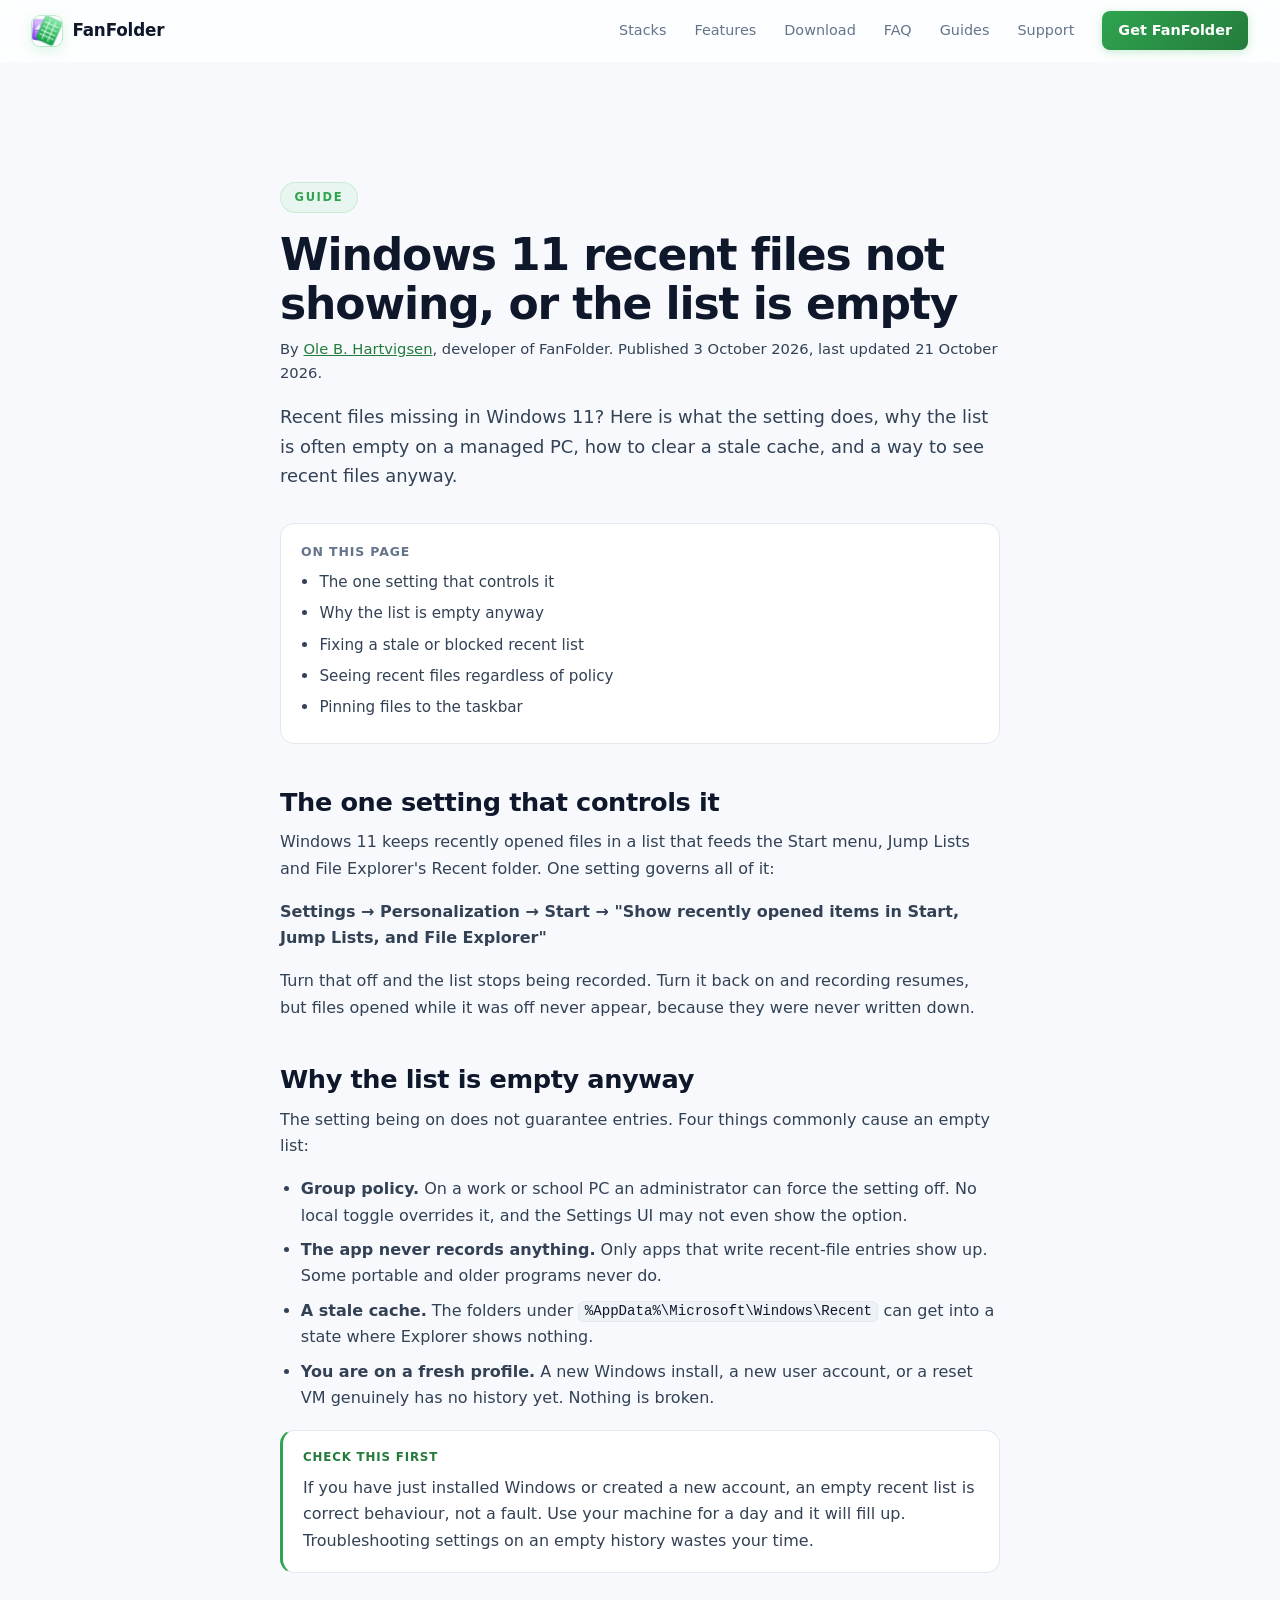
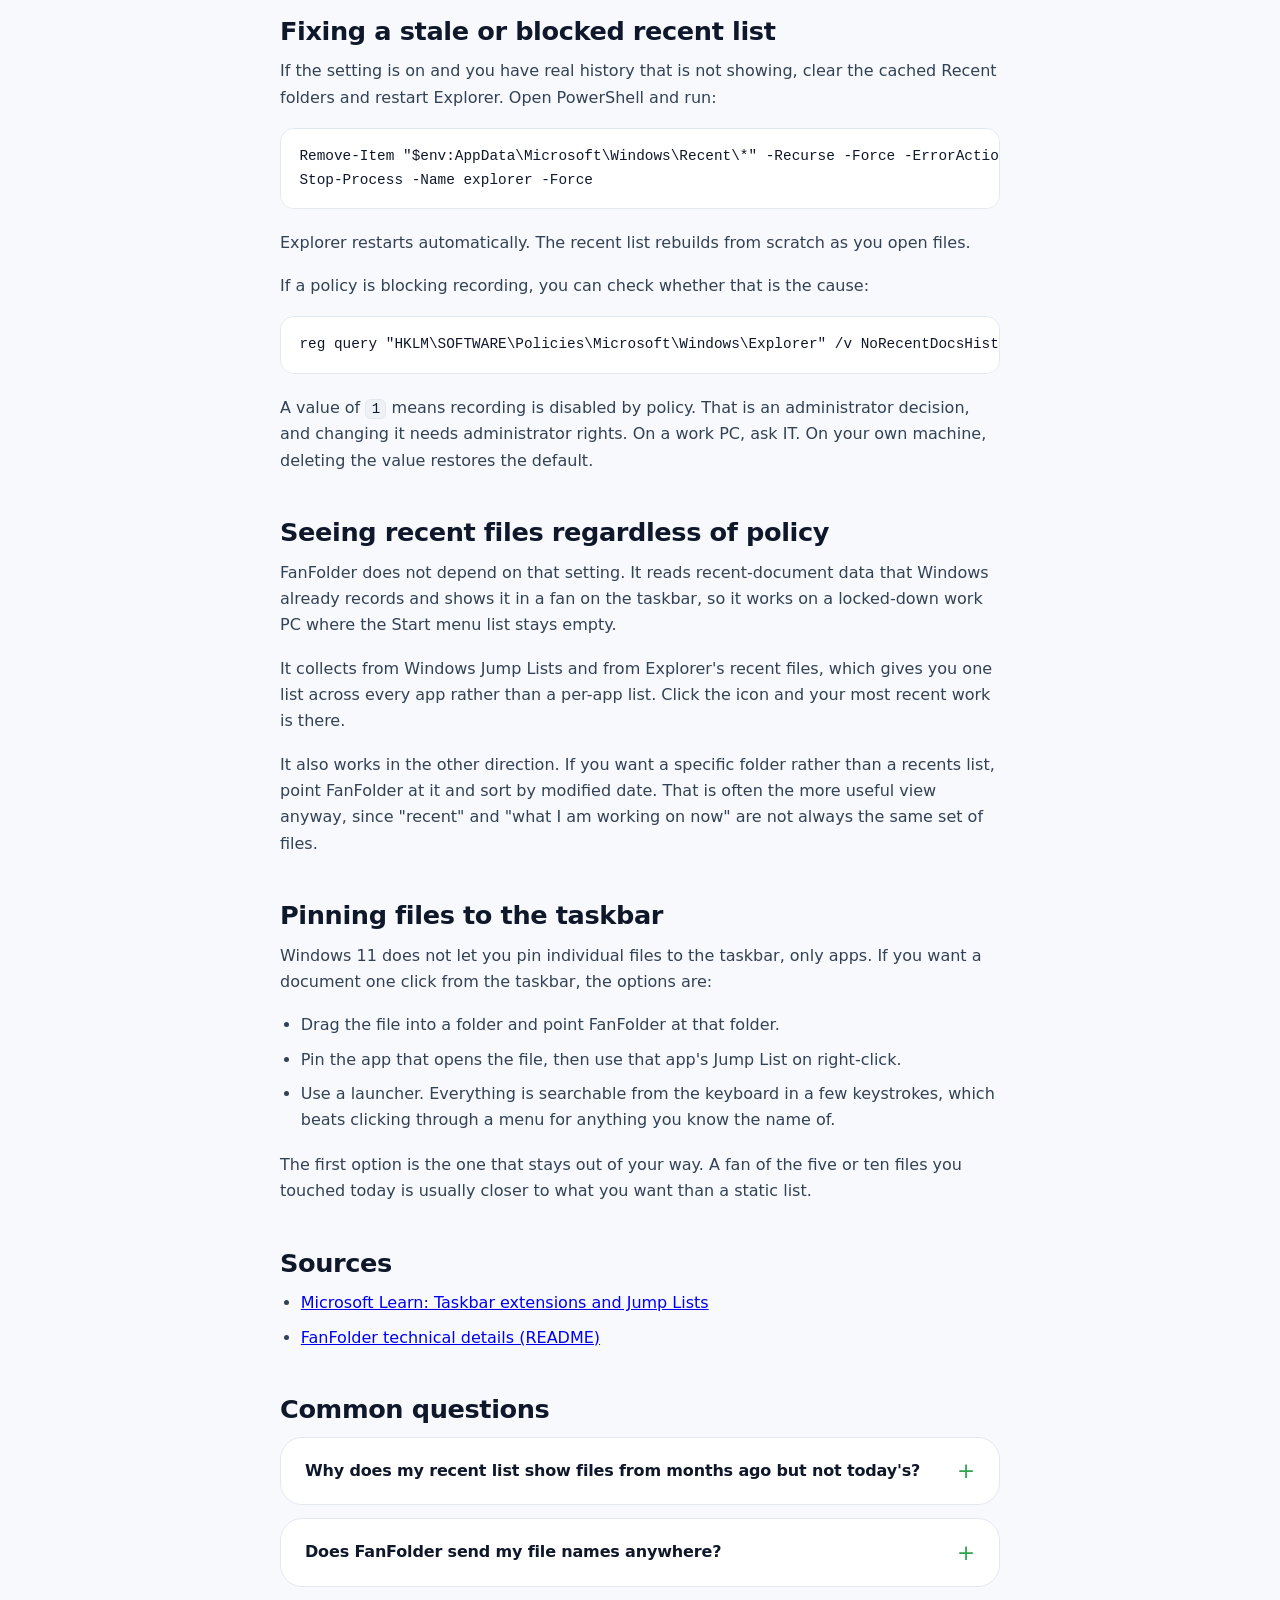
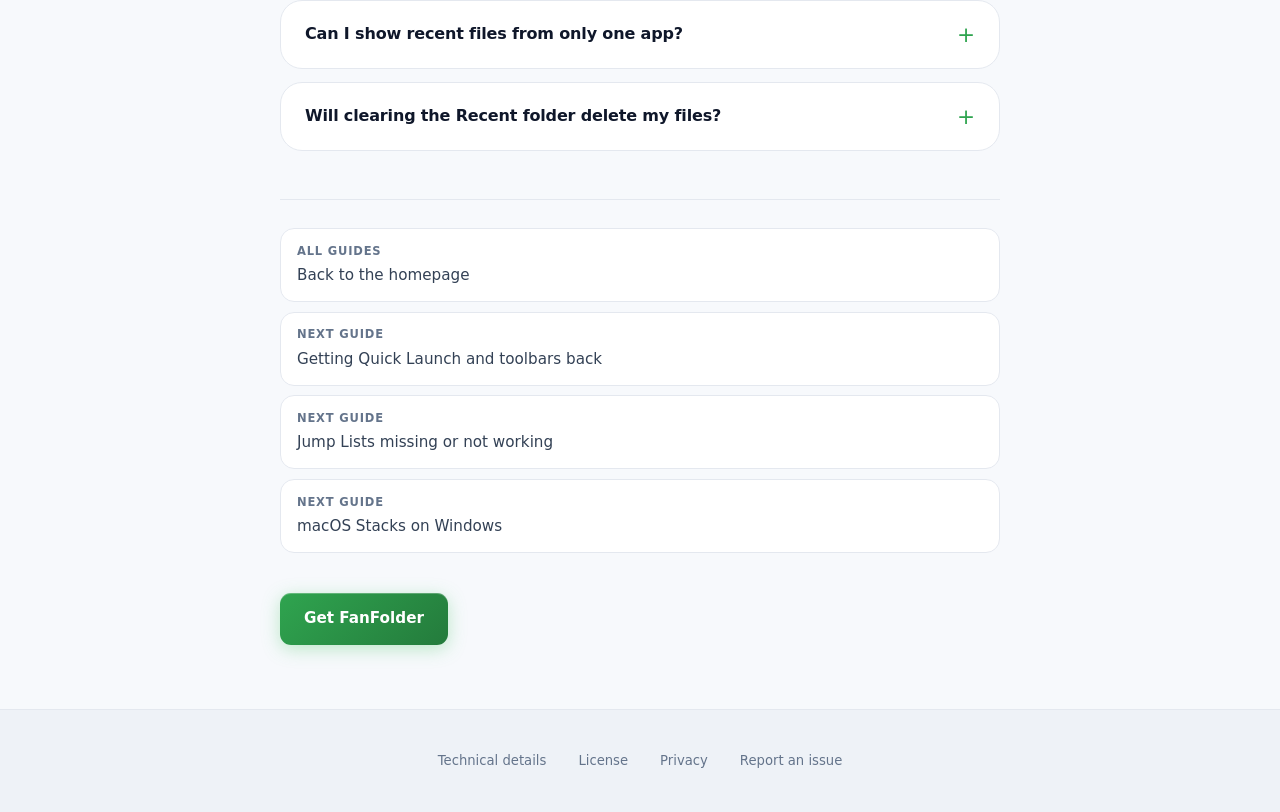
<file: guides/recent-files-taskbar/index.html>
<!DOCTYPE html>
<html lang="en">
<head>
<meta charset="utf-8" />
<meta name="viewport" content="width=device-width, initial-scale=1" />
<title>Page title</title>
<meta name="description" content="Recent files missing in Windows 11? Here is what the setting does, why the list is often empty on a managed PC, how to clear a stale cache, and a way to see recent files anyway." />
<link rel="canonical" href="https://olebhartvigsen.github.io/FanFolder/guides/recent-files-taskbar/" />
<meta property="og:title" content="Windows 11 recent files not showing: fixes and what to use instead" />
<meta property="og:description" content="Recent files missing in Windows 11? Here is what the setting does, why the list is often empty on a managed PC, how to clear a stale cache, and a way to see recent files anyway." />
<meta property="og:type" content="article" />
<meta property="og:url" content="https://olebhartvigsen.github.io/FanFolder/guides/recent-files-taskbar/" />
<meta property="og:site_name" content="FanFolder" />
<meta property="og:image" content="https://olebhartvigsen.github.io/FanFolder/social-card.png" />
<meta property="og:image:width" content="1200" />
<meta property="og:image:height" content="630" />
<meta property="og:image:alt" content="The FanFolder fan open over the Windows taskbar showing recent documents" />
<meta name="twitter:card" content="summary_large_image" />
<meta name="twitter:title" content="Windows 11 recent files not showing: fixes and what to use instead" />
<meta name="twitter:description" content="Recent files missing in Windows 11? Here is what the setting does, why the list is often empty on a managed PC, how to clear a stale cache, and a way to see recent files anyway." />
<meta name="twitter:image" content="https://olebhartvigsen.github.io/FanFolder/social-card.png" />
<meta name="twitter:image:alt" content="The FanFolder fan open over the Windows taskbar showing recent documents" />
<link rel="icon" href="../../favicon.ico" />
<link rel="stylesheet" href="../../assets/site.css" />
<style>
  /* Article typography, layered on top of the homepage stylesheet. */
  .wrap { max-width: 760px; margin: 0 auto; padding: 0 1.25rem; }
  .article { padding: 7.5rem 0 4rem; }
  .article h1 {
    font-size: clamp(1.9rem, 4.2vw, 2.75rem);
    font-weight: 800;
    letter-spacing: -.025em;
    line-height: 1.12;
    margin-bottom: .75rem;
  }
  .article .lede { font-size: 1.12rem; color: var(--text2); margin-bottom: 2rem; }
  .article h2 {
    font-size: clamp(1.3rem, 2.4vw, 1.6rem);
    font-weight: 750;
    letter-spacing: -.015em;
    margin: 2.5rem 0 .75rem;
    padding-top: .25rem;
  }
  .article h3 { font-size: 1.08rem; font-weight: 700; margin: 1.75rem 0 .5rem; }
  .article p { color: var(--text2); margin-bottom: 1.05rem; }
  .article ul { color: var(--text2); margin: 0 0 1.15rem; padding-left: 1.3rem; }
  .article li { margin-bottom: .5rem; }
  .article code {
    font-family: ui-monospace, SFMono-Regular, Menlo, Consolas, monospace;
    font-size: .88em;
    background: var(--bg2);
    border: 1px solid var(--border);
    border-radius: 6px;
    padding: .1em .38em;
    color: var(--text);
  }
  .article pre {
    background: var(--bg-card);
    border: 1px solid var(--border);
    border-radius: var(--radius);
    padding: 1rem 1.15rem;
    overflow-x: auto;
    margin: 0 0 1.3rem;
  }
  .article pre code { background: none; border: 0; padding: 0; font-size: .9rem; }
  .callout {
    background: var(--bg-card);
    border: 1px solid var(--border);
    border-left: 3px solid var(--accent);
    border-radius: var(--radius);
    padding: 1.1rem 1.25rem;
    margin: 0 0 1.5rem;
  }
  .callout p { margin-bottom: .6rem; }
  .callout p:last-child { margin-bottom: 0; }
  .callout .c-label {
    display: block;
    font-size: .74rem;
    font-weight: 700;
    letter-spacing: .07em;
    text-transform: uppercase;
    color: var(--accent2);
    margin-bottom: .45rem;
  }
  table { width: 100%; border-collapse: collapse; margin: 0 0 1.5rem; font-size: .95rem; }
  th, td { text-align: left; padding: .6rem .7rem; border-bottom: 1px solid var(--border); vertical-align: top; }
  th { font-weight: 700; color: var(--text); }
  td { color: var(--text2); }
  .toc {
    background: var(--bg-card);
    border: 1px solid var(--border);
    border-radius: var(--radius);
    padding: 1.1rem 1.25rem;
    margin-bottom: 2.25rem;
  }
  .toc h2 { margin: 0 0 .6rem; font-size: .78rem; font-weight: 700;
            letter-spacing: .07em; text-transform: uppercase; color: var(--muted); }
  .toc ul { margin: 0; padding-left: 1.15rem; }
  .toc li { margin-bottom: .3rem; }
  .toc a { color: var(--text2); text-decoration: none; font-size: .95rem; }
  .toc a:hover { color: var(--accent2); text-decoration: underline; }
  .guide-nav {
    display: grid; gap: .6rem; margin: 3rem 0 0;
    padding-top: 1.75rem; border-top: 1px solid var(--border);
  }
  .guide-nav a {
    display: block; padding: .8rem 1rem; background: var(--bg-card);
    border: 1px solid var(--border); border-radius: var(--radius);
    text-decoration: none; color: var(--text2); font-size: .95rem;
  }
  .guide-nav a:hover { border-color: var(--accent); color: var(--accent2); }
  .guide-nav .gn-label { display: block; font-size: .72rem; font-weight: 700;
    letter-spacing: .07em; text-transform: uppercase; color: var(--muted); margin-bottom: .15rem; }
  .byline { color: var(--muted); font-size: .92rem; margin: -.25rem 0 1rem; }
  .byline a { color: var(--accent2); }
  .faq-json { display: none; }
</style>
</head>
<body>

<nav id="topnav">
  <a class="nav-logo" href="../../index.html">
    <img src="../../app.svg" alt="FanFolder" />
    FanFolder
  </a>
  <div class="nav-links">
    <a href="../../index.html#macos">Stacks</a>
    <a href="../../index.html#features">Features</a>
    <a href="../../index.html#download">Download</a>
    <a href="../../index.html#faq">FAQ</a>
    <a href="../../index.html#guides">Guides</a>
    <a href="../../index.html#support">Support</a>
    <a class="nav-cta" href="../../index.html#download">Get FanFolder</a>
  </div>
</nav>

<main class="article">
  <div class="wrap">

    <div class="section-label">GUIDE</div>
    <h1>Windows 11 recent files not showing, or the list is empty</h1>
    <p class="byline">By <a href="https://github.com/olebhartvigsen">Ole B. Hartvigsen</a>, developer of FanFolder. Published <time datetime="2026-10-03">3 October 2026</time>, last updated <time datetime="2026-10-21">21 October 2026</time>.</p>
    <p class="lede">Recent files missing in Windows 11? Here is what the setting does, why the list is often empty on a managed PC, how to clear a stale cache, and a way to see recent files anyway.</p>

    <div class="toc">
      <h2>On this page</h2>
      <ul>
                <li><a href="#the-setting">The one setting that controls it</a></li>
        <li><a href="#why-empty">Why the list is empty anyway</a></li>
        <li><a href="#fix">Fixing a stale or blocked recent list</a></li>
        <li><a href="#always">Seeing recent files regardless of policy</a></li>
        <li><a href="#pinning">Pinning files to the taskbar</a></li>
      </ul>
    </div>

    <h2 id="the-setting">The one setting that controls it</h2>
    <p>Windows 11 keeps recently opened files in a list that feeds the Start menu, Jump Lists and File
    Explorer's Recent folder. One setting governs all of it:</p>
    <p><strong>Settings &rarr; Personalization &rarr; Start &rarr; "Show recently opened items in Start,
    Jump Lists, and File Explorer"</strong></p>
    <p>Turn that off and the list stops being recorded. Turn it back on and recording resumes, but files
    opened while it was off never appear, because they were never written down.</p>

    <h2 id="why-empty">Why the list is empty anyway</h2>
    <p>The setting being on does not guarantee entries. Four things commonly cause an empty list:</p>
    <ul>
      <li><strong>Group policy.</strong> On a work or school PC an administrator can force the setting off.
      No local toggle overrides it, and the Settings UI may not even show the option.</li>
      <li><strong>The app never records anything.</strong> Only apps that write recent-file entries show up.
      Some portable and older programs never do.</li>
      <li><strong>A stale cache.</strong> The folders under <code>%AppData%\Microsoft\Windows\Recent</code>
      can get into a state where Explorer shows nothing.</li>
      <li><strong>You are on a fresh profile.</strong> A new Windows install, a new user account, or a reset
      VM genuinely has no history yet. Nothing is broken.</li>
    </ul>

    <div class="callout">
      <span class="c-label">Check this first</span>
      <p>If you have just installed Windows or created a new account, an empty recent list is correct
      behaviour, not a fault. Use your machine for a day and it will fill up. Troubleshooting settings on
      an empty history wastes your time.</p>
    </div>

    <h2 id="fix">Fixing a stale or blocked recent list</h2>
    <p>If the setting is on and you have real history that is not showing, clear the cached Recent folders
    and restart Explorer. Open PowerShell and run:</p>
    <pre><code>Remove-Item "$env:AppData\Microsoft\Windows\Recent\*" -Recurse -Force -ErrorAction SilentlyContinue
Stop-Process -Name explorer -Force</code></pre>
    <p>Explorer restarts automatically. The recent list rebuilds from scratch as you open files.</p>
    <p>If a policy is blocking recording, you can check whether that is the cause:</p>
    <pre><code>reg query "HKLM\SOFTWARE\Policies\Microsoft\Windows\Explorer" /v NoRecentDocsHistory</code></pre>
    <p>A value of <code>1</code> means recording is disabled by policy. That is an administrator decision,
    and changing it needs administrator rights. On a work PC, ask IT. On your own machine, deleting the
    value restores the default.</p>

    <h2 id="always">Seeing recent files regardless of policy</h2>
    <p>FanFolder does not depend on that setting. It reads recent-document data that Windows already
    records and shows it in a fan on the taskbar, so it works on a locked-down work PC where the Start
    menu list stays empty.</p>
    <p>It collects from Windows Jump Lists and from Explorer's recent files, which gives you one list
    across every app rather than a per-app list. Click the icon and your most recent work is there.</p>
    <p>It also works in the other direction. If you want a specific folder rather than a recents list,
    point FanFolder at it and sort by modified date. That is often the more useful view anyway, since
    "recent" and "what I am working on now" are not always the same set of files.</p>

    <h2 id="pinning">Pinning files to the taskbar</h2>
    <p>Windows 11 does not let you pin individual files to the taskbar, only apps. If you want a document
    one click from the taskbar, the options are:</p>
    <ul>
      <li>Drag the file into a folder and point FanFolder at that folder.</li>
      <li>Pin the app that opens the file, then use that app's Jump List on right-click.</li>
      <li>Use a launcher. Everything is searchable from the keyboard in a few keystrokes, which beats
      clicking through a menu for anything you know the name of.</li>
    </ul>
    <p>The first option is the one that stays out of your way. A fan of the five or ten files you touched
    today is usually closer to what you want than a static list.</p>

    <h2 id="sources">Sources</h2>
    <ul>
      <li><a href="https://learn.microsoft.com/en-us/windows/win32/shell/taskbar-extensions" rel="noopener">Microsoft Learn: Taskbar extensions and Jump Lists</a></li>
      <li><a href="https://github.com/olebhartvigsen/FanFolder#readme">FanFolder technical details (README)</a></li>
    </ul>

    <h2 id="faq-here">Common questions</h2>
    <div class="faq-list">
            <details class="faq-item">
        <summary>Why does my recent list show files from months ago but not today's?</summary>
        <p>Usually the recording setting was turned off in between, so the newer files were never written down. Toggle the Start setting off and on, restart, and use the machine for a while to rebuild the list.</p>
      </details>
      <details class="faq-item">
        <summary>Does FanFolder send my file names anywhere?</summary>
        <p>No. It reads the recent-file data Windows already keeps on your machine and displays it locally. The one optional telemetry event carries no file names or paths, and a registry value turns it off. See the privacy policy for the exact detail.</p>
      </details>
      <details class="faq-item">
        <summary>Can I show recent files from only one app?</summary>
        <p>Windows Jump Lists do this natively: right-click a pinned taskbar icon and the app's own recent files appear. FanFolder is better when you want one combined list across every app.</p>
      </details>
      <details class="faq-item">
        <summary>Will clearing the Recent folder delete my files?</summary>
        <p>No. Those folders hold shortcuts and metadata, not the documents themselves. Clearing them only resets the list. Your actual files are untouched.</p>
      </details>
    </div>

    <div class="guide-nav">
      <a href="../../index.html#guides"><span class="gn-label">All guides</span>Back to the homepage</a>
            <a href="../recent-files-taskbar/"><span class="gn-label">Next guide</span>Getting Quick Launch and toolbars back</a>
      <a href="../quick-launch-windows-11/"><span class="gn-label">Next guide</span>Jump Lists missing or not working</a>
      <a href="../jump-lists-windows-11/"><span class="gn-label">Next guide</span>macOS Stacks on Windows</a>
    </div>

    <div style="margin-top:2.5rem">
      <a class="btn btn-primary" href="../../index.html#download">Get FanFolder</a>
    </div>

  </div>
</main>

<footer>
  <div class="footer-links">
    <a href="https://github.com/olebhartvigsen/FanFolder#readme">Technical details</a>
    <a href="https://github.com/olebhartvigsen/FanFolder/blob/main/LICENSE.md">License</a>
    <a href="https://github.com/olebhartvigsen/FanFolder/blob/main/PRIVACY.md">Privacy</a>
    <a href="https://github.com/olebhartvigsen/FanFolder/issues">Report an issue</a>
  </div>
</footer>

<script type="application/ld+json">
{
  "@context": "https://schema.org",
  "@type": "Article",
  "headline": "Windows 11 recent files not showing, or the list is empty",
  "description": "Recent files missing in Windows 11? Here is what the setting does, why the list is often empty on a managed PC, how to clear a stale cache, and a way to see recent files anyway.",
  "datePublished": "2026-10-03",
  "dateModified": "2026-10-21",
  "author": {
    "@type": "Person",
    "name": "Ole Bülow Hartvigsen",
    "url": "https://github.com/olebhartvigsen"
  },
  "publisher": {
    "@type": "Organization",
    "name": "FanFolder",
    "url": "https://olebhartvigsen.github.io/FanFolder/"
  },
  "mainEntityOfPage": "https://olebhartvigsen.github.io/FanFolder/guides/recent-files-taskbar/"
}
</script>

<script type="application/ld+json">
{
  "@context": "https://schema.org",
  "@type": "FAQPage",
  "mainEntity": [
    {
      "@type": "Question",
      "name": "Why does my recent list show files from months ago but not today's?",
      "acceptedAnswer": {
        "@type": "Answer",
        "text": "Usually the recording setting was turned off in between, so the newer files were never written down. Toggle the Start setting off and on, restart, and use the machine for a while to rebuild the list."
      }
    },
    {
      "@type": "Question",
      "name": "Does FanFolder send my file names anywhere?",
      "acceptedAnswer": {
        "@type": "Answer",
        "text": "No. It reads the recent-file data Windows already keeps on your machine and displays it locally. The one optional telemetry event carries no file names or paths, and a registry value turns it off. See the privacy policy for the exact detail."
      }
    },
    {
      "@type": "Question",
      "name": "Can I show recent files from only one app?",
      "acceptedAnswer": {
        "@type": "Answer",
        "text": "Windows Jump Lists do this natively: right-click a pinned taskbar icon and the app's own recent files appear. FanFolder is better when you want one combined list across every app."
      }
    },
    {
      "@type": "Question",
      "name": "Will clearing the Recent folder delete my files?",
      "acceptedAnswer": {
        "@type": "Answer",
        "text": "No. Those folders hold shortcuts and metadata, not the documents themselves. Clearing them only resets the list. Your actual files are untouched."
      }
    }
  ]
}
</script>

</body>
</html>
</file>
<file: assets/site.css>
*, *::before, *::after { box-sizing: border-box; margin: 0; padding: 0; }

    :root {
      --bg:       #f7f9fc;
      --bg2:      #eef2f7;
      --bg3:      #e3e9f1;
      --bg-card:  #ffffff;
      --border:   #e4e8ef;
      --border2:  #cfd6e0;

      --green:    #2FA44F;
      --green2:   #247B3C;
      --purple:   #7B50B8;
      --purple2:  #5F3B96;
      --blue:     #2F6BD8;
      --blue2:    #234fa8;
      --pink:     #db2777;
      --amber:    #d97706;

      --accent:   #2FA44F;
      --accent2:  #247B3C;

      --text:     #0f172a;
      --text2:    #334155;
      --muted:    #64748b;
      --muted2:   #94a3b8;

      --radius:   14px;
      --radius-lg: 22px;

      --grad-brand: linear-gradient(135deg, #2FA44F 0%, #7B50B8 50%, #2F6BD8 100%);
      --grad-green: linear-gradient(135deg, #2FA44F 0%, #247B3C 100%);
      --grad-purple: linear-gradient(135deg, #7B50B8 0%, #5F3B96 100%);
      --grad-blue: linear-gradient(135deg, #2F6BD8 0%, #234fa8 100%);
    }

    html { scroll-behavior: smooth; }

    body {
      background: var(--bg);
      color: var(--text);
      font-family: -apple-system, BlinkMacSystemFont, "Inter", "Segoe UI", system-ui, sans-serif;
      line-height: 1.65;
      overflow-x: hidden;
    }

    ::selection { background: rgba(47,164,79,.28); color: var(--text); }

    /* ── Animated blob backdrop ─────────────────────────────────────────── */
    .backdrop {
      position: fixed; inset: 0; z-index: -1;
      overflow: hidden; pointer-events: none;
    }
    .blob {
      position: absolute;
      border-radius: 50%;
      filter: blur(130px);
      opacity: .22;
      animation: blobFloat 22s ease-in-out infinite;
    }
    .blob.b1 { width: 520px; height: 520px; background: #4CC86A; top: -180px; left: -120px; }
    .blob.b2 { width: 460px; height: 460px; background: #9B6ED4; top: 20%; right: -140px; animation-delay: -7s; animation-duration: 27s; opacity: .18; }
    .blob.b3 { width: 380px; height: 380px; background: #4A82E8; top: 60%; left: 30%; animation-delay: -14s; animation-duration: 31s; opacity: .14; }
    @keyframes blobFloat {
      0%, 100% { transform: translate(0, 0) scale(1); }
      33%      { transform: translate(60px, -40px) scale(1.08); }
      66%      { transform: translate(-40px, 50px) scale(.94); }
    }
    .grain {
      position: fixed; inset: 0; z-index: -1; pointer-events: none;
      background: url("data:image/svg+xml,%3Csvg viewBox='0 0 200 200' xmlns='http://www.w3.org/2000/svg'%3E%3Cfilter id='n'%3E%3CfeTurbulence type='fractalNoise' baseFrequency='0.85' numOctaves='3' stitchTiles='stitch'/%3E%3C/filter%3E%3Crect width='100%25' height='100%25' filter='url(%23n)' opacity='.6'/%3E%3C/svg%3E");
      opacity: .025;
      mix-blend-mode: multiply;
    }

    /* ── Nav ──────────────────────────────────────────────────────────── */
    nav {
      position: sticky; top: 0; z-index: 100;
      background: rgba(255,255,255,.72);
      backdrop-filter: blur(18px) saturate(140%);
      -webkit-backdrop-filter: blur(18px) saturate(140%);
      border-bottom: 1px solid transparent;
      padding: 0 2rem;
      display: flex; align-items: center; justify-content: space-between;
      height: 62px;
      transition: border-color .25s, background .25s;
    }
    nav.scrolled {
      border-bottom-color: var(--border);
      background: rgba(255,255,255,.92);
    }
    .nav-logo {
      display: flex; align-items: center; gap: .65rem;
      font-weight: 700; font-size: 1.05rem;
      text-decoration: none; color: var(--text);
      letter-spacing: -.01em;
    }
    .nav-logo img {
      width: 30px; height: 30px; border-radius: 8px;
      box-shadow: 0 0 0 1px rgba(76,200,106,.3), 0 4px 14px rgba(76,200,106,.2);
    }
    .nav-links { display: flex; align-items: center; gap: 1.75rem; }
    .nav-links a {
      color: var(--muted); text-decoration: none;
      font-size: .9rem; font-weight: 500;
      transition: color .15s;
    }
    .nav-links a:hover { color: var(--text); }
    .nav-links .nav-icon {
      font-size: 1.1rem; line-height: 1;
      opacity: .7; transition: opacity .15s, transform .15s;
    }
    .nav-links .nav-icon:hover { opacity: 1; transform: scale(1.15); }
    .nav-cta {
      display: inline-flex; align-items: center; gap: .4rem;
      background: var(--grad-green);
      color: #fff !important;
      padding: .45rem 1rem;
      border-radius: 8px;
      font-weight: 600 !important;
      box-shadow: 0 2px 10px rgba(76,200,106,.3);
      transition: transform .15s, box-shadow .15s;
    }
    .nav-cta:hover { transform: translateY(-1px); box-shadow: 0 4px 16px rgba(76,200,106,.42); }

    /* ── Hero ─────────────────────────────────────────────────────────── */
    .hero {
      padding: 5rem 2rem 4rem;
      max-width: 1220px; margin: 0 auto;
      display: grid;
      grid-template-columns: 1.05fr .95fr;
      gap: 4rem;
      align-items: center;
      position: relative;
    }
    .hero-copy .eyebrow {
      display: inline-flex; align-items: center; gap: .5rem;
      font-size: .78rem; font-weight: 600;
      letter-spacing: .04em;
      color: var(--green);
      background: rgba(76,200,106,.08);
      border: 1px solid rgba(76,200,106,.22);
      border-radius: 99px;
      padding: .35rem .9rem .35rem .55rem;
      margin-bottom: 1.5rem;
    }
    .eyebrow .dot {
      width: 7px; height: 7px; border-radius: 50%;
      background: var(--green);
      box-shadow: 0 0 0 3px rgba(76,200,106,.2);
      animation: pulseDot 2.4s ease-in-out infinite;
    }
    @keyframes pulseDot {
      0%, 100% { box-shadow: 0 0 0 3px rgba(76,200,106,.15); }
      50%      { box-shadow: 0 0 0 6px rgba(76,200,106,.05); }
    }

    .hero h1 {
      font-size: clamp(2.4rem, 5.2vw, 4rem);
      font-weight: 800;
      letter-spacing: -.035em;
      line-height: 1.05;
      margin-bottom: 1.25rem;
    }
    .hero h1 .grad {
      background: var(--grad-brand);
      background-size: 200% 100%;
      -webkit-background-clip: text;
      -webkit-text-fill-color: transparent;
      background-clip: text;
      animation: gradShift 8s ease-in-out infinite;
    }
    @keyframes gradShift {
      0%, 100% { background-position: 0% 50%; }
      50%      { background-position: 100% 50%; }
    }
    .hero-copy p {
      font-size: 1.12rem;
      color: var(--text2);
      line-height: 1.65;
      margin-bottom: 2rem;
      max-width: 540px;
    }
    .btn-row { display: flex; gap: .85rem; flex-wrap: wrap; align-items: center; }
    .btn {
      display: inline-flex; align-items: center; gap: .55rem;
      padding: .85rem 1.5rem;
      border-radius: 11px;
      font-size: .95rem;
      font-weight: 600;
      text-decoration: none;
      transition: transform .15s, box-shadow .15s, background .15s, border-color .15s;
      position: relative;
      white-space: nowrap;
    }
    .btn:hover { transform: translateY(-2px); }
    .btn:active { transform: translateY(0); }
    .btn-primary {
      background: var(--grad-green);
      color: #fff;
      box-shadow: 0 4px 18px rgba(76,200,106,.35), inset 0 1px 0 rgba(255,255,255,.25);
    }
    .btn-primary:hover { box-shadow: 0 8px 28px rgba(76,200,106,.45), inset 0 1px 0 rgba(255,255,255,.3); }
    .btn-ghost {
      background: rgba(15,23,42,.035);
      color: var(--text);
      border: 1px solid var(--border2);
    }
    .btn-ghost:hover { background: rgba(15,23,42,.06); border-color: var(--muted2); }
    .trust-row {
      margin-top: 2.25rem;
      display: flex; flex-wrap: wrap;
      gap: 1.1rem 1.75rem;
      font-size: .85rem;
      color: var(--muted);
    }
    .trust-item {
      display: inline-flex; align-items: center; gap: .4rem;
    }
    .trust-item svg { width: 16px; height: 16px; stroke: var(--green); fill: none; stroke-width: 2.5; stroke-linecap: round; stroke-linejoin: round; flex-shrink: 0; }

    /* ── Hero visual (static fan mockup) ─────────────────────────────── */
    .hero-visual {
      position: relative;
      height: 520px;
      display: flex;
      align-items: center;
      justify-content: center;
    }
    .hv-glow {
      position: absolute; inset: 0;
      background:
        radial-gradient(ellipse 60% 50% at 50% 55%, rgba(76,200,106,.25), transparent 65%),
        radial-gradient(ellipse 40% 40% at 30% 40%, rgba(155,110,212,.2), transparent 70%),
        radial-gradient(ellipse 40% 40% at 70% 30%, rgba(74,130,232,.18), transparent 70%);
      filter: blur(20px);
      pointer-events: none;
    }
    .hv-video {
      position: relative;
      max-width: 100%;
      max-height: 100%;
      height: 100%;
      width: auto;
      object-fit: contain;
      background: transparent;
      display: block;
      mix-blend-mode: multiply;
    }
    .hv-stage {
      position: relative;
      width: 100%;
      height: 100%;
      display: flex;
      align-items: flex-end;
      justify-content: center;
    }
    .hv-fan {
      position: relative;
      width: 340px;
      height: 480px;
    }
    .hv-taskbar {
      position: absolute;
      bottom: 0; left: 50%;
      transform: translateX(-50%);
      width: 280px;
      height: 48px;
      background: linear-gradient(180deg, rgba(30,35,50,.85), rgba(20,24,36,.9));
      backdrop-filter: blur(12px);
      border: 1px solid rgba(255,255,255,.08);
      border-radius: 14px;
      box-shadow: 0 12px 40px rgba(0,0,0,.5), inset 0 1px 0 rgba(255,255,255,.05);
      display: flex; align-items: center; justify-content: center;
      gap: 10px;
      padding: 0 14px;
    }
    .hv-tb-ico {
      width: 28px; height: 28px;
      display: flex; align-items: center; justify-content: center;
      border-radius: 6px;
      opacity: .75;
    }
    .hv-tb-ff {
      width: 30px; height: 30px;
      border-radius: 7px;
      box-shadow: 0 0 0 1px rgba(76,200,106,.5), 0 0 18px rgba(76,200,106,.4);
      position: relative;
    }
    .hv-tb-ff::after {
      content: '';
      position: absolute;
      bottom: -8px; left: 50%;
      transform: translateX(-50%);
      width: 20px; height: 3px; border-radius: 2px;
      background: var(--green);
      box-shadow: 0 0 10px var(--green);
    }
    .hv-tb-ff img { width: 100%; height: 100%; border-radius: 7px; display: block; }

    /* Fan items arranged in arc above taskbar */
    .hv-item {
      position: absolute;
      display: flex; align-items: center; gap: 8px;
      flex-direction: row-reverse;
      opacity: 0;
      animation: hvItemIn 700ms cubic-bezier(0.23, 1, 0.32, 1) forwards;
    }
    @keyframes hvItemIn {
      from { opacity: 0; transform: translate(var(--sx), var(--sy)) scale(.2); }
      to   { opacity: 1; transform: translate(0, 0) scale(1); }
    }
    .hv-pill {
      background: rgba(20,25,36,.92);
      backdrop-filter: blur(8px);
      border: 1px solid rgba(255,255,255,.08);
      color: #f2f4f8;
      font-size: .72rem;
      font-weight: 500;
      padding: .3rem .6rem;
      border-radius: 6px;
      white-space: nowrap;
      box-shadow: 0 4px 14px rgba(0,0,0,.4);
    }
    .hv-ico {
      width: 42px; height: 42px;
      border-radius: 9px;
      display: flex; align-items: center; justify-content: center;
      font-size: .72rem; font-weight: 700; color: #fff;
      box-shadow: 0 6px 20px rgba(0,0,0,.45), inset 0 1px 0 rgba(255,255,255,.18);
      flex-shrink: 0;
      letter-spacing: -.02em;
    }
    .hv-ico.ext {
      position: absolute; right: -4px; bottom: -4px;
      width: 18px; height: 14px;
      border-radius: 3px;
      font-size: .5rem;
      background: rgba(0,0,0,.6);
      border: 1px solid rgba(255,255,255,.1);
    }

    /* ── Stats band ────────────────────────────────────────────────── */
    .stats {
      max-width: 1100px; margin: 1rem auto 0;
      padding: 0 2rem;
      display: grid;
      grid-template-columns: repeat(4, 1fr);
      gap: 1.25rem;
    }
    .stat {
      background: #ffffff;
      border: 1px solid var(--border);
      border-radius: var(--radius);
      padding: 1.25rem 1.35rem;
      backdrop-filter: blur(6px);
    }
    .stat-n {
      font-size: 1.65rem; font-weight: 800;
      letter-spacing: -.02em;
      background: var(--grad-brand);
      -webkit-background-clip: text;
      -webkit-text-fill-color: transparent;
      background-clip: text;
    }
    .stat-l {
      font-size: .8rem;
      color: var(--muted);
      margin-top: .15rem;
    }

    /* ── Section framing ──────────────────────────────────────────── */
    .section-wrap { padding: 6rem 2rem; max-width: 1180px; margin: 0 auto; }
    .section-label {
      display: inline-flex; align-items: center; gap: .4rem;
      font-size: .72rem; font-weight: 700;
      letter-spacing: .14em; text-transform: uppercase;
      color: var(--green);
      background: rgba(76,200,106,.08);
      border: 1px solid rgba(76,200,106,.2);
      border-radius: 99px;
      padding: .3rem .85rem;
      margin-bottom: 1.1rem;
    }
    .section-label.p { color: var(--purple); background: rgba(155,110,212,.08); border-color: rgba(155,110,212,.22); }
    .section-label.b { color: var(--blue);   background: rgba(74,130,232,.08);  border-color: rgba(74,130,232,.22); }
    .section-head { text-align: center; max-width: 720px; margin: 0 auto 3.5rem; }
    .section-head h2 { text-align: center; }
    h2 {
      font-size: clamp(1.8rem, 3.4vw, 2.5rem);
      font-weight: 800;
      letter-spacing: -.025em;
      line-height: 1.15;
      margin-bottom: 1rem;
    }
    .section-sub {
      color: var(--text2);
      font-size: 1.05rem;
      line-height: 1.7;
    }

    /* ── Bento feature grid ───────────────────────────────────────── */
    .bento {
      display: grid;
      grid-template-columns: repeat(6, 1fr);
      grid-auto-rows: minmax(180px, auto);
      gap: 1.1rem;
    }
    .bento-card {
      position: relative;
      background: var(--bg-card);
      border: 1px solid var(--border);
      border-radius: var(--radius-lg);
      padding: 1.75rem;
      overflow: hidden;
      transition: transform .25s, border-color .25s, box-shadow .25s;
    }
    .bento-card::before {
      content: '';
      position: absolute; inset: 0;
      background: radial-gradient(circle at var(--mx, 50%) var(--my, 0%), rgba(47,164,79,.08), transparent 40%);
      opacity: 0;
      transition: opacity .3s;
      pointer-events: none;
    }
    .bento-card:hover { transform: translateY(-3px); border-color: var(--border2); box-shadow: 0 12px 32px rgba(15,23,42,.08); }
    .bento-card:hover::before { opacity: 1; }
    .bento-card.wide { grid-column: span 4; }
    .bento-card.tall { grid-column: span 2; grid-row: span 2; }
    .bento-card.med  { grid-column: span 2; }
    .bento-card.full { grid-column: span 6; }

    .bc-icon {
      width: 48px; height: 48px;
      border-radius: 12px;
      display: flex; align-items: center; justify-content: center;
      margin-bottom: 1.1rem;
      position: relative;
    }
    .bc-icon svg { width: 24px; height: 24px; fill: none; stroke-width: 1.8; stroke-linecap: round; stroke-linejoin: round; }
    .bc-g { background: rgba(76,200,106,.12);  border: 1px solid rgba(76,200,106,.22); }
    .bc-g svg { stroke: var(--green); }
    .bc-p { background: rgba(155,110,212,.12); border: 1px solid rgba(155,110,212,.22); }
    .bc-p svg { stroke: var(--purple); }
    .bc-b { background: rgba(74,130,232,.12);  border: 1px solid rgba(74,130,232,.22); }
    .bc-b svg { stroke: var(--blue); }
    .bc-a { background: rgba(245,158,11,.12);  border: 1px solid rgba(245,158,11,.22); }
    .bc-a svg { stroke: var(--amber); }
    .bc-k { background: rgba(236,72,153,.12);  border: 1px solid rgba(236,72,153,.22); }
    .bc-k svg { stroke: var(--pink); }

    .bento-card h3 {
      font-size: 1.1rem;
      font-weight: 700;
      letter-spacing: -.015em;
      margin-bottom: .4rem;
    }
    .bento-card p {
      font-size: .9rem;
      color: var(--muted);
      line-height: 1.6;
    }
    .bento-card.wide h3 { font-size: 1.25rem; }
    .bento-card.wide p  { font-size: .95rem; max-width: 520px; }

    /* visual decoration inside the wide card */
    .bc-visual {
      position: absolute;
      right: -20px; bottom: -30px;
      opacity: .6;
      pointer-events: none;
    }
    .bc-visual .arc {
      width: 280px; height: 280px;
      border-radius: 50%;
      background: conic-gradient(from 200deg, transparent 0%, rgba(76,200,106,.3) 25%, rgba(155,110,212,.3) 40%, transparent 55%);
      mask: radial-gradient(circle at center, transparent 45%, #000 47%, #000 49%, transparent 51%);
      -webkit-mask: radial-gradient(circle at center, transparent 45%, #000 47%, #000 49%, transparent 51%);
    }

    /* tall card inner list visual */
    .tall-list {
      margin-top: 1.2rem;
      display: flex; flex-direction: column; gap: .55rem;
    }
    .tall-list .chip {
      font-size: .78rem;
      background: rgba(15,23,42,.04);
      border: 1px solid var(--border);
      border-radius: 8px;
      padding: .55rem .75rem;
      display: flex; align-items: center; gap: .55rem;
      color: var(--text2);
    }
    .tall-list .chip .dot {
      width: 7px; height: 7px; border-radius: 50%;
    }
    .tall-list .chip:nth-child(1) .dot { background: var(--green); }
    .tall-list .chip:nth-child(2) .dot { background: var(--purple); }
    .tall-list .chip:nth-child(3) .dot { background: var(--blue); }
    .tall-list .chip:nth-child(4) .dot { background: var(--amber); }
    .tall-list .chip:nth-child(5) .dot { background: var(--pink); }

    /* flagship "any folder / any cloud" chip row */
    .any-row {
      margin-top: 1.3rem;
      display: flex; flex-wrap: wrap; gap: .55rem;
      position: relative; z-index: 1;
    }
    .any-row .chip {
      font-size: .82rem; font-weight: 600;
      background: rgba(15,23,42,.04);
      border: 1px solid var(--border);
      border-radius: 10px;
      padding: .55rem .85rem;
      display: inline-flex; align-items: center; gap: .5rem;
      color: var(--text);
      transition: border-color .2s, transform .2s, background .2s;
    }
    .any-row .chip:hover { transform: translateY(-2px); border-color: var(--border2); background: #ffffff; }
    .any-row .chip .g { width: 7px; height: 7px; border-radius: 50%; flex-shrink: 0; }
    .any-row .chip:nth-child(1) .g { background: var(--green); }
    .any-row .chip:nth-child(2) .g { background: var(--purple); }
    .any-row .chip:nth-child(3) .g { background: var(--blue); }
    .any-row .chip:nth-child(4) .g { background: #14b8a6; }
    .any-row .chip:nth-child(5) .g { background: var(--amber); }
    .any-row .chip:nth-child(6) .g { background: var(--pink); }

    /* animation strip in tall card: vertical stack */
    .bento-card.tall .anim-strip {
      grid-template-columns: 1fr;
      gap: .5rem;
      margin-top: 1.1rem;
    }
    .bento-card.tall .anim-chip {
      text-align: left;
      padding: .65rem .8rem;
      display: flex; align-items: center; justify-content: space-between;
    }
    .bento-card.tall .anim-chip small { margin-top: 0; }

    /* Animation styles mini preview (full card) */
    .anim-strip {
      margin-top: 1.5rem;
      display: grid;
      grid-template-columns: repeat(5, 1fr);
      gap: .75rem;
    }
    .anim-chip {
      background: rgba(15,23,42,.025);
      border: 1px solid var(--border);
      border-radius: 10px;
      padding: .9rem .75rem;
      text-align: center;
      font-size: .82rem;
      font-weight: 600;
      color: var(--text2);
      transition: border-color .2s, transform .2s;
    }
    .anim-chip:hover { border-color: var(--green); transform: translateY(-2px); color: var(--green); }
    .anim-chip small {
      display: block;
      font-size: .68rem;
      font-weight: 500;
      color: var(--muted);
      margin-top: .15rem;
    }

    /* ── Download ──────────────────────────────────────────────────── */
    .download-grid {
      display: grid;
      grid-template-columns: repeat(3, minmax(0, 1fr));
      gap: 1rem;
      max-width: 1100px; margin: 0 auto;
      align-items: stretch;
    }
    .download-card {
      position: relative;
      min-width: 0;
      min-height: 340px;
      background: var(--bg-card);
      border: 1px solid var(--border);
      border-radius: 18px;
      padding: 1.6rem;
      display: flex; flex-direction: column; gap: .5rem;
      box-shadow: 0 5px 20px rgba(15,23,42,.045);
      transition: border-color .2s, box-shadow .2s, transform .2s;
    }
    .download-card:hover { border-color: var(--border2); transform: translateY(-2px); box-shadow: 0 10px 30px rgba(15,23,42,.08); }
    .download-card h3 { font-size: 1.15rem; font-weight: 700; display: flex; align-items: center; gap: .55rem; letter-spacing: -.01em; }
    .download-card p { font-size: .88rem; line-height: 1.55; color: var(--muted); margin: 0; }
    .download-card .btn { align-self: flex-start; margin-top: .25rem; font-size: .9rem; padding: .65rem 1.2rem; }
    .download-kicker {
      display: flex; align-items: center; gap: .45rem;
      color: var(--muted2);
      font-size: .67rem; font-weight: 700;
      letter-spacing: .1em; line-height: 1;
      text-transform: uppercase;
    }
    .method-dot { width: 7px; height: 7px; border-radius: 50%; flex: 0 0 auto; }
    .store-dot { background: #0067b8; box-shadow: 0 0 0 3px rgba(0,103,184,.1); }
    .winget-dot { background: var(--green); box-shadow: 0 0 0 3px rgba(47,164,79,.12); }
    .direct-dot { background: var(--purple); box-shadow: 0 0 0 3px rgba(123,80,184,.12); }
    .download-card.store-card {
      overflow: hidden;
      background:
        radial-gradient(circle at 92% 8%, rgba(0,103,184,.16) 0 4px, transparent 5px),
        radial-gradient(circle at 82% 18%, rgba(0,103,184,.1) 0 3px, transparent 4px),
        linear-gradient(145deg, #ffffff 0%, #f5faff 100%);
      border-color: rgba(0,95,184,.25);
    }
    .download-card.store-card:hover { border-color: rgba(0,95,184,.55); }
    .store-card::before,
    .store-card::after {
      content: '';
      position: absolute;
      pointer-events: none;
      transform: rotate(45deg);
      border: 1px solid rgba(0,103,184,.12);
      border-radius: 8px;
    }
    .store-card::before {
      width: 155px; height: 155px;
      right: -72px; top: -78px;
      box-shadow: 0 0 0 18px rgba(0,103,184,.035), 0 0 0 36px rgba(0,103,184,.025);
    }
    .store-card::after {
      width: 86px; height: 86px;
      right: 24px; bottom: 34px;
      opacity: .65;
    }
    .store-card > * { position: relative; z-index: 1; }
    .download-card-action {
      display: flex;
      flex-direction: column;
      align-items: flex-start;
      gap: .65rem;
      margin-top: auto;
      padding-top: 1.15rem;
      border-top: 1px solid var(--border);
    }
    .download-action-label {
      color: var(--muted2);
      font-size: .72rem;
      font-weight: 600;
      letter-spacing: .02em;
    }
    .store-badge {
      display: block;
      width: min(100%, 178px);
      height: auto;
    }
    .store-badge-link { display: inline-block; line-height: 0; }
    .download-card.winget-card {
      overflow: hidden;
      background: linear-gradient(145deg, #ffffff 0%, #f4fbf5 100%);
      border-color: rgba(47,164,79,.42);
      box-shadow: 0 14px 34px rgba(47,164,79,.12);
    }
    .winget-card::before {
      content: '';
      position: absolute;
      width: 240px; height: 240px;
      right: -105px; top: -115px;
      border-radius: 50%;
      background: rgba(76,200,106,.12);
      pointer-events: none;
    }
    .winget-card > * { position: relative; z-index: 1; }
    .winget-card h3 { font-size: 1.2rem; }
    .download-card.direct-card {
      border-color: rgba(123,80,184,.2);
    }
    .download-card.direct-card:hover { border-color: rgba(123,80,184,.5); }
    .tag {
      font-size: .65rem; font-weight: 700;
      background: var(--grad-green);
      color: #fff;
      border-radius: 4px;
      padding: .18rem .5rem;
      letter-spacing: .06em;
      text-transform: uppercase;
    }
    .winget-cmd {
      display: grid;
      grid-template-columns: auto minmax(0, 1fr) auto;
      align-items: center;
      column-gap: .55rem;
      background: #0b0f18;
      border: 1px solid var(--border);
      border-radius: 10px;
      padding: .75rem .85rem;
      font-family: "Cascadia Code", "Fira Code", "SF Mono", "Consolas", monospace;
      font-size: .78rem;
      color: #8ab8ff;
      letter-spacing: .01em;
      user-select: all;
    }
    .winget-cmd::before {
      content: '$';
      grid-column: 1;
      grid-row: 1 / span 2;
      align-self: start;
      margin-top: .08rem;
      color: var(--muted);
    }
    .winget-command-text {
      grid-column: 2;
      grid-row: 1 / span 2;
      display: flex;
      min-width: 0;
      flex-direction: column;
      gap: .1rem;
      line-height: 1.35;
    }
    .winget-command-text span { display: block; white-space: nowrap; }
    .copy-btn {
      grid-column: 3;
      grid-row: 1 / span 2;
      align-self: center;
      background: transparent; border: 1px solid var(--border);
      color: var(--muted);
      font-size: .72rem; font-weight: 600;
      padding: .22rem .55rem; border-radius: 6px;
      cursor: pointer;
      transition: all .15s;
    }
    .copy-btn:hover { color: var(--green); border-color: var(--green); }
    .copy-btn.done { color: var(--green); border-color: var(--green); }

    /* ── Steps ─────────────────────────────────────────────────────── */
    .steps {
      display: grid;
      grid-template-columns: repeat(2, 1fr);
      gap: 1rem;
      max-width: 960px; margin: 0 auto;
    }
    .step {
      display: flex; gap: 1.15rem; align-items: flex-start;
      padding: 1.5rem;
      background: var(--bg-card);
      border: 1px solid var(--border);
      border-radius: var(--radius-lg);
      transition: border-color .2s, transform .2s;
    }
    .step:hover { border-color: var(--border2); transform: translateY(-2px); }
    .step-num {
      flex-shrink: 0;
      width: 38px; height: 38px;
      background: var(--grad-green);
      border-radius: 50%;
      display: flex; align-items: center; justify-content: center;
      font-weight: 800; font-size: .9rem;
      box-shadow: 0 4px 14px rgba(76,200,106,.35), inset 0 1px 0 rgba(255,255,255,.25);
      color: #fff;
    }
    .step:nth-child(2) .step-num { background: var(--grad-purple); box-shadow: 0 4px 14px rgba(155,110,212,.35), inset 0 1px 0 rgba(255,255,255,.25); }
    .step:nth-child(3) .step-num { background: var(--grad-blue);   box-shadow: 0 4px 14px rgba(74,130,232,.35),  inset 0 1px 0 rgba(255,255,255,.25); }
    .step:nth-child(4) .step-num { background: linear-gradient(135deg, #f59e0b, #d97706); box-shadow: 0 4px 14px rgba(245,158,11,.35), inset 0 1px 0 rgba(255,255,255,.25); }
    .step-body h3 { font-size: 1.02rem; font-weight: 700; margin-bottom: .3rem; letter-spacing: -.01em; }
    .step-body p  { font-size: .9rem; color: var(--muted); line-height: 1.6; }
    .step-body code {
      font-family: "Cascadia Code", "Fira Code", "SF Mono", "Consolas", monospace;
      font-size: .82em;
      background: var(--bg3);
      padding: .12rem .4rem;
      border-radius: 4px;
      color: #8ab8ff;
    }

    /* ── Final CTA ─────────────────────────────────────────────────── */
    .final-cta {
      max-width: 900px; margin: 0 auto;
      padding: 5rem 2rem 5rem;
      text-align: center;
      position: relative;
    }
    .final-cta-box {
      background:
        radial-gradient(ellipse at 20% 0%, rgba(47,164,79,.14), transparent 60%),
        radial-gradient(ellipse at 80% 100%, rgba(123,80,184,.14), transparent 60%),
        linear-gradient(180deg, #ffffff, #f2f5fa);
      border: 1px solid var(--border2);
      border-radius: 24px;
      padding: 3.5rem 2rem;
      box-shadow: 0 20px 60px rgba(15,23,42,.08), inset 0 1px 0 rgba(255,255,255,.7);
    }
    .final-cta h2 { margin-bottom: .75rem; }
    .final-cta p {
      color: var(--text2);
      font-size: 1.05rem;
      margin-bottom: 2rem;
      max-width: 520px; margin-left: auto; margin-right: auto;
    }

    /* ── Support ──────────────────────────────────────────────────── */
    .support-cards {
      display: grid; grid-template-columns: minmax(0, 360px); gap: 1rem;
      max-width: 360px; margin: 0 auto;
    }
    .support-card {
      display: flex; align-items: center; gap: 1rem;
      padding: 1.25rem 1.5rem;
      background: var(--bg-card);
      border: 1px solid var(--border);
      border-radius: var(--radius-lg);
      text-decoration: none;
      color: var(--text);
      font-weight: 600;
      font-size: .95rem;
      transition: all .2s;
    }
    .support-card:hover { transform: translateY(-3px); box-shadow: 0 12px 30px rgba(15,23,42,.1); }
    .support-card.bmc { border-color: rgba(245,158,11,.3); }
    .support-card.bmc:hover { border-color: rgba(245,158,11,.6); background: linear-gradient(135deg, rgba(245,158,11,.08), transparent); }
    .support-card .s-icon { font-size: 1.6rem; line-height: 1; }
    .support-card .s-label { display: flex; flex-direction: column; gap: .05rem; }
    .support-card .s-label small { font-size: .74rem; color: var(--muted); font-weight: 400; }

    /* ── FAQ ─────────────────────────────────────────────────────── */
    .faq-list { max-width: 820px; margin: 0 auto; display: grid; gap: .85rem; }
    .faq-item {
      background: var(--bg-card);
      border: 1px solid var(--border);
      border-radius: var(--radius-lg);
      padding: 1.25rem 1.5rem;
      transition: border-color .2s, box-shadow .2s;
    }
    .faq-item[open] { border-color: var(--border2); box-shadow: 0 8px 24px rgba(15,23,42,.06); }
    .faq-item summary {
      display: flex; align-items: center; justify-content: space-between; gap: 1rem;
      cursor: pointer; list-style: none;
      font-size: 1rem; font-weight: 700; letter-spacing: -.01em;
    }
    .faq-item summary::-webkit-details-marker { display: none; }
    .faq-item summary::after {
      content: '+'; color: var(--green); font-size: 1.35rem; font-weight: 400;
      line-height: 1; flex-shrink: 0;
    }
    .faq-item[open] summary::after { content: '−'; }
    .faq-item p {
      margin-top: .75rem; color: var(--muted); font-size: .95rem; line-height: 1.65;
    }

    /* ── Footer ──────────────────────────────────────────────────── */
    footer {
      border-top: 1px solid var(--border);
      padding: 2.5rem 2rem;
      text-align: center;
      font-size: .825rem;
      color: var(--muted);
      background: var(--bg2);
    }
    footer a { color: var(--muted); text-decoration: none; transition: color .15s; }
    footer a:hover { color: var(--text); }
    .footer-links { display: flex; gap: 2rem; justify-content: center; flex-wrap: wrap; }

    /* ── Scroll reveal ───────────────────────────────────────────── */
    .reveal { opacity: 0; transform: translateY(24px); transition: opacity .7s ease, transform .7s cubic-bezier(0.23, 1, 0.32, 1); }
    .reveal.in { opacity: 1; transform: none; }
    @media (prefers-reduced-motion: reduce) {
      .reveal { opacity: 1; transform: none; transition: none; }
      .blob, .hero h1 .grad, .eyebrow .dot, .hv-item { animation: none !important; }
    }

    /* ── Responsive ─────────────────────────────────────────────── */
    @media (max-width: 960px) {
      .hero { grid-template-columns: 1fr; gap: 2rem; padding-top: 3rem; text-align: center; }
      .hero-copy p, .btn-row, .trust-row { margin-left: auto; margin-right: auto; }
      .btn-row { justify-content: center; }
      .trust-row { justify-content: center; }
      .hero-visual { height: 420px; order: -1; }
      .hv-fan { width: 300px; height: 400px; }
      .stats { grid-template-columns: repeat(2, 1fr); }
      .bento { grid-template-columns: repeat(2, 1fr); }
      .bento-card.wide, .bento-card.tall, .bento-card.med, .bento-card.full { grid-column: span 2; grid-row: auto; }
    }
    @media (max-width: 840px) {
      .download-grid {
        grid-template-columns: repeat(2, minmax(0, 1fr));
      }
      .winget-card { min-height: 250px; }
    }
    @media (max-width: 640px) {
      nav { padding: 0 1.25rem; }
      .nav-links { gap: 1rem; }
      .nav-links a:not(.nav-icon):not(.nav-cta) { display: none; }
      .hero { padding: 2rem 1.25rem 3rem; }
      .section-wrap { padding: 4rem 1.25rem; }
      .stats { grid-template-columns: 1fr 1fr; padding: 0 1.25rem; }
      .download-grid {
        grid-template-columns: 1fr;
      }
      .winget-card { min-height: 0; padding: 1.5rem; }
      .steps, .support-cards { grid-template-columns: 1fr; }
      .anim-strip { grid-template-columns: repeat(2, 1fr); }
      .final-cta-box { padding: 2.5rem 1.5rem; }
    }
</file>
